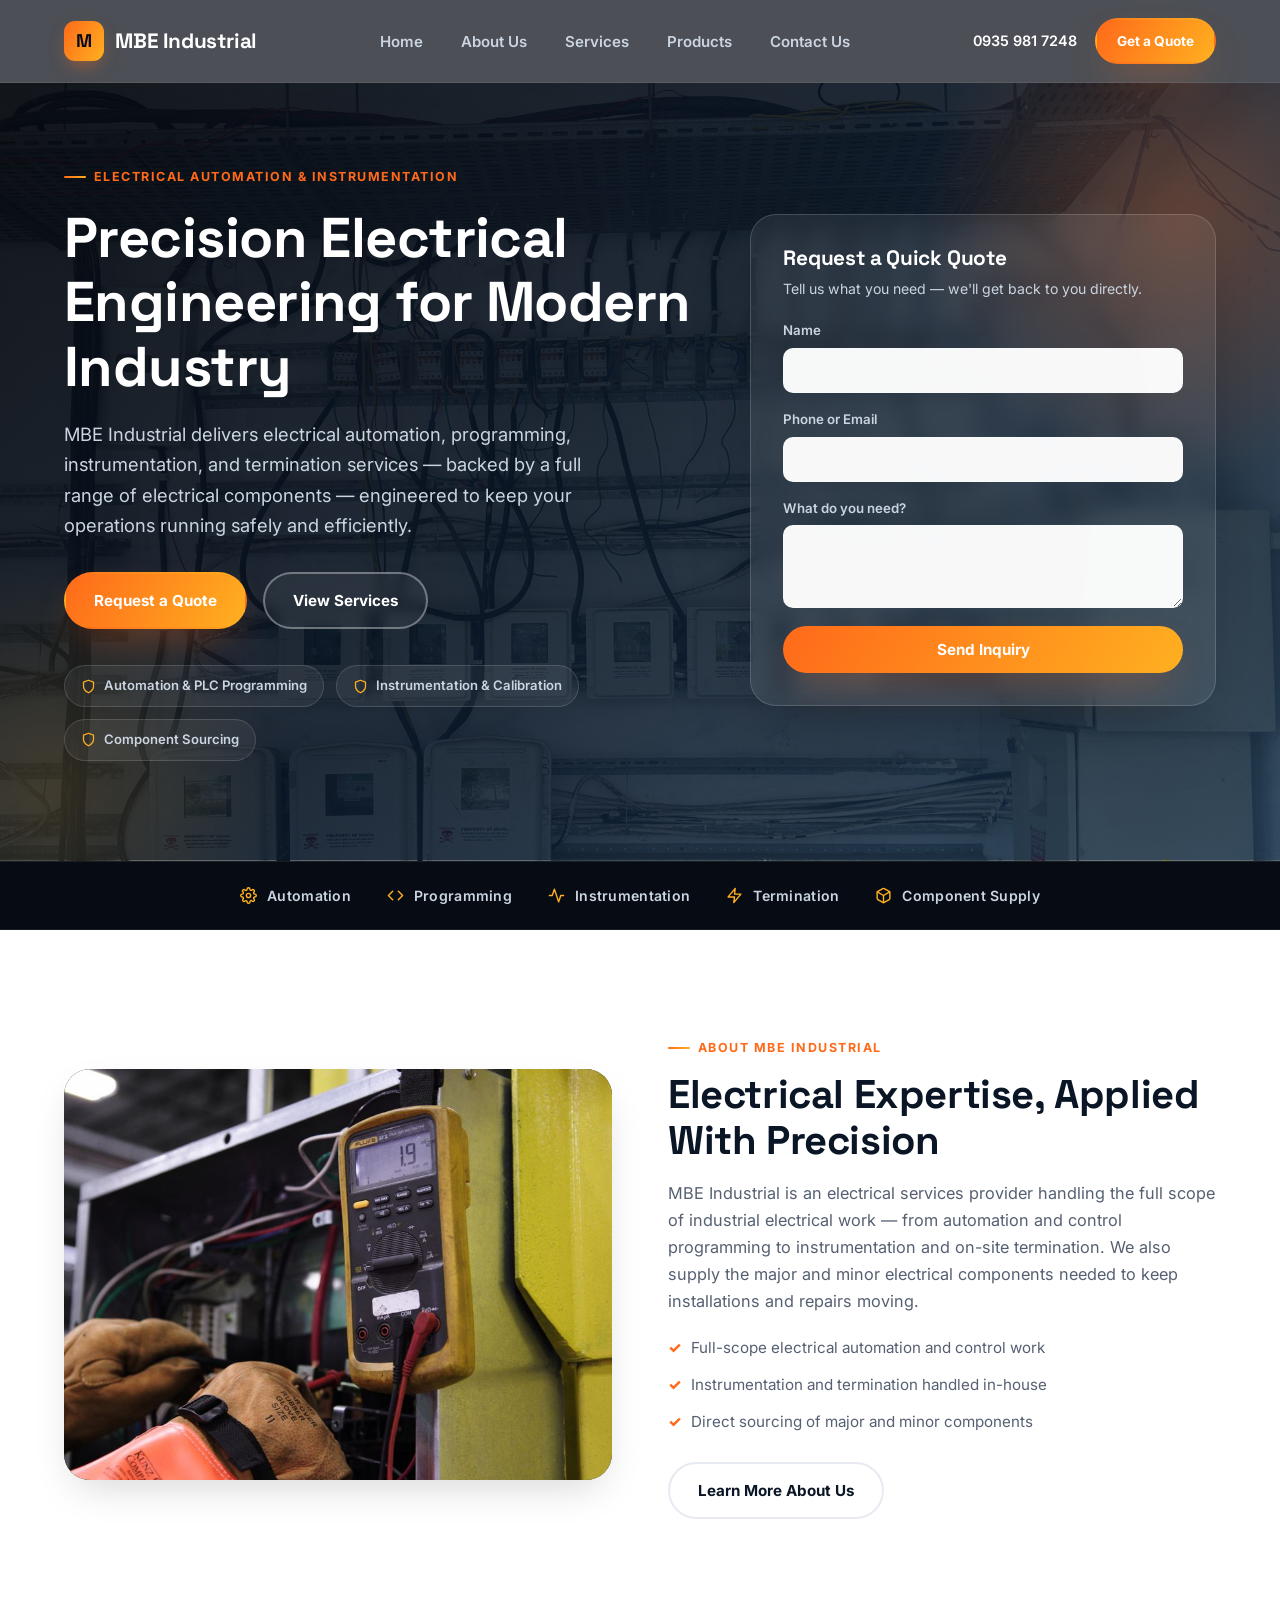
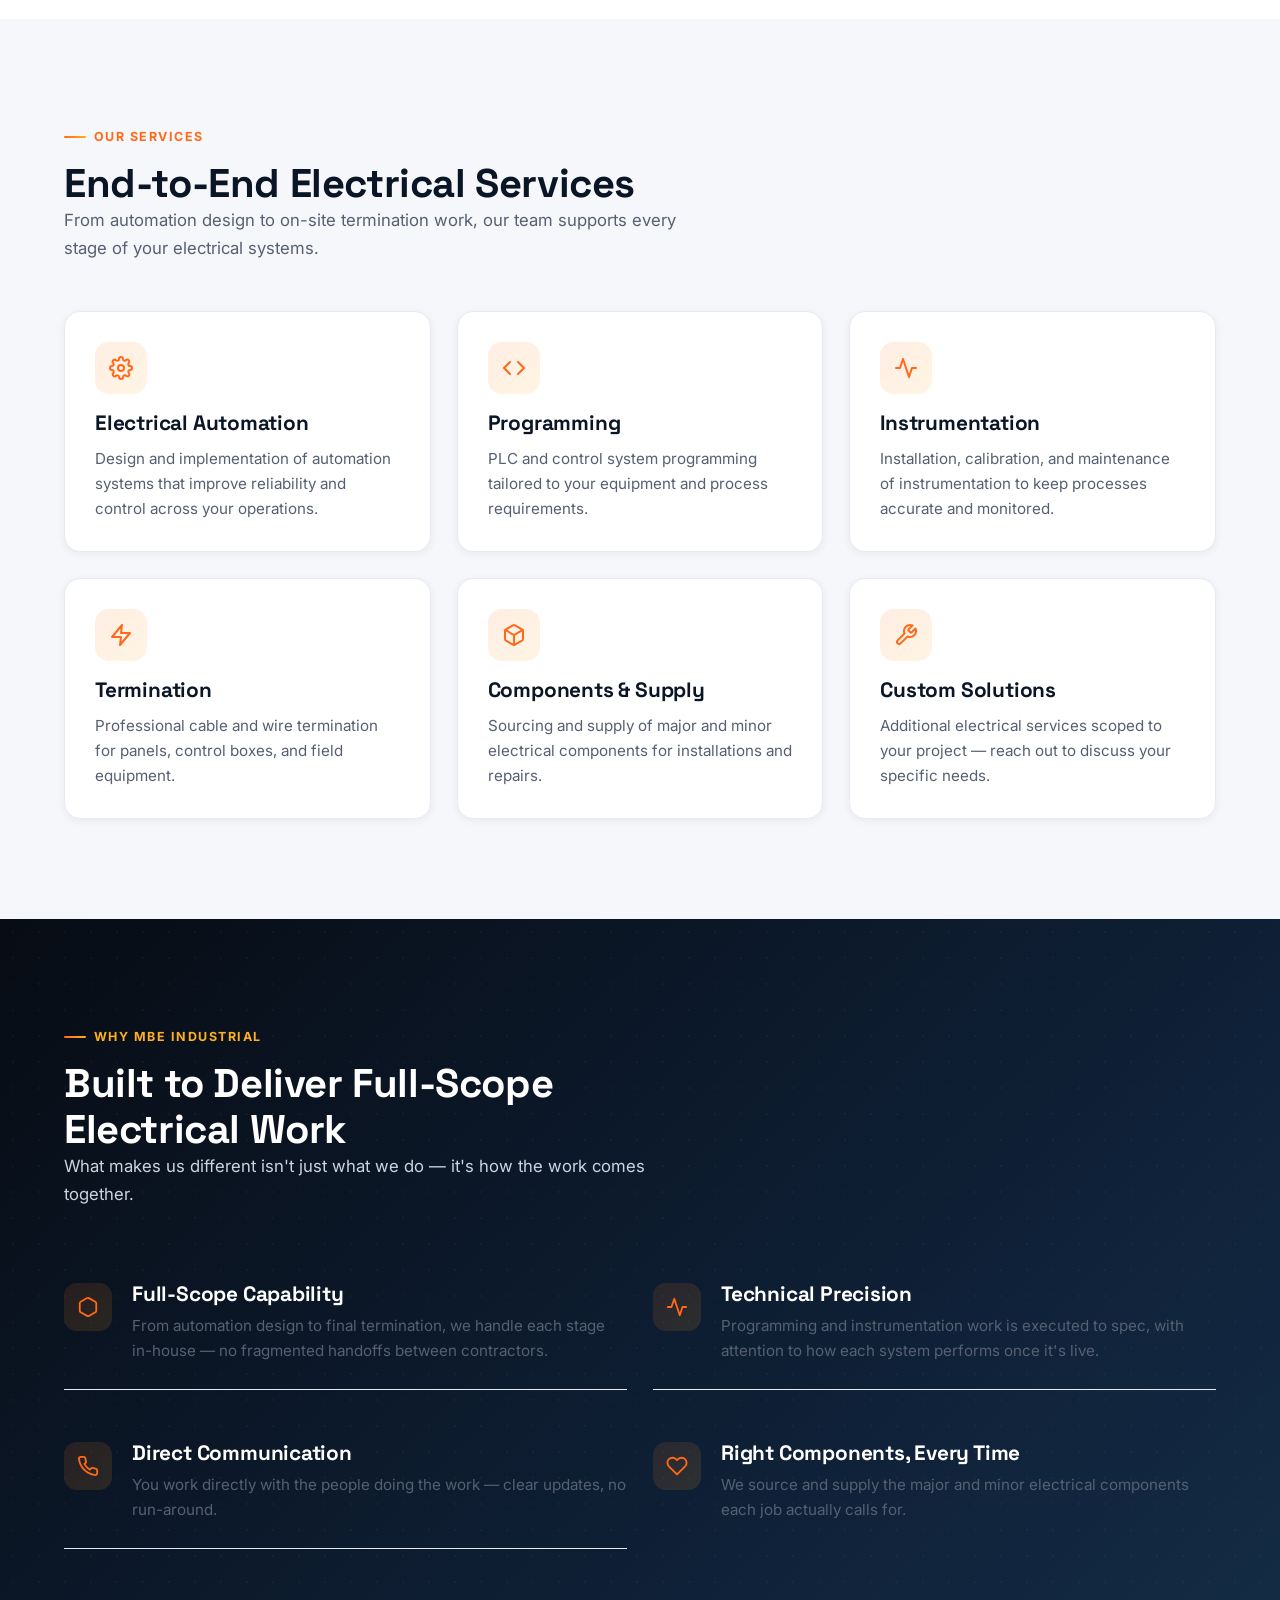
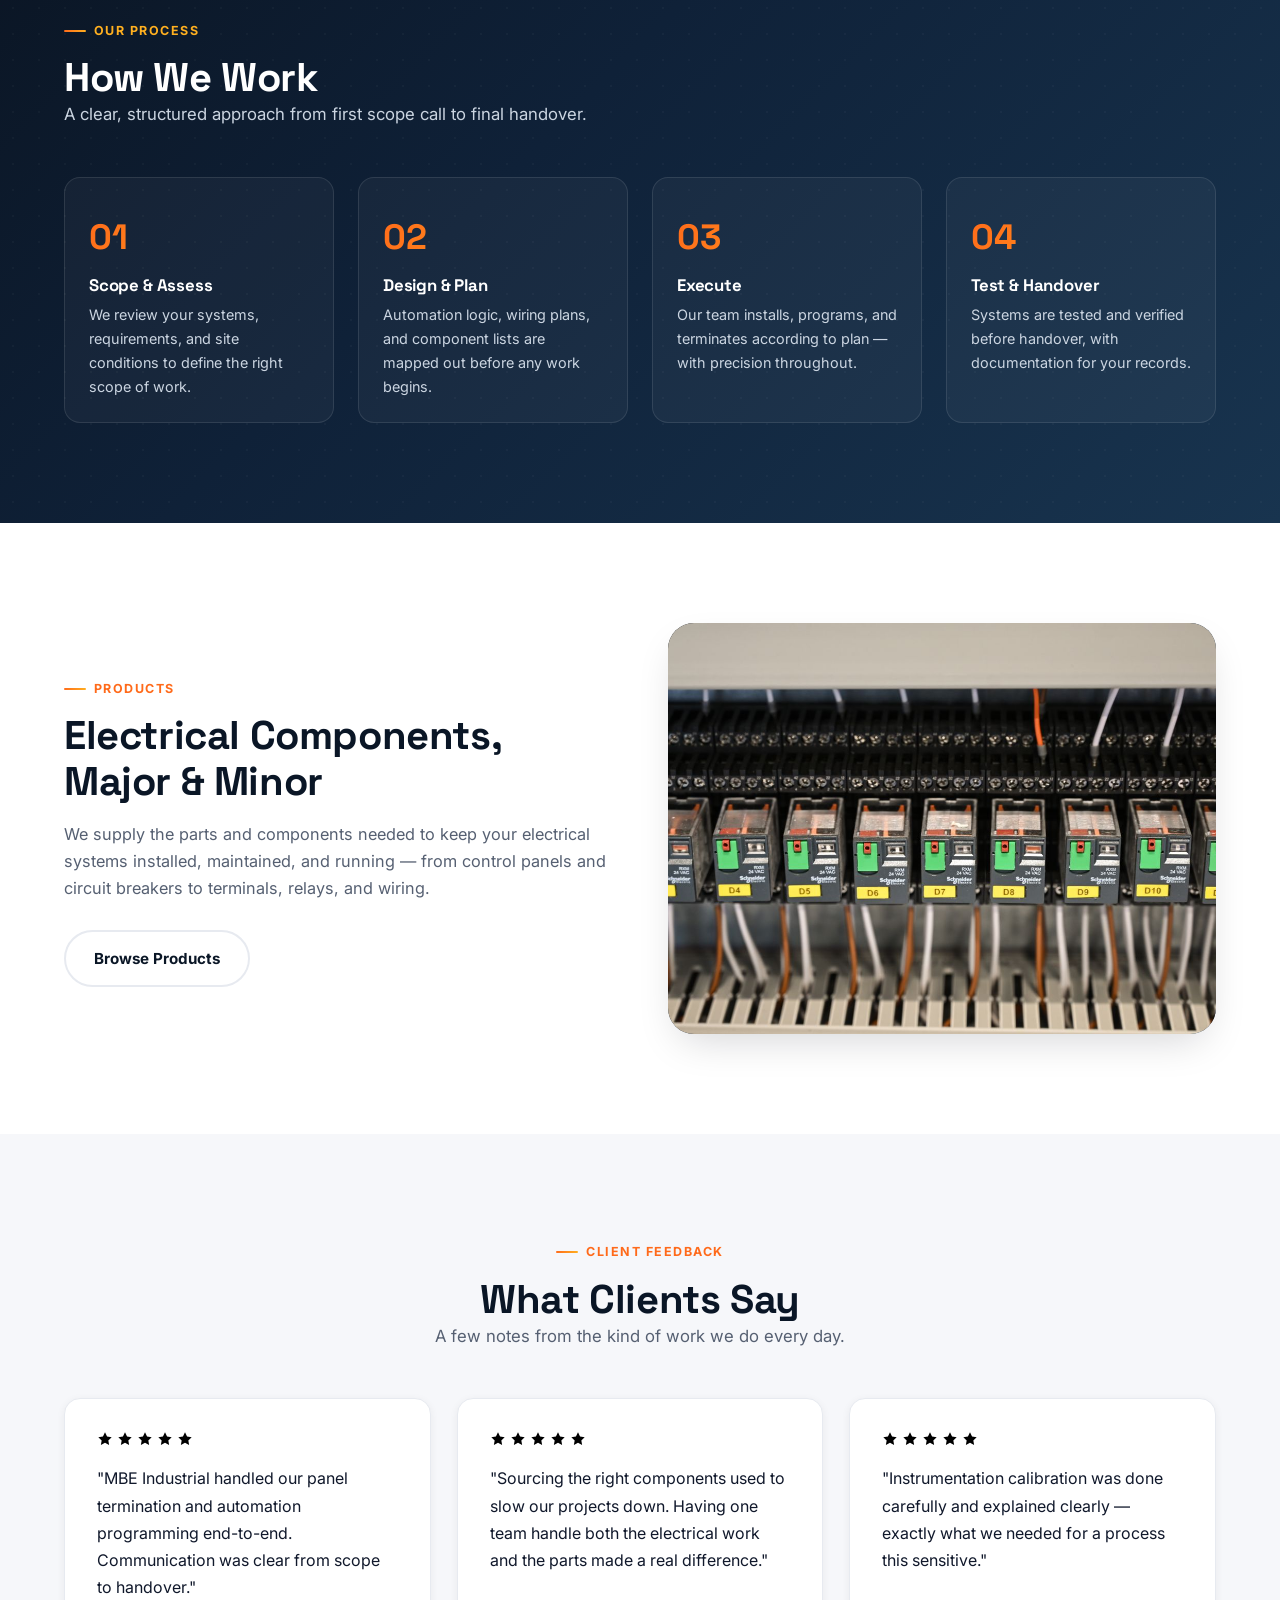
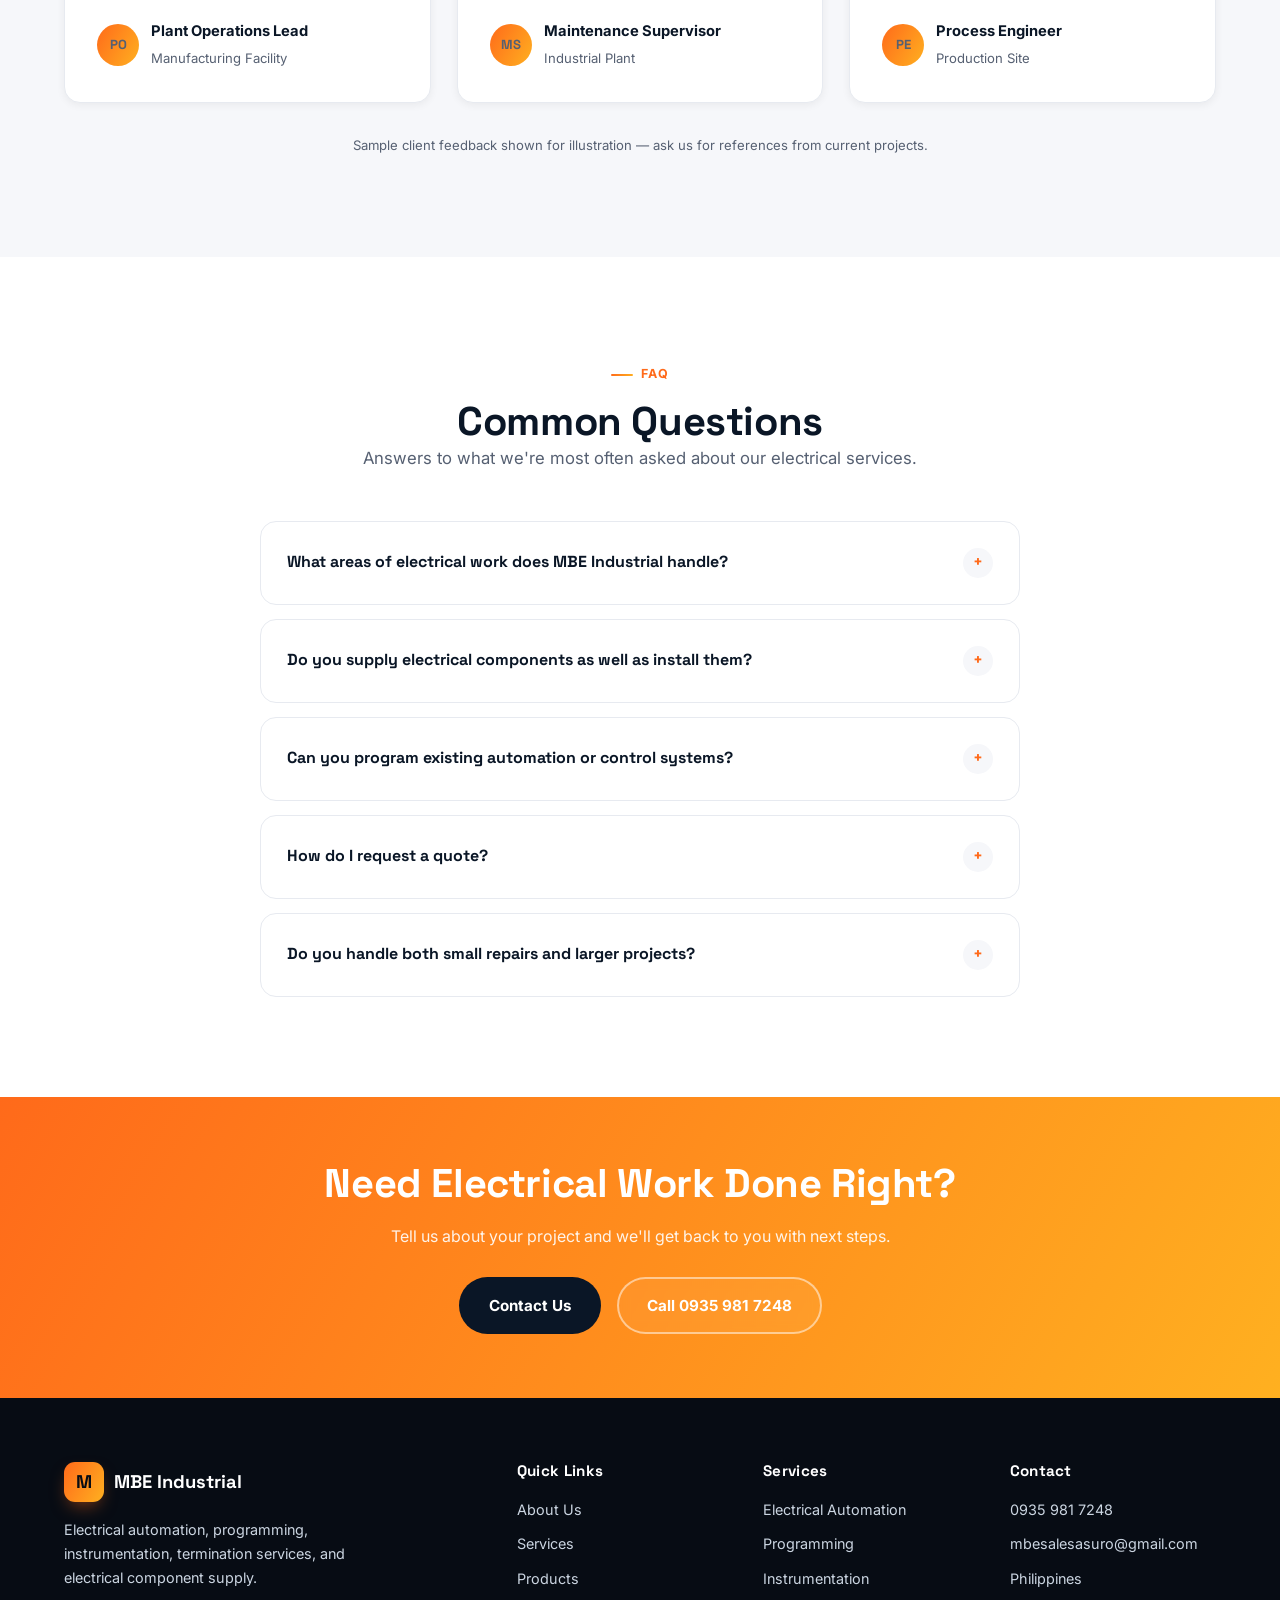
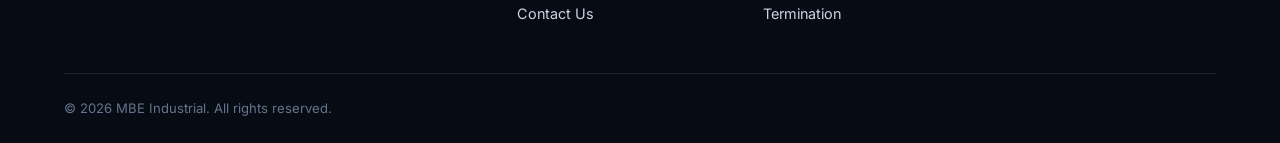
<file: index.html>
<!DOCTYPE html>
<html lang="en">
<head>
<meta charset="UTF-8" />
<meta name="viewport" content="width=device-width, initial-scale=1.0" />
<title>MBE Industrial | Electrical Automation, Instrumentation &amp; Components</title>
<meta name="description" content="MBE Industrial provides electrical automation, programming, instrumentation, and termination services, plus major and minor electrical components." />
<link rel="preconnect" href="https://fonts.googleapis.com">
<link rel="preconnect" href="https://fonts.gstatic.com" crossorigin>
<link href="https://fonts.googleapis.com/css2?family=Space+Grotesk:wght@500;600;700&family=Inter:wght@400;500;600;700;800&display=swap" rel="stylesheet">
<link rel="stylesheet" href="/css/style.css?v=5" />
</head>
<body>

<header class="site-header">
  <nav class="nav container">
    <a href="/" class="brand">
      <span class="brand__mark">M</span>
      MBE Industrial
    </a>
    <ul class="nav__links">
      <li><a href="/">Home</a></li>
      <li><a href="/about/">About Us</a></li>
      <li><a href="/services/">Services</a></li>
      <li><a href="/products/">Products</a></li>
      <li><a href="/contact/">Contact Us</a></li>
    </ul>
    <div class="nav__cta">
      <a href="tel:+639359817248" class="nav__phone">0935 981 7248</a>
      <a href="/contact/" class="btn btn--primary btn--sm">Get a Quote</a>
      <button class="nav__toggle" aria-label="Toggle menu">
        <span></span><span></span><span></span>
      </button>
    </div>
  </nav>
</header>

<section class="hero">
  <div class="container hero__grid">
    <div>
      <span class="eyebrow">Electrical Automation &amp; Instrumentation</span>
      <h1>Precision Electrical Engineering for Modern Industry</h1>
      <p class="lead">MBE Industrial delivers electrical automation, programming, instrumentation, and termination services &mdash; backed by a full range of electrical components &mdash; engineered to keep your operations running safely and efficiently.</p>
      <div class="btn-row">
        <a href="/contact/" class="btn btn--primary">Request a Quote</a>
        <a href="/services/" class="btn btn--outline">View Services</a>
      </div>
      <div class="hero__badges">
        <span class="hero__badge">
          <svg viewBox="0 0 24 24" fill="none" stroke="currentColor" stroke-width="2" stroke-linecap="round" stroke-linejoin="round"><path d="M12 22s8-4 8-10V5l-8-3-8 3v7c0 6 8 10 8 10z"></path></svg>
          Automation &amp; PLC Programming
        </span>
        <span class="hero__badge">
          <svg viewBox="0 0 24 24" fill="none" stroke="currentColor" stroke-width="2" stroke-linecap="round" stroke-linejoin="round"><path d="M12 22s8-4 8-10V5l-8-3-8 3v7c0 6 8 10 8 10z"></path></svg>
          Instrumentation &amp; Calibration
        </span>
        <span class="hero__badge">
          <svg viewBox="0 0 24 24" fill="none" stroke="currentColor" stroke-width="2" stroke-linecap="round" stroke-linejoin="round"><path d="M12 22s8-4 8-10V5l-8-3-8 3v7c0 6 8 10 8 10z"></path></svg>
          Component Sourcing
        </span>
      </div>
    </div>
    <div class="hero__panel">
      <h3>Request a Quick Quote</h3>
      <p class="panel-sub">Tell us what you need &mdash; we'll get back to you directly.</p>
      <form class="quote-form" id="quoteForm">
        <div class="form-field">
          <label for="qf-name">Name</label>
          <input type="text" id="qf-name" name="name" required />
        </div>
        <div class="form-field">
          <label for="qf-contact">Phone or Email</label>
          <input type="text" id="qf-contact" name="contact" required />
        </div>
        <div class="form-field">
          <label for="qf-message">What do you need?</label>
          <textarea id="qf-message" name="message" rows="3" required></textarea>
        </div>
        <button type="submit" class="btn btn--primary quote-form__submit">Send Inquiry</button>
      </form>
    </div>
  </div>
</section>

<div class="capability-strip">
  <div class="container capability-strip__track">
    <span class="capability-strip__item">
      <svg viewBox="0 0 24 24" fill="none" stroke="currentColor" stroke-width="2" stroke-linecap="round" stroke-linejoin="round"><circle cx="12" cy="12" r="3"></circle><path d="M19.4 15a1.65 1.65 0 0 0 .33 1.82l.06.06a2 2 0 1 1-2.83 2.83l-.06-.06a1.65 1.65 0 0 0-1.82-.33 1.65 1.65 0 0 0-1 1.51V21a2 2 0 0 1-4 0v-.09A1.65 1.65 0 0 0 9 19.4a1.65 1.65 0 0 0-1.82.33l-.06.06a2 2 0 1 1-2.83-2.83l.06-.06a1.65 1.65 0 0 0 .33-1.82 1.65 1.65 0 0 0-1.51-1H3a2 2 0 0 1 0-4h.09A1.65 1.65 0 0 0 4.6 9a1.65 1.65 0 0 0-.33-1.82l-.06-.06a2 2 0 1 1 2.83-2.83l.06.06a1.65 1.65 0 0 0 1.82.33H9a1.65 1.65 0 0 0 1-1.51V3a2 2 0 0 1 4 0v.09a1.65 1.65 0 0 0 1 1.51 1.65 1.65 0 0 0 1.82-.33l.06-.06a2 2 0 1 1 2.83 2.83l-.06.06a1.65 1.65 0 0 0-.33 1.82V9a1.65 1.65 0 0 0 1.51 1H21a2 2 0 0 1 0 4h-.09a1.65 1.65 0 0 0-1.51 1z"></path></svg>
      Automation
    </span>
    <span class="capability-strip__item">
      <svg viewBox="0 0 24 24" fill="none" stroke="currentColor" stroke-width="2" stroke-linecap="round" stroke-linejoin="round"><polyline points="16 18 22 12 16 6"></polyline><polyline points="8 6 2 12 8 18"></polyline></svg>
      Programming
    </span>
    <span class="capability-strip__item">
      <svg viewBox="0 0 24 24" fill="none" stroke="currentColor" stroke-width="2" stroke-linecap="round" stroke-linejoin="round"><polyline points="22 12 18 12 15 21 9 3 6 12 2 12"></polyline></svg>
      Instrumentation
    </span>
    <span class="capability-strip__item">
      <svg viewBox="0 0 24 24" fill="none" stroke="currentColor" stroke-width="2" stroke-linecap="round" stroke-linejoin="round"><polygon points="13 2 3 14 12 14 11 22 21 10 12 10 13 2"></polygon></svg>
      Termination
    </span>
    <span class="capability-strip__item">
      <svg viewBox="0 0 24 24" fill="none" stroke="currentColor" stroke-width="2" stroke-linecap="round" stroke-linejoin="round"><path d="M21 16V8a2 2 0 0 0-1-1.73l-7-4a2 2 0 0 0-2 0l-7 4A2 2 0 0 0 3 8v8a2 2 0 0 0 1 1.73l7 4a2 2 0 0 0 2 0l7-4A2 2 0 0 0 21 16z"></path><polyline points="3.27 6.96 12 12.01 20.73 6.96"></polyline><line x1="12" y1="22.08" x2="12" y2="12"></line></svg>
      Component Supply
    </span>
  </div>
</div>

<section class="section">
  <div class="container split reveal">
    <div class="split__media">
      <img src="/images/about-teaser.jpg" alt="Electrician testing an industrial control panel" loading="lazy" />
    </div>
    <div>
      <span class="eyebrow">About MBE Industrial</span>
      <h2>Electrical Expertise, Applied With Precision</h2>
      <p style="margin-top:16px; color:var(--text-muted); font-size:1.02rem;">MBE Industrial is an electrical services provider handling the full scope of industrial electrical work &mdash; from automation and control programming to instrumentation and on-site termination. We also supply the major and minor electrical components needed to keep installations and repairs moving.</p>
      <ul style="margin-top:20px; display:flex; flex-direction:column; gap:12px;">
        <li style="display:flex; gap:10px; align-items:baseline; color:var(--text-muted); font-size:0.95rem;"><span style="color:var(--orange); font-weight:800;">&#10003;</span> Full-scope electrical automation and control work</li>
        <li style="display:flex; gap:10px; align-items:baseline; color:var(--text-muted); font-size:0.95rem;"><span style="color:var(--orange); font-weight:800;">&#10003;</span> Instrumentation and termination handled in-house</li>
        <li style="display:flex; gap:10px; align-items:baseline; color:var(--text-muted); font-size:0.95rem;"><span style="color:var(--orange); font-weight:800;">&#10003;</span> Direct sourcing of major and minor components</li>
      </ul>
      <div class="btn-row" style="margin-top:28px;">
        <a href="/about/" class="btn btn--outline-dark">Learn More About Us</a>
      </div>
    </div>
  </div>
</section>

<section class="section section--muted">
  <div class="container">
    <div class="section-head reveal">
      <span class="eyebrow">Our Services</span>
      <h2>End-to-End Electrical Services</h2>
      <p>From automation design to on-site termination work, our team supports every stage of your electrical systems.</p>
    </div>
    <div class="grid grid--3">
      <div class="card reveal">
        <div class="card__icon">
          <svg viewBox="0 0 24 24" fill="none" stroke="currentColor" stroke-width="2" stroke-linecap="round" stroke-linejoin="round"><circle cx="12" cy="12" r="3"></circle><path d="M19.4 15a1.65 1.65 0 0 0 .33 1.82l.06.06a2 2 0 1 1-2.83 2.83l-.06-.06a1.65 1.65 0 0 0-1.82-.33 1.65 1.65 0 0 0-1 1.51V21a2 2 0 0 1-4 0v-.09A1.65 1.65 0 0 0 9 19.4a1.65 1.65 0 0 0-1.82.33l-.06.06a2 2 0 1 1-2.83-2.83l.06-.06a1.65 1.65 0 0 0 .33-1.82 1.65 1.65 0 0 0-1.51-1H3a2 2 0 0 1 0-4h.09A1.65 1.65 0 0 0 4.6 9a1.65 1.65 0 0 0-.33-1.82l-.06-.06a2 2 0 1 1 2.83-2.83l.06.06a1.65 1.65 0 0 0 1.82.33H9a1.65 1.65 0 0 0 1-1.51V3a2 2 0 0 1 4 0v.09a1.65 1.65 0 0 0 1 1.51 1.65 1.65 0 0 0 1.82-.33l.06-.06a2 2 0 1 1 2.83 2.83l-.06.06a1.65 1.65 0 0 0-.33 1.82V9a1.65 1.65 0 0 0 1.51 1H21a2 2 0 0 1 0 4h-.09a1.65 1.65 0 0 0-1.51 1z"></path></svg>
        </div>
        <h3>Electrical Automation</h3>
        <p>Design and implementation of automation systems that improve reliability and control across your operations.</p>
      </div>
      <div class="card reveal">
        <div class="card__icon">
          <svg viewBox="0 0 24 24" fill="none" stroke="currentColor" stroke-width="2" stroke-linecap="round" stroke-linejoin="round"><polyline points="16 18 22 12 16 6"></polyline><polyline points="8 6 2 12 8 18"></polyline></svg>
        </div>
        <h3>Programming</h3>
        <p>PLC and control system programming tailored to your equipment and process requirements.</p>
      </div>
      <div class="card reveal">
        <div class="card__icon">
          <svg viewBox="0 0 24 24" fill="none" stroke="currentColor" stroke-width="2" stroke-linecap="round" stroke-linejoin="round"><polyline points="22 12 18 12 15 21 9 3 6 12 2 12"></polyline></svg>
        </div>
        <h3>Instrumentation</h3>
        <p>Installation, calibration, and maintenance of instrumentation to keep processes accurate and monitored.</p>
      </div>
      <div class="card reveal">
        <div class="card__icon">
          <svg viewBox="0 0 24 24" fill="none" stroke="currentColor" stroke-width="2" stroke-linecap="round" stroke-linejoin="round"><polygon points="13 2 3 14 12 14 11 22 21 10 12 10 13 2"></polygon></svg>
        </div>
        <h3>Termination</h3>
        <p>Professional cable and wire termination for panels, control boxes, and field equipment.</p>
      </div>
      <div class="card reveal">
        <div class="card__icon">
          <svg viewBox="0 0 24 24" fill="none" stroke="currentColor" stroke-width="2" stroke-linecap="round" stroke-linejoin="round"><path d="M21 16V8a2 2 0 0 0-1-1.73l-7-4a2 2 0 0 0-2 0l-7 4A2 2 0 0 0 3 8v8a2 2 0 0 0 1 1.73l7 4a2 2 0 0 0 2 0l7-4A2 2 0 0 0 21 16z"></path><polyline points="3.27 6.96 12 12.01 20.73 6.96"></polyline><line x1="12" y1="22.08" x2="12" y2="12"></line></svg>
        </div>
        <h3>Components &amp; Supply</h3>
        <p>Sourcing and supply of major and minor electrical components for installations and repairs.</p>
      </div>
      <div class="card reveal">
        <div class="card__icon">
          <svg viewBox="0 0 24 24" fill="none" stroke="currentColor" stroke-width="2" stroke-linecap="round" stroke-linejoin="round"><path d="M14.7 6.3a1 1 0 0 0 0 1.4l1.6 1.6a1 1 0 0 0 1.4 0l3.77-3.77a6 6 0 0 1-7.94 7.94l-6.91 6.91a2.12 2.12 0 0 1-3-3l6.91-6.91a6 6 0 0 1 7.94-7.94l-3.76 3.76z"></path></svg>
        </div>
        <h3>Custom Solutions</h3>
        <p>Additional electrical services scoped to your project &mdash; reach out to discuss your specific needs.</p>
      </div>
    </div>
  </div>
</section>

<section class="section section--dark">
  <div class="container">
    <div class="section-head reveal">
      <span class="eyebrow">Why MBE Industrial</span>
      <h2>Built to Deliver Full-Scope Electrical Work</h2>
      <p>What makes us different isn't just what we do &mdash; it's how the work comes together.</p>
    </div>
    <div class="grid grid--2 reveal">
      <div class="feature-row">
        <div class="feature-row__icon">
          <svg viewBox="0 0 24 24" fill="none" stroke="currentColor" stroke-width="2" stroke-linecap="round" stroke-linejoin="round"><path d="M21 16V8a2 2 0 0 0-1-1.73l-7-4a2 2 0 0 0-2 0l-7 4A2 2 0 0 0 3 8v8a2 2 0 0 0 1 1.73l7 4a2 2 0 0 0 2 0l7-4A2 2 0 0 0 21 16z"></path></svg>
        </div>
        <div>
          <h3 style="color:var(--white);">Full-Scope Capability</h3>
          <p>From automation design to final termination, we handle each stage in-house &mdash; no fragmented handoffs between contractors.</p>
        </div>
      </div>
      <div class="feature-row">
        <div class="feature-row__icon">
          <svg viewBox="0 0 24 24" fill="none" stroke="currentColor" stroke-width="2" stroke-linecap="round" stroke-linejoin="round"><polyline points="22 12 18 12 15 21 9 3 6 12 2 12"></polyline></svg>
        </div>
        <div>
          <h3 style="color:var(--white);">Technical Precision</h3>
          <p>Programming and instrumentation work is executed to spec, with attention to how each system performs once it's live.</p>
        </div>
      </div>
      <div class="feature-row">
        <div class="feature-row__icon">
          <svg viewBox="0 0 24 24" fill="none" stroke="currentColor" stroke-width="2" stroke-linecap="round" stroke-linejoin="round"><path d="M22 16.92v3a2 2 0 0 1-2.18 2 19.79 19.79 0 0 1-8.63-3.07 19.5 19.5 0 0 1-6-6 19.79 19.79 0 0 1-3.07-8.67A2 2 0 0 1 4.11 2h3a2 2 0 0 1 2 1.72c.127.96.361 1.903.7 2.81a2 2 0 0 1-.45 2.11L8.09 9.91a16 16 0 0 0 6 6l1.27-1.27a2 2 0 0 1 2.11-.45c.907.339 1.85.573 2.81.7A2 2 0 0 1 22 16.92z"></path></svg>
        </div>
        <div>
          <h3 style="color:var(--white);">Direct Communication</h3>
          <p>You work directly with the people doing the work &mdash; clear updates, no run-around.</p>
        </div>
      </div>
      <div class="feature-row">
        <div class="feature-row__icon">
          <svg viewBox="0 0 24 24" fill="none" stroke="currentColor" stroke-width="2" stroke-linecap="round" stroke-linejoin="round"><path d="M20.84 4.61a5.5 5.5 0 0 0-7.78 0L12 5.67l-1.06-1.06a5.5 5.5 0 0 0-7.78 7.78l1.06 1.06L12 21.23l7.78-7.78 1.06-1.06a5.5 5.5 0 0 0 0-7.78z"></path></svg>
        </div>
        <div>
          <h3 style="color:var(--white);">Right Components, Every Time</h3>
          <p>We source and supply the major and minor electrical components each job actually calls for.</p>
        </div>
      </div>
    </div>

    <div class="section-head reveal" style="margin-top:64px;">
      <span class="eyebrow">Our Process</span>
      <h2>How We Work</h2>
      <p>A clear, structured approach from first scope call to final handover.</p>
    </div>
    <div class="steps reveal">
      <div class="step">
        <span class="step__index">01</span>
        <h3>Scope &amp; Assess</h3>
        <p>We review your systems, requirements, and site conditions to define the right scope of work.</p>
      </div>
      <div class="step">
        <span class="step__index">02</span>
        <h3>Design &amp; Plan</h3>
        <p>Automation logic, wiring plans, and component lists are mapped out before any work begins.</p>
      </div>
      <div class="step">
        <span class="step__index">03</span>
        <h3>Execute</h3>
        <p>Our team installs, programs, and terminates according to plan &mdash; with precision throughout.</p>
      </div>
      <div class="step">
        <span class="step__index">04</span>
        <h3>Test &amp; Handover</h3>
        <p>Systems are tested and verified before handover, with documentation for your records.</p>
      </div>
    </div>
  </div>
</section>

<section class="section">
  <div class="container split reveal">
    <div>
      <span class="eyebrow">Products</span>
      <h2>Electrical Components, Major &amp; Minor</h2>
      <p style="margin-top:16px; color:var(--text-muted); font-size:1.02rem;">We supply the parts and components needed to keep your electrical systems installed, maintained, and running &mdash; from control panels and circuit breakers to terminals, relays, and wiring.</p>
      <div class="btn-row" style="margin-top:28px;">
        <a href="/products/" class="btn btn--outline-dark">Browse Products</a>
      </div>
    </div>
    <div class="split__media">
      <img src="/images/components.jpg" alt="Rows of electrical relay components in an industrial panel" loading="lazy" />
    </div>
  </div>
</section>

<section class="section section--muted">
  <div class="container">
    <div class="section-head section-head--center reveal">
      <span class="eyebrow">Client Feedback</span>
      <h2>What Clients Say</h2>
      <p>A few notes from the kind of work we do every day.</p>
    </div>
    <!-- Sample testimonial copy — replace with real client quotes before launch -->
    <div class="grid grid--3 reveal">
      <div class="testimonial-card">
        <div class="testimonial-card__stars">
          <svg viewBox="0 0 24 24"><polygon points="12 2 15.09 8.26 22 9.27 17 14.14 18.18 21.02 12 17.77 5.82 21.02 7 14.14 2 9.27 8.91 8.26 12 2"></polygon></svg>
          <svg viewBox="0 0 24 24"><polygon points="12 2 15.09 8.26 22 9.27 17 14.14 18.18 21.02 12 17.77 5.82 21.02 7 14.14 2 9.27 8.91 8.26 12 2"></polygon></svg>
          <svg viewBox="0 0 24 24"><polygon points="12 2 15.09 8.26 22 9.27 17 14.14 18.18 21.02 12 17.77 5.82 21.02 7 14.14 2 9.27 8.91 8.26 12 2"></polygon></svg>
          <svg viewBox="0 0 24 24"><polygon points="12 2 15.09 8.26 22 9.27 17 14.14 18.18 21.02 12 17.77 5.82 21.02 7 14.14 2 9.27 8.91 8.26 12 2"></polygon></svg>
          <svg viewBox="0 0 24 24"><polygon points="12 2 15.09 8.26 22 9.27 17 14.14 18.18 21.02 12 17.77 5.82 21.02 7 14.14 2 9.27 8.91 8.26 12 2"></polygon></svg>
        </div>
        <p class="testimonial-card__quote">"MBE Industrial handled our panel termination and automation programming end-to-end. Communication was clear from scope to handover."</p>
        <div class="testimonial-card__author">
          <span class="testimonial-card__avatar">PO</span>
          <div>
            <strong>Plant Operations Lead</strong>
            <span>Manufacturing Facility</span>
          </div>
        </div>
      </div>
      <div class="testimonial-card">
        <div class="testimonial-card__stars">
          <svg viewBox="0 0 24 24"><polygon points="12 2 15.09 8.26 22 9.27 17 14.14 18.18 21.02 12 17.77 5.82 21.02 7 14.14 2 9.27 8.91 8.26 12 2"></polygon></svg>
          <svg viewBox="0 0 24 24"><polygon points="12 2 15.09 8.26 22 9.27 17 14.14 18.18 21.02 12 17.77 5.82 21.02 7 14.14 2 9.27 8.91 8.26 12 2"></polygon></svg>
          <svg viewBox="0 0 24 24"><polygon points="12 2 15.09 8.26 22 9.27 17 14.14 18.18 21.02 12 17.77 5.82 21.02 7 14.14 2 9.27 8.91 8.26 12 2"></polygon></svg>
          <svg viewBox="0 0 24 24"><polygon points="12 2 15.09 8.26 22 9.27 17 14.14 18.18 21.02 12 17.77 5.82 21.02 7 14.14 2 9.27 8.91 8.26 12 2"></polygon></svg>
          <svg viewBox="0 0 24 24"><polygon points="12 2 15.09 8.26 22 9.27 17 14.14 18.18 21.02 12 17.77 5.82 21.02 7 14.14 2 9.27 8.91 8.26 12 2"></polygon></svg>
        </div>
        <p class="testimonial-card__quote">"Sourcing the right components used to slow our projects down. Having one team handle both the electrical work and the parts made a real difference."</p>
        <div class="testimonial-card__author">
          <span class="testimonial-card__avatar">MS</span>
          <div>
            <strong>Maintenance Supervisor</strong>
            <span>Industrial Plant</span>
          </div>
        </div>
      </div>
      <div class="testimonial-card">
        <div class="testimonial-card__stars">
          <svg viewBox="0 0 24 24"><polygon points="12 2 15.09 8.26 22 9.27 17 14.14 18.18 21.02 12 17.77 5.82 21.02 7 14.14 2 9.27 8.91 8.26 12 2"></polygon></svg>
          <svg viewBox="0 0 24 24"><polygon points="12 2 15.09 8.26 22 9.27 17 14.14 18.18 21.02 12 17.77 5.82 21.02 7 14.14 2 9.27 8.91 8.26 12 2"></polygon></svg>
          <svg viewBox="0 0 24 24"><polygon points="12 2 15.09 8.26 22 9.27 17 14.14 18.18 21.02 12 17.77 5.82 21.02 7 14.14 2 9.27 8.91 8.26 12 2"></polygon></svg>
          <svg viewBox="0 0 24 24"><polygon points="12 2 15.09 8.26 22 9.27 17 14.14 18.18 21.02 12 17.77 5.82 21.02 7 14.14 2 9.27 8.91 8.26 12 2"></polygon></svg>
          <svg viewBox="0 0 24 24"><polygon points="12 2 15.09 8.26 22 9.27 17 14.14 18.18 21.02 12 17.77 5.82 21.02 7 14.14 2 9.27 8.91 8.26 12 2"></polygon></svg>
        </div>
        <p class="testimonial-card__quote">"Instrumentation calibration was done carefully and explained clearly &mdash; exactly what we needed for a process this sensitive."</p>
        <div class="testimonial-card__author">
          <span class="testimonial-card__avatar">PE</span>
          <div>
            <strong>Process Engineer</strong>
            <span>Production Site</span>
          </div>
        </div>
      </div>
    </div>
    <p class="testimonial-note">Sample client feedback shown for illustration &mdash; ask us for references from current projects.</p>
  </div>
</section>

<section class="section">
  <div class="container">
    <div class="section-head section-head--center reveal">
      <span class="eyebrow">FAQ</span>
      <h2>Common Questions</h2>
      <p>Answers to what we're most often asked about our electrical services.</p>
    </div>
    <div class="faq-list reveal" style="max-width:760px; margin:0 auto;">
      <details class="faq-item">
        <summary>What areas of electrical work does MBE Industrial handle?<span class="faq-item__icon">+</span></summary>
        <div class="faq-item__body">We handle electrical automation, programming, instrumentation, and termination &mdash; covering projects from initial design through installation and handover.</div>
      </details>
      <details class="faq-item">
        <summary>Do you supply electrical components as well as install them?<span class="faq-item__icon">+</span></summary>
        <div class="faq-item__body">Yes. Alongside our services, we source and supply major and minor electrical components for installations, upgrades, and repairs.</div>
      </details>
      <details class="faq-item">
        <summary>Can you program existing automation or control systems?<span class="faq-item__icon">+</span></summary>
        <div class="faq-item__body">Yes &mdash; we work on both new installations and existing automation or control systems that need reprogramming, upgrades, or troubleshooting.</div>
      </details>
      <details class="faq-item">
        <summary>How do I request a quote?<span class="faq-item__icon">+</span></summary>
        <div class="faq-item__body">Use the quote form on this page or our Contact page, or reach us directly by phone or email &mdash; details are in the footer below.</div>
      </details>
      <details class="faq-item">
        <summary>Do you handle both small repairs and larger projects?<span class="faq-item__icon">+</span></summary>
        <div class="faq-item__body">Yes. Reach out with your project details and we'll scope it accordingly, whether it's a small repair or a larger installation.</div>
      </details>
    </div>
  </div>
</section>

<section class="cta-band">
  <div class="container">
    <h2>Need Electrical Work Done Right?</h2>
    <p>Tell us about your project and we'll get back to you with next steps.</p>
    <div class="btn-row">
      <a href="/contact/" class="btn btn--dark">Contact Us</a>
      <a href="tel:+639359817248" class="btn btn--outline">Call 0935 981 7248</a>
    </div>
  </div>
</section>

<footer class="site-footer">
  <div class="container">
    <div class="footer-grid">
      <div>
        <div class="footer-brand">
          <span class="brand__mark">M</span>
          MBE Industrial
        </div>
        <p>Electrical automation, programming, instrumentation, termination services, and electrical component supply.</p>
      </div>
      <div>
        <h4>Quick Links</h4>
        <ul>
          <li><a href="/about/">About Us</a></li>
          <li><a href="/services/">Services</a></li>
          <li><a href="/products/">Products</a></li>
          <li><a href="/contact/">Contact Us</a></li>
        </ul>
      </div>
      <div>
        <h4>Services</h4>
        <ul>
          <li>Electrical Automation</li>
          <li>Programming</li>
          <li>Instrumentation</li>
          <li>Termination</li>
        </ul>
      </div>
      <div>
        <h4>Contact</h4>
        <ul>
          <li><a href="tel:+639359817248">0935 981 7248</a></li>
          <li><a href="mailto:mbesalesasuro@gmail.com">mbesalesasuro@gmail.com</a></li>
          <li><span>Philippines</span></li>
        </ul>
      </div>
    </div>
    <div class="footer-bottom">
      <span>&copy; <span id="year"></span> MBE Industrial. All rights reserved.</span>
    </div>
  </div>
</footer>

<script src="/js/script.js?v=5"></script>
</body>
</html>
</file>
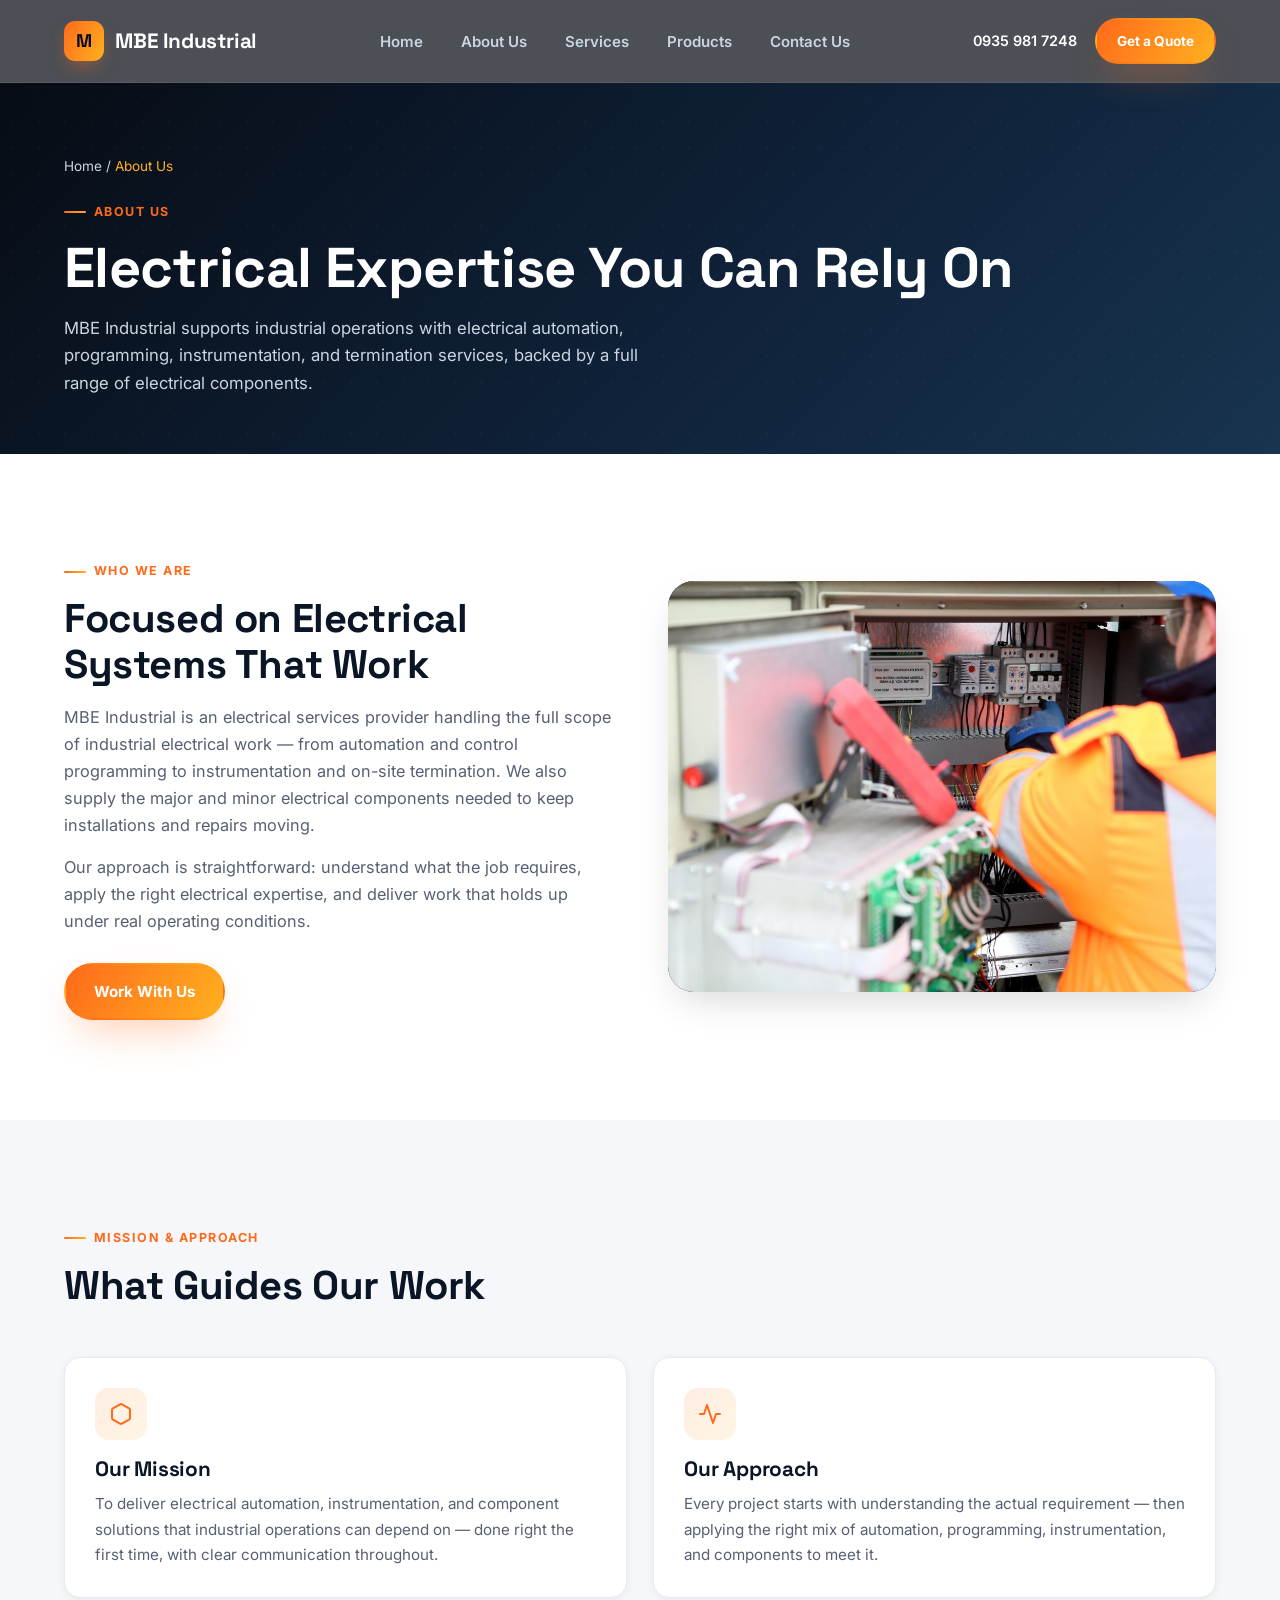
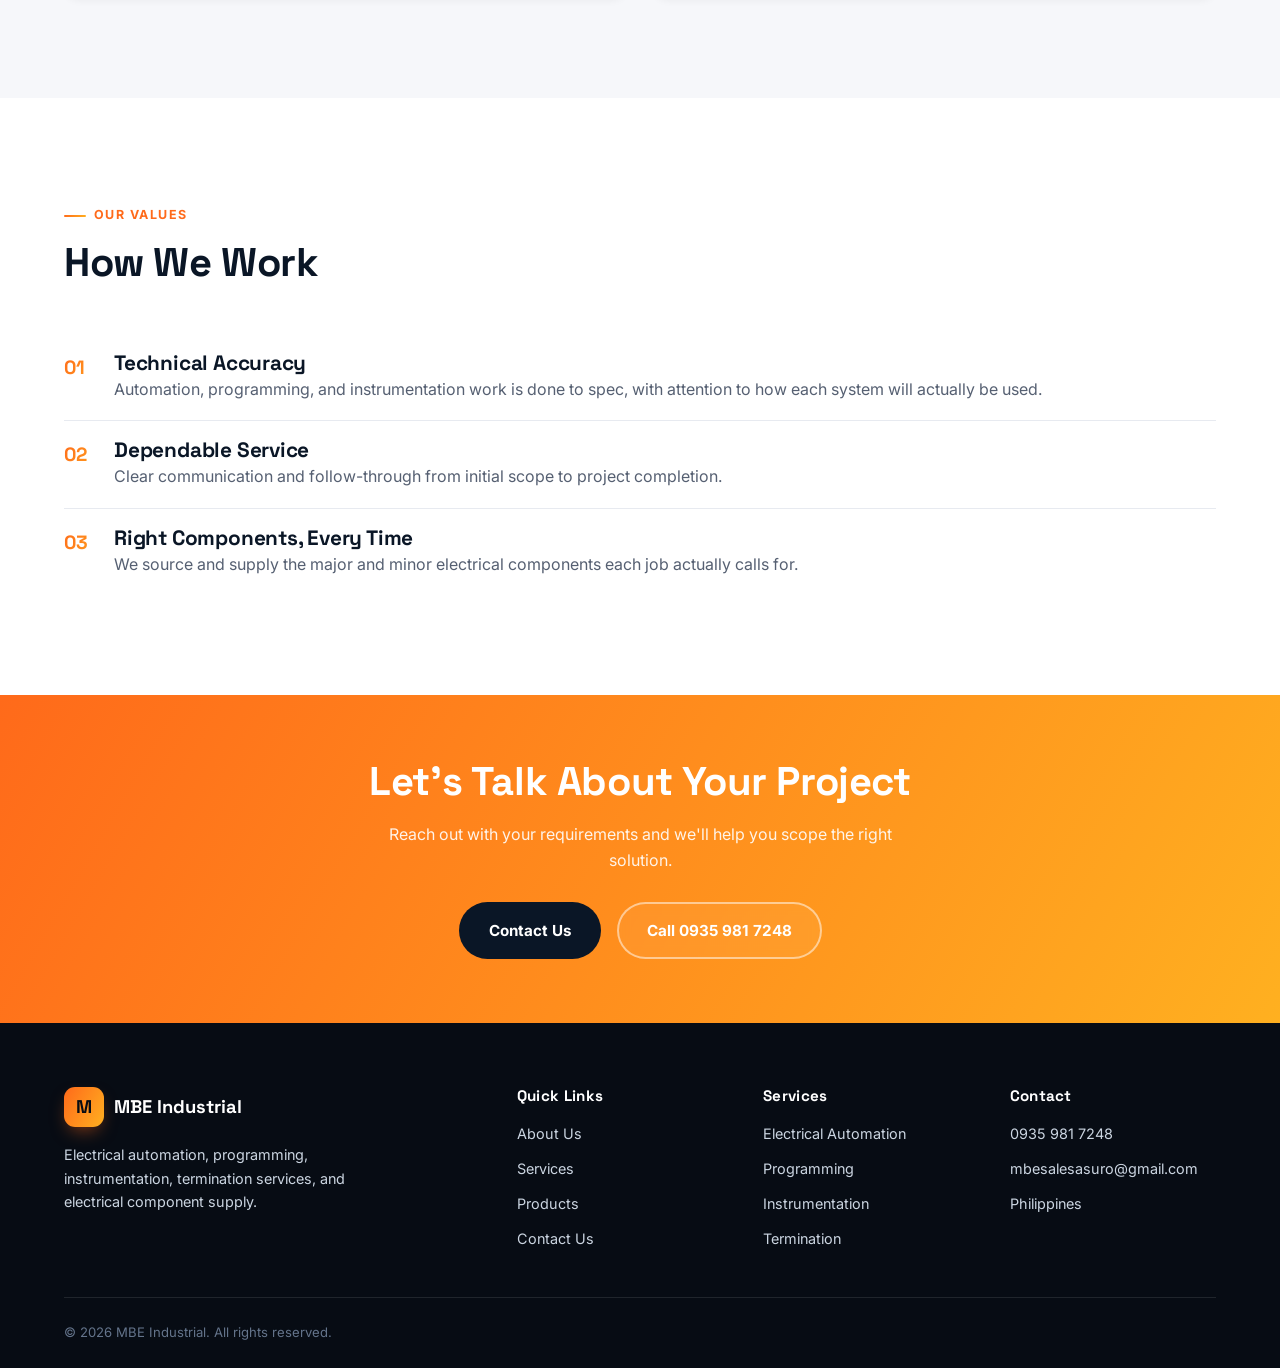
<file: about/index.html>
<!DOCTYPE html>
<html lang="en">
<head>
<meta charset="UTF-8" />
<meta name="viewport" content="width=device-width, initial-scale=1.0" />
<title>About Us | MBE Industrial</title>
<meta name="description" content="Learn about MBE Industrial, an electrical services provider specializing in automation, programming, instrumentation, and termination." />
<link rel="preconnect" href="https://fonts.googleapis.com">
<link rel="preconnect" href="https://fonts.gstatic.com" crossorigin>
<link href="https://fonts.googleapis.com/css2?family=Space+Grotesk:wght@500;600;700&family=Inter:wght@400;500;600;700;800&display=swap" rel="stylesheet">
<link rel="stylesheet" href="/css/style.css?v=5" />
</head>
<body>

<header class="site-header">
  <nav class="nav container">
    <a href="/" class="brand">
      <span class="brand__mark">M</span>
      MBE Industrial
    </a>
    <ul class="nav__links">
      <li><a href="/">Home</a></li>
      <li><a href="/about/">About Us</a></li>
      <li><a href="/services/">Services</a></li>
      <li><a href="/products/">Products</a></li>
      <li><a href="/contact/">Contact Us</a></li>
    </ul>
    <div class="nav__cta">
      <a href="tel:+639359817248" class="nav__phone">0935 981 7248</a>
      <a href="/contact/" class="btn btn--primary btn--sm">Get a Quote</a>
      <button class="nav__toggle" aria-label="Toggle menu">
        <span></span><span></span><span></span>
      </button>
    </div>
  </nav>
</header>

<section class="page-header">
  <div class="container">
    <div class="breadcrumb">Home / <span>About Us</span></div>
    <span class="eyebrow">About Us</span>
    <h1>Electrical Expertise You Can Rely On</h1>
    <p>MBE Industrial supports industrial operations with electrical automation, programming, instrumentation, and termination services, backed by a full range of electrical components.</p>
  </div>
</section>

<section class="section">
  <div class="container split reveal">
    <div>
      <span class="eyebrow">Who We Are</span>
      <h2>Focused on Electrical Systems That Work</h2>
      <p style="margin-top:16px; color:var(--text-muted); font-size:1.02rem;">MBE Industrial is an electrical services provider handling the full scope of industrial electrical work &mdash; from automation and control programming to instrumentation and on-site termination. We also supply the major and minor electrical components needed to keep installations and repairs moving.</p>
      <p style="margin-top:16px; color:var(--text-muted); font-size:1.02rem;">Our approach is straightforward: understand what the job requires, apply the right electrical expertise, and deliver work that holds up under real operating conditions.</p>
      <div class="btn-row" style="margin-top:28px;">
        <a href="/contact/" class="btn btn--primary">Work With Us</a>
      </div>
    </div>
    <div class="split__media">
      <img src="/images/about-engineer.jpg" alt="Engineer inspecting an industrial electrical control panel" loading="lazy" />
    </div>
  </div>
</section>

<section class="section section--muted">
  <div class="container">
    <div class="section-head reveal">
      <span class="eyebrow">Mission &amp; Approach</span>
      <h2>What Guides Our Work</h2>
    </div>
    <div class="grid grid--2 reveal">
      <div class="card">
        <div class="card__icon">
          <svg viewBox="0 0 24 24" fill="none" stroke="currentColor" stroke-width="2" stroke-linecap="round" stroke-linejoin="round"><path d="M21 16V8a2 2 0 0 0-1-1.73l-7-4a2 2 0 0 0-2 0l-7 4A2 2 0 0 0 3 8v8a2 2 0 0 0 1 1.73l7 4a2 2 0 0 0 2 0l7-4A2 2 0 0 0 21 16z"></path></svg>
        </div>
        <h3>Our Mission</h3>
        <p>To deliver electrical automation, instrumentation, and component solutions that industrial operations can depend on &mdash; done right the first time, with clear communication throughout.</p>
      </div>
      <div class="card">
        <div class="card__icon">
          <svg viewBox="0 0 24 24" fill="none" stroke="currentColor" stroke-width="2" stroke-linecap="round" stroke-linejoin="round"><polyline points="22 12 18 12 15 21 9 3 6 12 2 12"></polyline></svg>
        </div>
        <h3>Our Approach</h3>
        <p>Every project starts with understanding the actual requirement &mdash; then applying the right mix of automation, programming, instrumentation, and components to meet it.</p>
      </div>
    </div>
  </div>
</section>

<section class="section">
  <div class="container">
    <div class="section-head reveal">
      <span class="eyebrow">Our Values</span>
      <h2>How We Work</h2>
    </div>
    <ul class="values-list reveal">
      <li>
        <span class="num">01</span>
        <div>
          <h3>Technical Accuracy</h3>
          <p style="color:var(--text-muted);">Automation, programming, and instrumentation work is done to spec, with attention to how each system will actually be used.</p>
        </div>
      </li>
      <li>
        <span class="num">02</span>
        <div>
          <h3>Dependable Service</h3>
          <p style="color:var(--text-muted);">Clear communication and follow-through from initial scope to project completion.</p>
        </div>
      </li>
      <li>
        <span class="num">03</span>
        <div>
          <h3>Right Components, Every Time</h3>
          <p style="color:var(--text-muted);">We source and supply the major and minor electrical components each job actually calls for.</p>
        </div>
      </li>
    </ul>
  </div>
</section>

<section class="cta-band">
  <div class="container">
    <h2>Let's Talk About Your Project</h2>
    <p>Reach out with your requirements and we'll help you scope the right solution.</p>
    <div class="btn-row">
      <a href="/contact/" class="btn btn--dark">Contact Us</a>
      <a href="tel:+639359817248" class="btn btn--outline">Call 0935 981 7248</a>
    </div>
  </div>
</section>

<footer class="site-footer">
  <div class="container">
    <div class="footer-grid">
      <div>
        <div class="footer-brand">
          <span class="brand__mark">M</span>
          MBE Industrial
        </div>
        <p>Electrical automation, programming, instrumentation, termination services, and electrical component supply.</p>
      </div>
      <div>
        <h4>Quick Links</h4>
        <ul>
          <li><a href="/about/">About Us</a></li>
          <li><a href="/services/">Services</a></li>
          <li><a href="/products/">Products</a></li>
          <li><a href="/contact/">Contact Us</a></li>
        </ul>
      </div>
      <div>
        <h4>Services</h4>
        <ul>
          <li>Electrical Automation</li>
          <li>Programming</li>
          <li>Instrumentation</li>
          <li>Termination</li>
        </ul>
      </div>
      <div>
        <h4>Contact</h4>
        <ul>
          <li><a href="tel:+639359817248">0935 981 7248</a></li>
          <li><a href="mailto:mbesalesasuro@gmail.com">mbesalesasuro@gmail.com</a></li>
          <li><span>Philippines</span></li>
        </ul>
      </div>
    </div>
    <div class="footer-bottom">
      <span>&copy; <span id="year"></span> MBE Industrial. All rights reserved.</span>
    </div>
  </div>
</footer>

<script src="/js/script.js?v=5"></script>
</body>
</html>
</file>
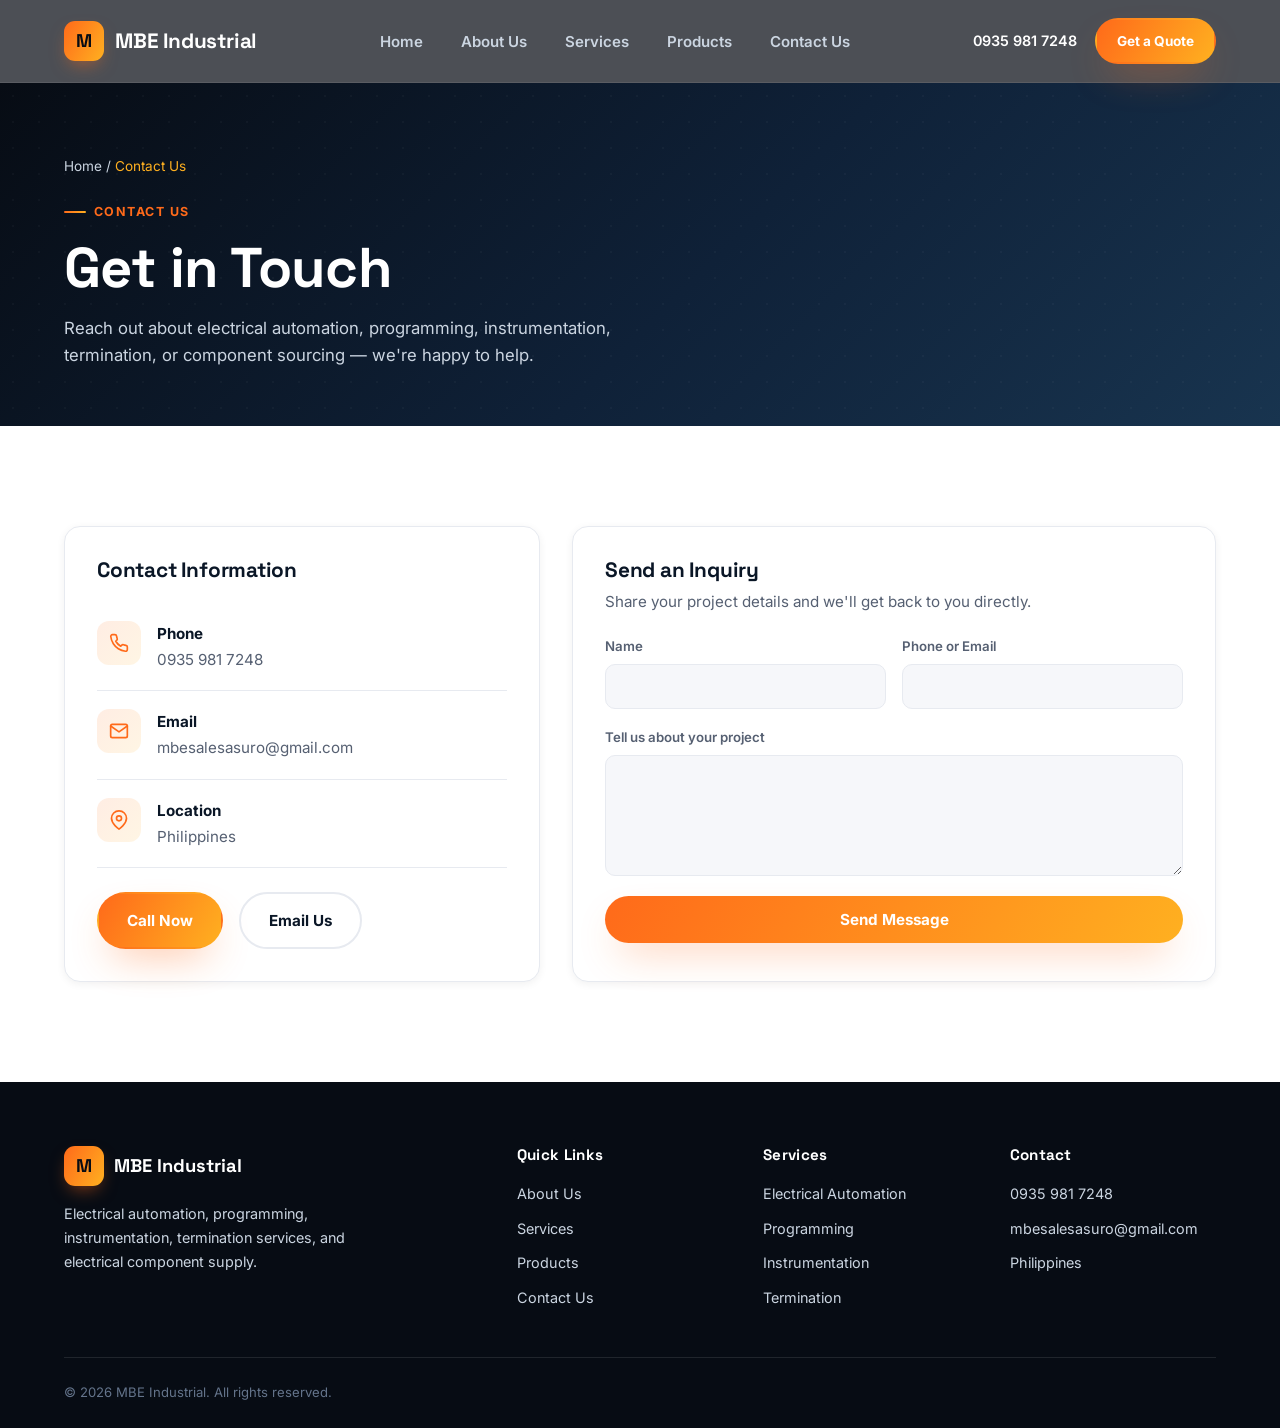
<file: contact/index.html>
<!DOCTYPE html>
<html lang="en">
<head>
<meta charset="UTF-8" />
<meta name="viewport" content="width=device-width, initial-scale=1.0" />
<title>Contact Us | MBE Industrial</title>
<meta name="description" content="Get in touch with MBE Industrial for electrical automation, programming, instrumentation, termination services, and component supply." />
<link rel="preconnect" href="https://fonts.googleapis.com">
<link rel="preconnect" href="https://fonts.gstatic.com" crossorigin>
<link href="https://fonts.googleapis.com/css2?family=Space+Grotesk:wght@500;600;700&family=Inter:wght@400;500;600;700;800&display=swap" rel="stylesheet">
<link rel="stylesheet" href="/css/style.css?v=5" />
</head>
<body>

<header class="site-header">
  <nav class="nav container">
    <a href="/" class="brand">
      <span class="brand__mark">M</span>
      MBE Industrial
    </a>
    <ul class="nav__links">
      <li><a href="/">Home</a></li>
      <li><a href="/about/">About Us</a></li>
      <li><a href="/services/">Services</a></li>
      <li><a href="/products/">Products</a></li>
      <li><a href="/contact/">Contact Us</a></li>
    </ul>
    <div class="nav__cta">
      <a href="tel:+639359817248" class="nav__phone">0935 981 7248</a>
      <a href="/contact/" class="btn btn--primary btn--sm">Get a Quote</a>
      <button class="nav__toggle" aria-label="Toggle menu">
        <span></span><span></span><span></span>
      </button>
    </div>
  </nav>
</header>

<section class="page-header">
  <div class="container">
    <div class="breadcrumb">Home / <span>Contact Us</span></div>
    <span class="eyebrow">Contact Us</span>
    <h1>Get in Touch</h1>
    <p>Reach out about electrical automation, programming, instrumentation, termination, or component sourcing &mdash; we're happy to help.</p>
  </div>
</section>

<section class="section">
  <div class="container contact-grid">
    <div class="contact-card reveal">
      <h3 style="margin-bottom:20px;">Contact Information</h3>
      <div class="contact-item">
        <div class="contact-item__icon">
          <svg viewBox="0 0 24 24" fill="none" stroke="currentColor" stroke-width="2" stroke-linecap="round" stroke-linejoin="round"><path d="M22 16.92v3a2 2 0 0 1-2.18 2 19.79 19.79 0 0 1-8.63-3.07 19.5 19.5 0 0 1-6-6 19.79 19.79 0 0 1-3.07-8.67A2 2 0 0 1 4.11 2h3a2 2 0 0 1 2 1.72c.127.96.361 1.903.7 2.81a2 2 0 0 1-.45 2.11L8.09 9.91a16 16 0 0 0 6 6l1.27-1.27a2 2 0 0 1 2.11-.45c.907.339 1.85.573 2.81.7A2 2 0 0 1 22 16.92z"></path></svg>
        </div>
        <div>
          <strong>Phone</strong>
          <a href="tel:+639359817248">0935 981 7248</a>
        </div>
      </div>
      <div class="contact-item">
        <div class="contact-item__icon">
          <svg viewBox="0 0 24 24" fill="none" stroke="currentColor" stroke-width="2" stroke-linecap="round" stroke-linejoin="round"><path d="M4 4h16c1.1 0 2 .9 2 2v12c0 1.1-.9 2-2 2H4c-1.1 0-2-.9-2-2V6c0-1.1.9-2 2-2z"></path><polyline points="22,6 12,13 2,6"></polyline></svg>
        </div>
        <div>
          <strong>Email</strong>
          <a href="mailto:mbesalesasuro@gmail.com">mbesalesasuro@gmail.com</a>
        </div>
      </div>
      <div class="contact-item">
        <div class="contact-item__icon">
          <svg viewBox="0 0 24 24" fill="none" stroke="currentColor" stroke-width="2" stroke-linecap="round" stroke-linejoin="round"><path d="M21 10c0 7-9 13-9 13s-9-6-9-13a9 9 0 0 1 18 0z"></path><circle cx="12" cy="10" r="3"></circle></svg>
        </div>
        <div>
          <strong>Location</strong>
          <span>Philippines</span>
        </div>
      </div>
      <div class="btn-row" style="margin-top:24px;">
        <a href="tel:+639359817248" class="btn btn--primary">Call Now</a>
        <a href="mailto:mbesalesasuro@gmail.com" class="btn btn--outline-dark">Email Us</a>
      </div>
    </div>

    <div class="contact-form-card reveal">
      <h3 style="margin-bottom:6px;">Send an Inquiry</h3>
      <p style="color:var(--text-muted); margin-bottom:22px; font-size:0.95rem;">Share your project details and we'll get back to you directly.</p>
      <form class="quote-form" id="contactForm">
        <div class="form-row">
          <div class="form-field">
            <label for="cf-name">Name</label>
            <input type="text" id="cf-name" name="name" required />
          </div>
          <div class="form-field">
            <label for="cf-contact">Phone or Email</label>
            <input type="text" id="cf-contact" name="contact" required />
          </div>
        </div>
        <div class="form-field">
          <label for="cf-message">Tell us about your project</label>
          <textarea id="cf-message" name="message" rows="5" required></textarea>
        </div>
        <button type="submit" class="btn btn--primary quote-form__submit">Send Message</button>
      </form>
    </div>
  </div>
</section>

<footer class="site-footer">
  <div class="container">
    <div class="footer-grid">
      <div>
        <div class="footer-brand">
          <span class="brand__mark">M</span>
          MBE Industrial
        </div>
        <p>Electrical automation, programming, instrumentation, termination services, and electrical component supply.</p>
      </div>
      <div>
        <h4>Quick Links</h4>
        <ul>
          <li><a href="/about/">About Us</a></li>
          <li><a href="/services/">Services</a></li>
          <li><a href="/products/">Products</a></li>
          <li><a href="/contact/">Contact Us</a></li>
        </ul>
      </div>
      <div>
        <h4>Services</h4>
        <ul>
          <li>Electrical Automation</li>
          <li>Programming</li>
          <li>Instrumentation</li>
          <li>Termination</li>
        </ul>
      </div>
      <div>
        <h4>Contact</h4>
        <ul>
          <li><a href="tel:+639359817248">0935 981 7248</a></li>
          <li><a href="mailto:mbesalesasuro@gmail.com">mbesalesasuro@gmail.com</a></li>
          <li><span>Philippines</span></li>
        </ul>
      </div>
    </div>
    <div class="footer-bottom">
      <span>&copy; <span id="year"></span> MBE Industrial. All rights reserved.</span>
    </div>
  </div>
</footer>

<script src="/js/script.js?v=5"></script>
</body>
</html>
</file>
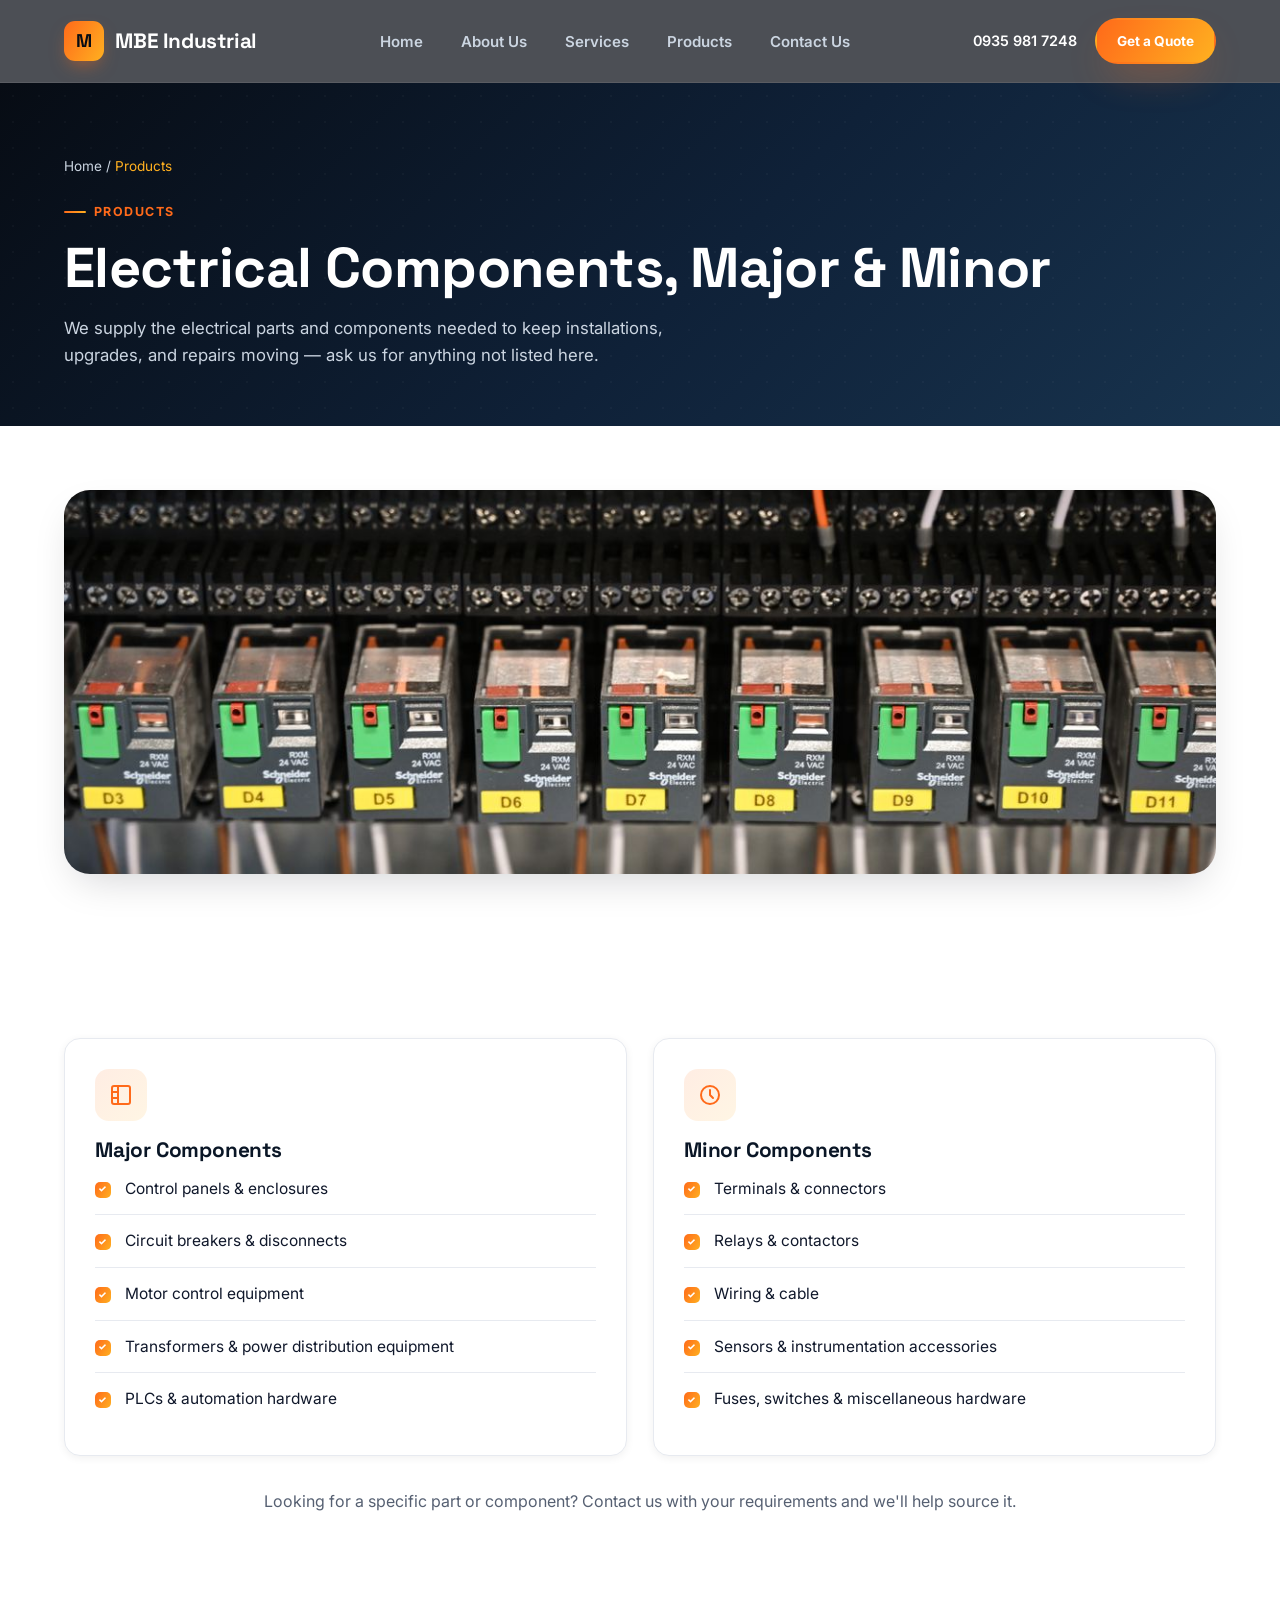
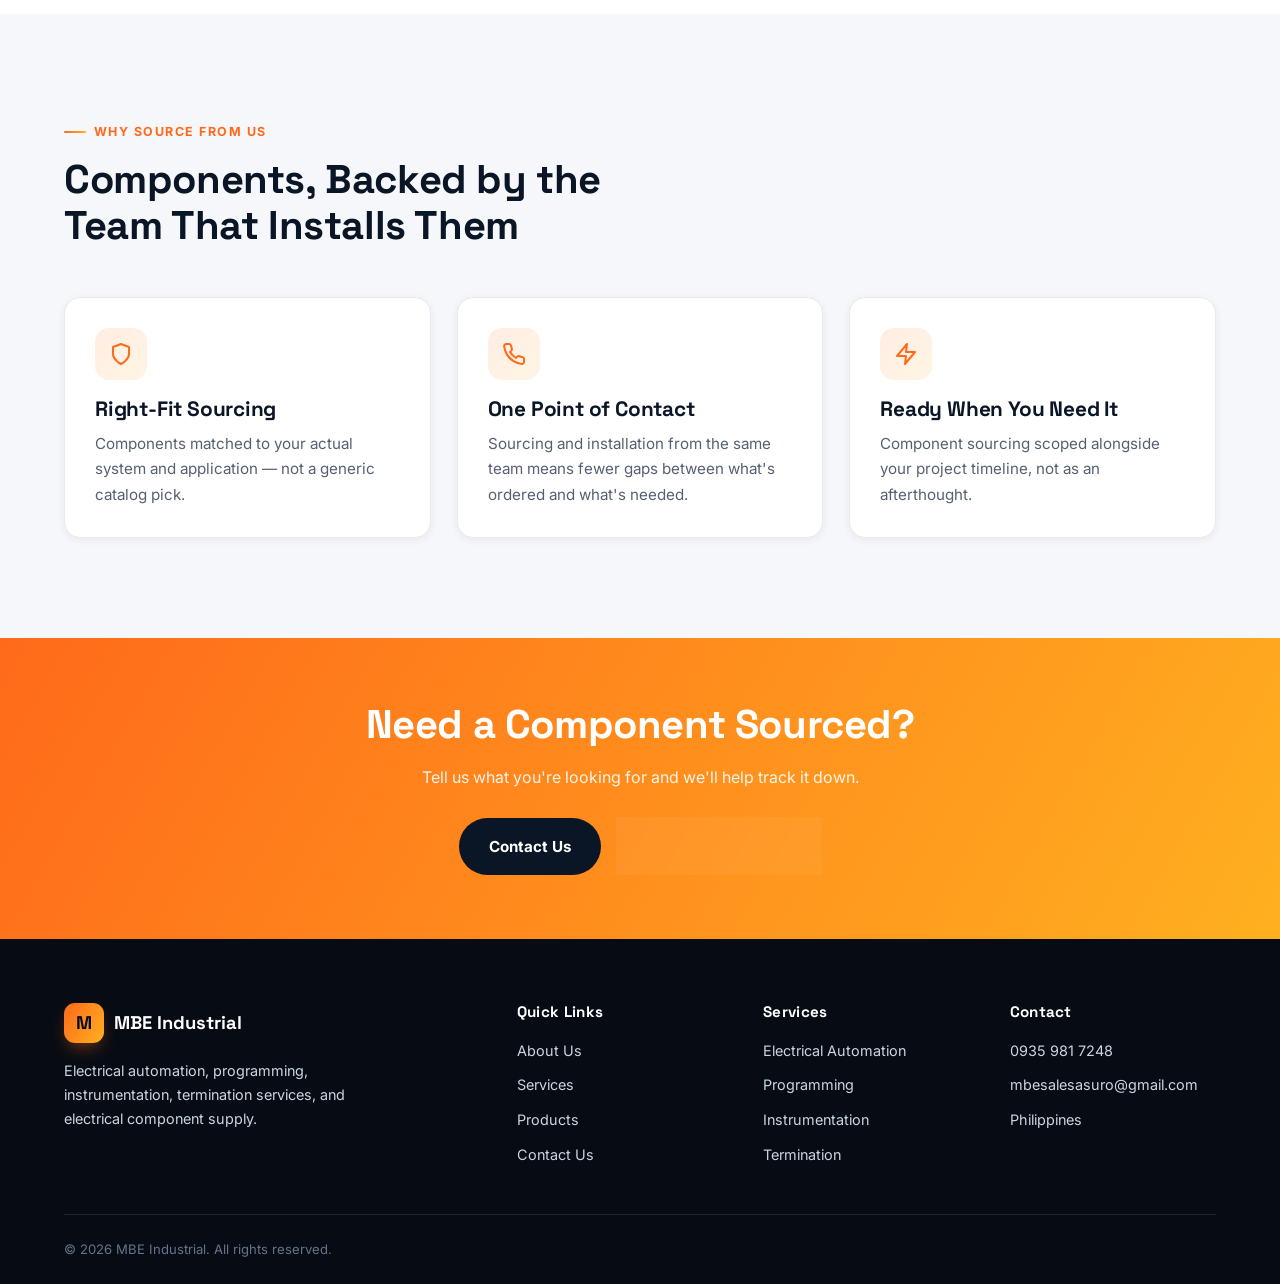
<file: products/index.html>
<!DOCTYPE html>
<html lang="en">
<head>
<meta charset="UTF-8" />
<meta name="viewport" content="width=device-width, initial-scale=1.0" />
<title>Products | MBE Industrial</title>
<meta name="description" content="MBE Industrial supplies major and minor electrical components for industrial installations, upgrades, and repairs." />
<link rel="preconnect" href="https://fonts.googleapis.com">
<link rel="preconnect" href="https://fonts.gstatic.com" crossorigin>
<link href="https://fonts.googleapis.com/css2?family=Space+Grotesk:wght@500;600;700&family=Inter:wght@400;500;600;700;800&display=swap" rel="stylesheet">
<link rel="stylesheet" href="/css/style.css?v=5" />
</head>
<body>

<header class="site-header">
  <nav class="nav container">
    <a href="/" class="brand">
      <span class="brand__mark">M</span>
      MBE Industrial
    </a>
    <ul class="nav__links">
      <li><a href="/">Home</a></li>
      <li><a href="/about/">About Us</a></li>
      <li><a href="/services/">Services</a></li>
      <li><a href="/products/">Products</a></li>
      <li><a href="/contact/">Contact Us</a></li>
    </ul>
    <div class="nav__cta">
      <a href="tel:+639359817248" class="nav__phone">0935 981 7248</a>
      <a href="/contact/" class="btn btn--primary btn--sm">Get a Quote</a>
      <button class="nav__toggle" aria-label="Toggle menu">
        <span></span><span></span><span></span>
      </button>
    </div>
  </nav>
</header>

<section class="page-header">
  <div class="container">
    <div class="breadcrumb">Home / <span>Products</span></div>
    <span class="eyebrow">Products</span>
    <h1>Electrical Components, Major &amp; Minor</h1>
    <p>We supply the electrical parts and components needed to keep installations, upgrades, and repairs moving &mdash; ask us for anything not listed here.</p>
  </div>
</section>

<section class="section--tight">
  <div class="container reveal">
    <div class="media-banner">
      <img src="/images/components.jpg" alt="Rows of electrical relay components in an industrial panel" loading="lazy" />
    </div>
  </div>
</section>

<section class="section">
  <div class="container">
    <div class="grid grid--2">
      <div class="card reveal">
        <div class="card__icon">
          <svg viewBox="0 0 24 24" fill="none" stroke="currentColor" stroke-width="2" stroke-linecap="round" stroke-linejoin="round"><rect x="3" y="3" width="18" height="18" rx="2"></rect><line x1="9" y1="3" x2="9" y2="21"></line><line x1="3" y1="9" x2="9" y2="9"></line><line x1="3" y1="15" x2="9" y2="15"></line></svg>
        </div>
        <h3>Major Components</h3>
        <ul class="product-list">
          <li>Control panels &amp; enclosures</li>
          <li>Circuit breakers &amp; disconnects</li>
          <li>Motor control equipment</li>
          <li>Transformers &amp; power distribution equipment</li>
          <li>PLCs &amp; automation hardware</li>
        </ul>
      </div>
      <div class="card reveal">
        <div class="card__icon">
          <svg viewBox="0 0 24 24" fill="none" stroke="currentColor" stroke-width="2" stroke-linecap="round" stroke-linejoin="round"><circle cx="12" cy="12" r="9"></circle><path d="M12 7v5l3 3"></path></svg>
        </div>
        <h3>Minor Components</h3>
        <ul class="product-list">
          <li>Terminals &amp; connectors</li>
          <li>Relays &amp; contactors</li>
          <li>Wiring &amp; cable</li>
          <li>Sensors &amp; instrumentation accessories</li>
          <li>Fuses, switches &amp; miscellaneous hardware</li>
        </ul>
      </div>
    </div>
    <p style="margin-top:32px; color:var(--text-muted); text-align:center;">Looking for a specific part or component? Contact us with your requirements and we'll help source it.</p>
  </div>
</section>

<section class="section section--muted">
  <div class="container">
    <div class="section-head reveal">
      <span class="eyebrow">Why Source From Us</span>
      <h2>Components, Backed by the Team That Installs Them</h2>
    </div>
    <div class="grid grid--3 reveal">
      <div class="card">
        <div class="card__icon">
          <svg viewBox="0 0 24 24" fill="none" stroke="currentColor" stroke-width="2" stroke-linecap="round" stroke-linejoin="round"><path d="M12 22s8-4 8-10V5l-8-3-8 3v7c0 6 8 10 8 10z"></path></svg>
        </div>
        <h3>Right-Fit Sourcing</h3>
        <p>Components matched to your actual system and application &mdash; not a generic catalog pick.</p>
      </div>
      <div class="card">
        <div class="card__icon">
          <svg viewBox="0 0 24 24" fill="none" stroke="currentColor" stroke-width="2" stroke-linecap="round" stroke-linejoin="round"><path d="M22 16.92v3a2 2 0 0 1-2.18 2 19.79 19.79 0 0 1-8.63-3.07 19.5 19.5 0 0 1-6-6 19.79 19.79 0 0 1-3.07-8.67A2 2 0 0 1 4.11 2h3a2 2 0 0 1 2 1.72c.127.96.361 1.903.7 2.81a2 2 0 0 1-.45 2.11L8.09 9.91a16 16 0 0 0 6 6l1.27-1.27a2 2 0 0 1 2.11-.45c.907.339 1.85.573 2.81.7A2 2 0 0 1 22 16.92z"></path></svg>
        </div>
        <h3>One Point of Contact</h3>
        <p>Sourcing and installation from the same team means fewer gaps between what's ordered and what's needed.</p>
      </div>
      <div class="card">
        <div class="card__icon">
          <svg viewBox="0 0 24 24" fill="none" stroke="currentColor" stroke-width="2" stroke-linecap="round" stroke-linejoin="round"><polygon points="13 2 3 14 12 14 11 22 21 10 12 10 13 2"></polygon></svg>
        </div>
        <h3>Ready When You Need It</h3>
        <p>Component sourcing scoped alongside your project timeline, not as an afterthought.</p>
      </div>
    </div>
  </div>
</section>

<section class="cta-band">
  <div class="container">
    <h2>Need a Component Sourced?</h2>
    <p>Tell us what you're looking for and we'll help track it down.</p>
    <div class="btn-row">
      <a href="/contact/" class="btn btn--dark">Contact Us</a>
      <a href="tel:+639359817248" class="btn btn--outline">Call 0935 981 7248</a>
    </div>
  </div>
</section>

<footer class="site-footer">
  <div class="container">
    <div class="footer-grid">
      <div>
        <div class="footer-brand">
          <span class="brand__mark">M</span>
          MBE Industrial
        </div>
        <p>Electrical automation, programming, instrumentation, termination services, and electrical component supply.</p>
      </div>
      <div>
        <h4>Quick Links</h4>
        <ul>
          <li><a href="/about/">About Us</a></li>
          <li><a href="/services/">Services</a></li>
          <li><a href="/products/">Products</a></li>
          <li><a href="/contact/">Contact Us</a></li>
        </ul>
      </div>
      <div>
        <h4>Services</h4>
        <ul>
          <li>Electrical Automation</li>
          <li>Programming</li>
          <li>Instrumentation</li>
          <li>Termination</li>
        </ul>
      </div>
      <div>
        <h4>Contact</h4>
        <ul>
          <li><a href="tel:+639359817248">0935 981 7248</a></li>
          <li><a href="mailto:mbesalesasuro@gmail.com">mbesalesasuro@gmail.com</a></li>
          <li><span>Philippines</span></li>
        </ul>
      </div>
    </div>
    <div class="footer-bottom">
      <span>&copy; <span id="year"></span> MBE Industrial. All rights reserved.</span>
    </div>
  </div>
</footer>

<script src="/js/script.js?v=5"></script>
</body>
</html>
</file>
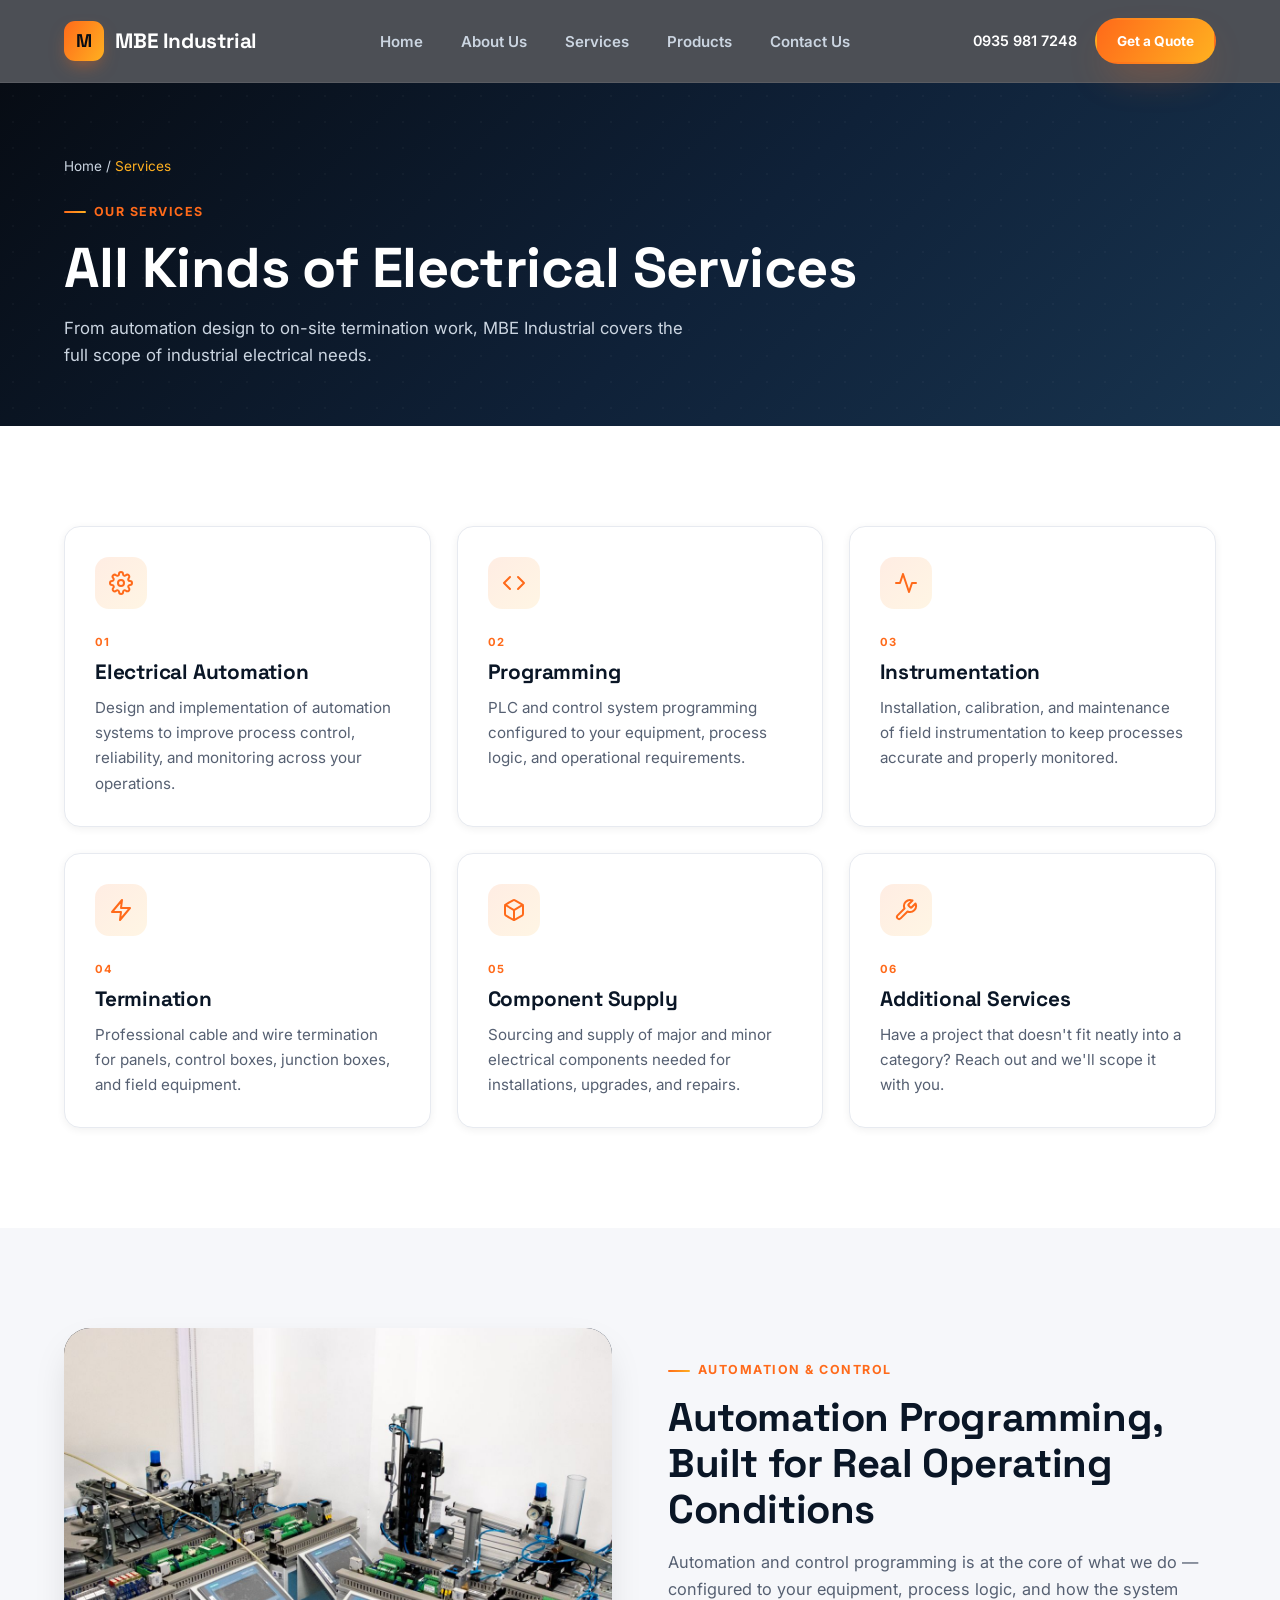
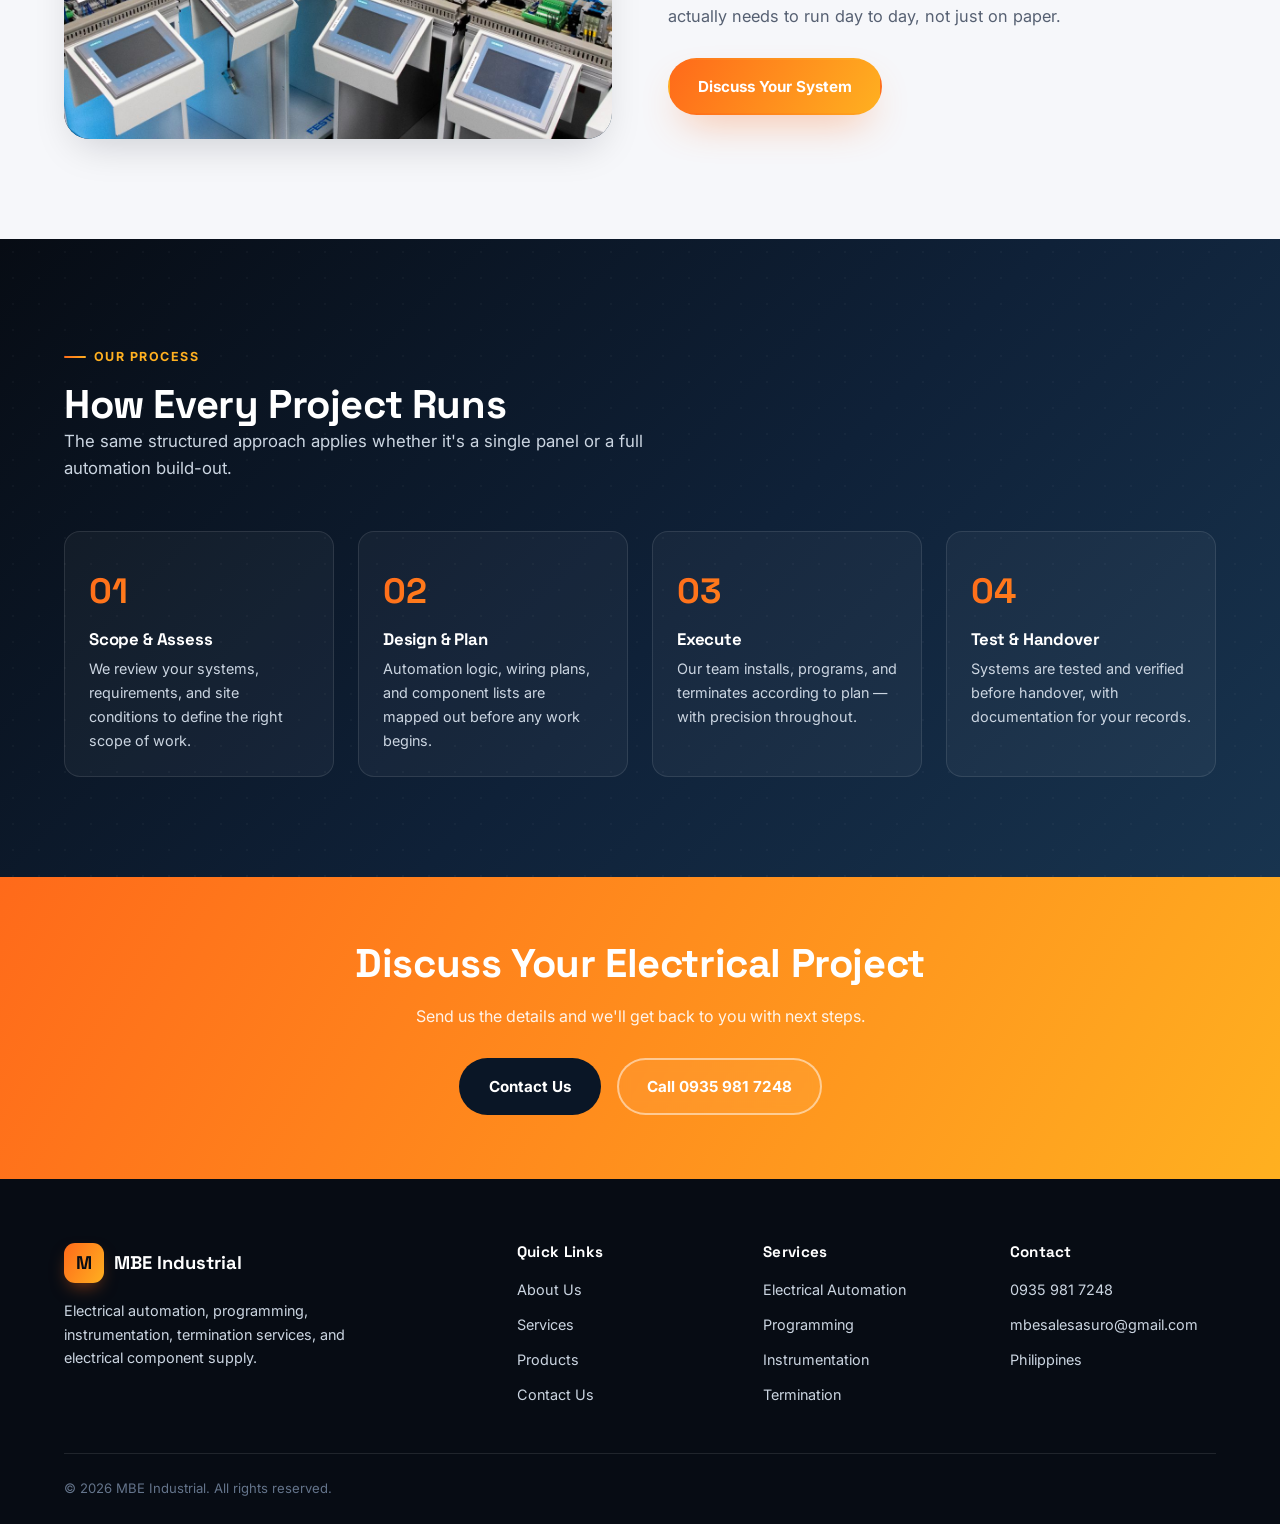
<file: services/index.html>
<!DOCTYPE html>
<html lang="en">
<head>
<meta charset="UTF-8" />
<meta name="viewport" content="width=device-width, initial-scale=1.0" />
<title>Services | MBE Industrial</title>
<meta name="description" content="Electrical automation, programming, instrumentation, and termination services from MBE Industrial." />
<link rel="preconnect" href="https://fonts.googleapis.com">
<link rel="preconnect" href="https://fonts.gstatic.com" crossorigin>
<link href="https://fonts.googleapis.com/css2?family=Space+Grotesk:wght@500;600;700&family=Inter:wght@400;500;600;700;800&display=swap" rel="stylesheet">
<link rel="stylesheet" href="/css/style.css?v=5" />
</head>
<body>

<header class="site-header">
  <nav class="nav container">
    <a href="/" class="brand">
      <span class="brand__mark">M</span>
      MBE Industrial
    </a>
    <ul class="nav__links">
      <li><a href="/">Home</a></li>
      <li><a href="/about/">About Us</a></li>
      <li><a href="/services/">Services</a></li>
      <li><a href="/products/">Products</a></li>
      <li><a href="/contact/">Contact Us</a></li>
    </ul>
    <div class="nav__cta">
      <a href="tel:+639359817248" class="nav__phone">0935 981 7248</a>
      <a href="/contact/" class="btn btn--primary btn--sm">Get a Quote</a>
      <button class="nav__toggle" aria-label="Toggle menu">
        <span></span><span></span><span></span>
      </button>
    </div>
  </nav>
</header>

<section class="page-header">
  <div class="container">
    <div class="breadcrumb">Home / <span>Services</span></div>
    <span class="eyebrow">Our Services</span>
    <h1>All Kinds of Electrical Services</h1>
    <p>From automation design to on-site termination work, MBE Industrial covers the full scope of industrial electrical needs.</p>
  </div>
</section>

<section class="section">
  <div class="container">
    <div class="grid grid--3">
      <div class="card reveal">
        <div class="card__icon">
          <svg viewBox="0 0 24 24" fill="none" stroke="currentColor" stroke-width="2" stroke-linecap="round" stroke-linejoin="round"><circle cx="12" cy="12" r="3"></circle><path d="M19.4 15a1.65 1.65 0 0 0 .33 1.82l.06.06a2 2 0 1 1-2.83 2.83l-.06-.06a1.65 1.65 0 0 0-1.82-.33 1.65 1.65 0 0 0-1 1.51V21a2 2 0 0 1-4 0v-.09A1.65 1.65 0 0 0 9 19.4a1.65 1.65 0 0 0-1.82.33l-.06.06a2 2 0 1 1-2.83-2.83l.06-.06a1.65 1.65 0 0 0 .33-1.82 1.65 1.65 0 0 0-1.51-1H3a2 2 0 0 1 0-4h.09A1.65 1.65 0 0 0 4.6 9a1.65 1.65 0 0 0-.33-1.82l-.06-.06a2 2 0 1 1 2.83-2.83l.06.06a1.65 1.65 0 0 0 1.82.33H9a1.65 1.65 0 0 0 1-1.51V3a2 2 0 0 1 4 0v.09a1.65 1.65 0 0 0 1 1.51 1.65 1.65 0 0 0 1.82-.33l.06-.06a2 2 0 1 1 2.83 2.83l-.06.06a1.65 1.65 0 0 0-.33 1.82V9a1.65 1.65 0 0 0 1.51 1H21a2 2 0 0 1 0 4h-.09a1.65 1.65 0 0 0-1.51 1z"></path></svg>
        </div>
        <span class="card__tag">01</span>
        <h3>Electrical Automation</h3>
        <p>Design and implementation of automation systems to improve process control, reliability, and monitoring across your operations.</p>
      </div>
      <div class="card reveal">
        <div class="card__icon">
          <svg viewBox="0 0 24 24" fill="none" stroke="currentColor" stroke-width="2" stroke-linecap="round" stroke-linejoin="round"><polyline points="16 18 22 12 16 6"></polyline><polyline points="8 6 2 12 8 18"></polyline></svg>
        </div>
        <span class="card__tag">02</span>
        <h3>Programming</h3>
        <p>PLC and control system programming configured to your equipment, process logic, and operational requirements.</p>
      </div>
      <div class="card reveal">
        <div class="card__icon">
          <svg viewBox="0 0 24 24" fill="none" stroke="currentColor" stroke-width="2" stroke-linecap="round" stroke-linejoin="round"><polyline points="22 12 18 12 15 21 9 3 6 12 2 12"></polyline></svg>
        </div>
        <span class="card__tag">03</span>
        <h3>Instrumentation</h3>
        <p>Installation, calibration, and maintenance of field instrumentation to keep processes accurate and properly monitored.</p>
      </div>
      <div class="card reveal">
        <div class="card__icon">
          <svg viewBox="0 0 24 24" fill="none" stroke="currentColor" stroke-width="2" stroke-linecap="round" stroke-linejoin="round"><polygon points="13 2 3 14 12 14 11 22 21 10 12 10 13 2"></polygon></svg>
        </div>
        <span class="card__tag">04</span>
        <h3>Termination</h3>
        <p>Professional cable and wire termination for panels, control boxes, junction boxes, and field equipment.</p>
      </div>
      <div class="card reveal">
        <div class="card__icon">
          <svg viewBox="0 0 24 24" fill="none" stroke="currentColor" stroke-width="2" stroke-linecap="round" stroke-linejoin="round"><path d="M21 16V8a2 2 0 0 0-1-1.73l-7-4a2 2 0 0 0-2 0l-7 4A2 2 0 0 0 3 8v8a2 2 0 0 0 1 1.73l7 4a2 2 0 0 0 2 0l7-4A2 2 0 0 0 21 16z"></path><polyline points="3.27 6.96 12 12.01 20.73 6.96"></polyline><line x1="12" y1="22.08" x2="12" y2="12"></line></svg>
        </div>
        <span class="card__tag">05</span>
        <h3>Component Supply</h3>
        <p>Sourcing and supply of major and minor electrical components needed for installations, upgrades, and repairs.</p>
      </div>
      <div class="card reveal">
        <div class="card__icon">
          <svg viewBox="0 0 24 24" fill="none" stroke="currentColor" stroke-width="2" stroke-linecap="round" stroke-linejoin="round"><path d="M14.7 6.3a1 1 0 0 0 0 1.4l1.6 1.6a1 1 0 0 0 1.4 0l3.77-3.77a6 6 0 0 1-7.94 7.94l-6.91 6.91a2.12 2.12 0 0 1-3-3l6.91-6.91a6 6 0 0 1 7.94-7.94l-3.76 3.76z"></path></svg>
        </div>
        <span class="card__tag">06</span>
        <h3>Additional Services</h3>
        <p>Have a project that doesn't fit neatly into a category? Reach out and we'll scope it with you.</p>
      </div>
    </div>
  </div>
</section>

<section class="section section--muted">
  <div class="container split reveal">
    <div class="split__media">
      <img src="/images/automation.jpg" alt="Industrial automation and PLC control workstations" loading="lazy" />
    </div>
    <div>
      <span class="eyebrow">Automation &amp; Control</span>
      <h2>Automation Programming, Built for Real Operating Conditions</h2>
      <p style="margin-top:16px; color:var(--text-muted); font-size:1.02rem;">Automation and control programming is at the core of what we do &mdash; configured to your equipment, process logic, and how the system actually needs to run day to day, not just on paper.</p>
      <div class="btn-row" style="margin-top:28px;">
        <a href="/contact/" class="btn btn--primary">Discuss Your System</a>
      </div>
    </div>
  </div>
</section>

<section class="section section--dark">
  <div class="container">
    <div class="section-head reveal">
      <span class="eyebrow">Our Process</span>
      <h2>How Every Project Runs</h2>
      <p>The same structured approach applies whether it's a single panel or a full automation build-out.</p>
    </div>
    <div class="steps reveal">
      <div class="step">
        <span class="step__index">01</span>
        <h3>Scope &amp; Assess</h3>
        <p>We review your systems, requirements, and site conditions to define the right scope of work.</p>
      </div>
      <div class="step">
        <span class="step__index">02</span>
        <h3>Design &amp; Plan</h3>
        <p>Automation logic, wiring plans, and component lists are mapped out before any work begins.</p>
      </div>
      <div class="step">
        <span class="step__index">03</span>
        <h3>Execute</h3>
        <p>Our team installs, programs, and terminates according to plan &mdash; with precision throughout.</p>
      </div>
      <div class="step">
        <span class="step__index">04</span>
        <h3>Test &amp; Handover</h3>
        <p>Systems are tested and verified before handover, with documentation for your records.</p>
      </div>
    </div>
  </div>
</section>

<section class="cta-band">
  <div class="container">
    <h2>Discuss Your Electrical Project</h2>
    <p>Send us the details and we'll get back to you with next steps.</p>
    <div class="btn-row">
      <a href="/contact/" class="btn btn--dark">Contact Us</a>
      <a href="tel:+639359817248" class="btn btn--outline">Call 0935 981 7248</a>
    </div>
  </div>
</section>

<footer class="site-footer">
  <div class="container">
    <div class="footer-grid">
      <div>
        <div class="footer-brand">
          <span class="brand__mark">M</span>
          MBE Industrial
        </div>
        <p>Electrical automation, programming, instrumentation, termination services, and electrical component supply.</p>
      </div>
      <div>
        <h4>Quick Links</h4>
        <ul>
          <li><a href="/about/">About Us</a></li>
          <li><a href="/services/">Services</a></li>
          <li><a href="/products/">Products</a></li>
          <li><a href="/contact/">Contact Us</a></li>
        </ul>
      </div>
      <div>
        <h4>Services</h4>
        <ul>
          <li>Electrical Automation</li>
          <li>Programming</li>
          <li>Instrumentation</li>
          <li>Termination</li>
        </ul>
      </div>
      <div>
        <h4>Contact</h4>
        <ul>
          <li><a href="tel:+639359817248">0935 981 7248</a></li>
          <li><a href="mailto:mbesalesasuro@gmail.com">mbesalesasuro@gmail.com</a></li>
          <li><span>Philippines</span></li>
        </ul>
      </div>
    </div>
    <div class="footer-bottom">
      <span>&copy; <span id="year"></span> MBE Industrial. All rights reserved.</span>
    </div>
  </div>
</footer>

<script src="/js/script.js?v=5"></script>
</body>
</html>
</file>
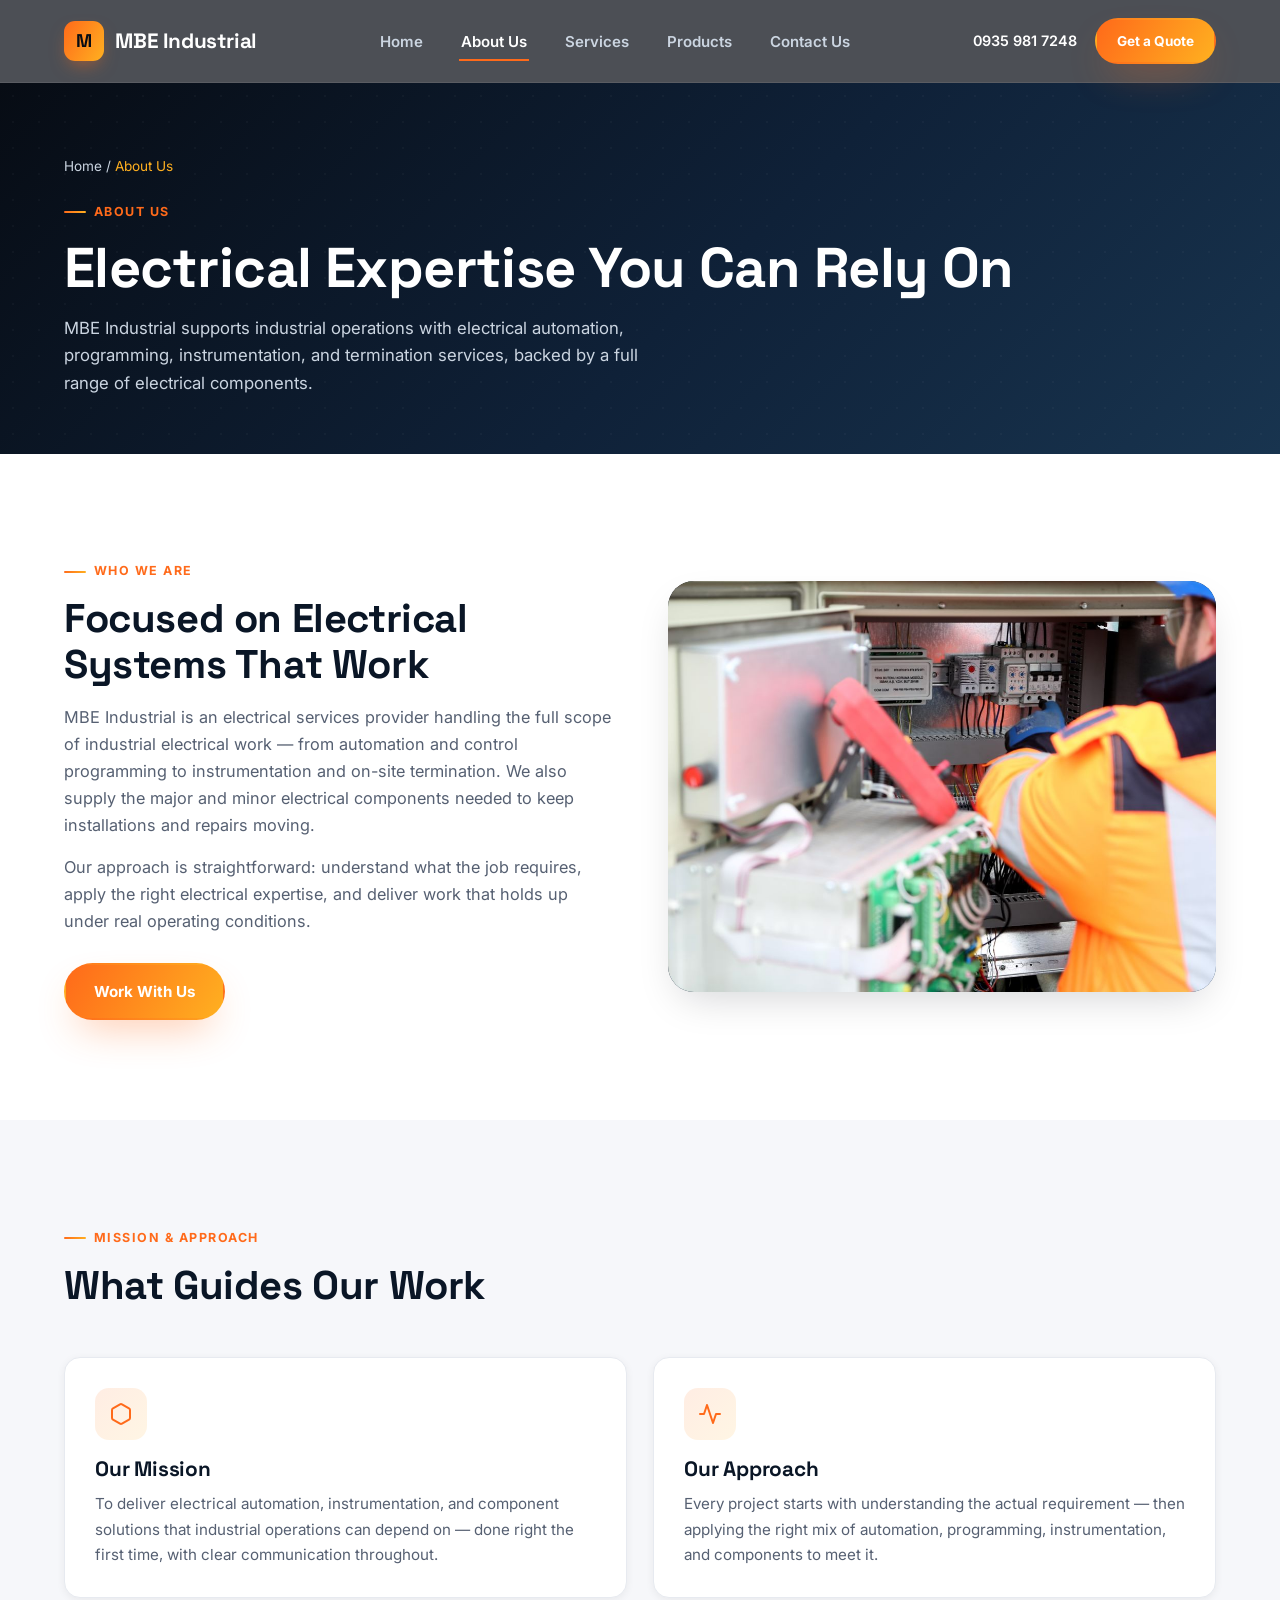
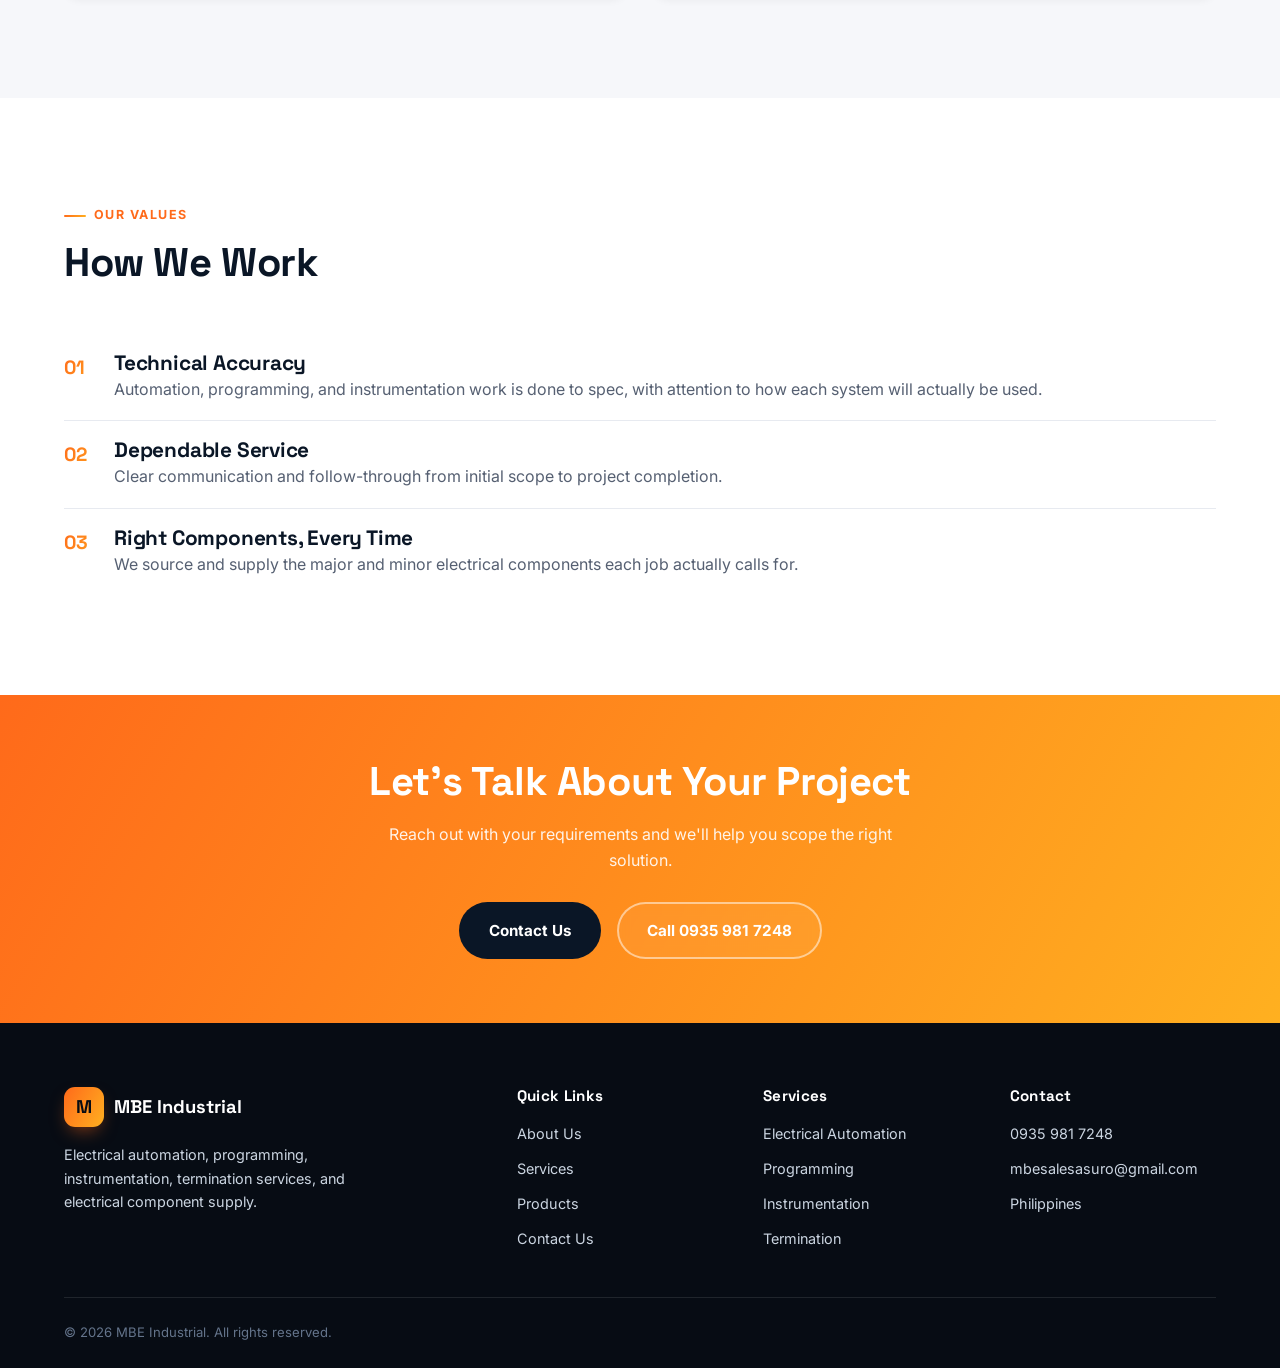
<file: about.html>
<!DOCTYPE html>
<html lang="en">
<head>
<meta charset="UTF-8" />
<meta name="viewport" content="width=device-width, initial-scale=1.0" />
<title>About Us | MBE Industrial</title>
<meta name="description" content="Learn about MBE Industrial, an electrical services provider specializing in automation, programming, instrumentation, and termination." />
<link rel="preconnect" href="https://fonts.googleapis.com">
<link rel="preconnect" href="https://fonts.gstatic.com" crossorigin>
<link href="https://fonts.googleapis.com/css2?family=Space+Grotesk:wght@500;600;700&family=Inter:wght@400;500;600;700;800&display=swap" rel="stylesheet">
<link rel="stylesheet" href="css/style.css?v=5" />
</head>
<body>

<header class="site-header">
  <nav class="nav container">
    <a href="index.html" class="brand">
      <span class="brand__mark">M</span>
      MBE Industrial
    </a>
    <ul class="nav__links">
      <li><a href="index.html">Home</a></li>
      <li><a href="about.html">About Us</a></li>
      <li><a href="services.html">Services</a></li>
      <li><a href="products.html">Products</a></li>
      <li><a href="contact.html">Contact Us</a></li>
    </ul>
    <div class="nav__cta">
      <a href="tel:+639359817248" class="nav__phone">0935 981 7248</a>
      <a href="contact.html" class="btn btn--primary btn--sm">Get a Quote</a>
      <button class="nav__toggle" aria-label="Toggle menu">
        <span></span><span></span><span></span>
      </button>
    </div>
  </nav>
</header>

<section class="page-header">
  <div class="container">
    <div class="breadcrumb">Home / <span>About Us</span></div>
    <span class="eyebrow">About Us</span>
    <h1>Electrical Expertise You Can Rely On</h1>
    <p>MBE Industrial supports industrial operations with electrical automation, programming, instrumentation, and termination services, backed by a full range of electrical components.</p>
  </div>
</section>

<section class="section">
  <div class="container split reveal">
    <div>
      <span class="eyebrow">Who We Are</span>
      <h2>Focused on Electrical Systems That Work</h2>
      <p style="margin-top:16px; color:var(--text-muted); font-size:1.02rem;">MBE Industrial is an electrical services provider handling the full scope of industrial electrical work &mdash; from automation and control programming to instrumentation and on-site termination. We also supply the major and minor electrical components needed to keep installations and repairs moving.</p>
      <p style="margin-top:16px; color:var(--text-muted); font-size:1.02rem;">Our approach is straightforward: understand what the job requires, apply the right electrical expertise, and deliver work that holds up under real operating conditions.</p>
      <div class="btn-row" style="margin-top:28px;">
        <a href="contact.html" class="btn btn--primary">Work With Us</a>
      </div>
    </div>
    <div class="split__media">
      <img src="images/about-engineer.jpg" alt="Engineer inspecting an industrial electrical control panel" loading="lazy" />
    </div>
  </div>
</section>

<section class="section section--muted">
  <div class="container">
    <div class="section-head reveal">
      <span class="eyebrow">Mission &amp; Approach</span>
      <h2>What Guides Our Work</h2>
    </div>
    <div class="grid grid--2 reveal">
      <div class="card">
        <div class="card__icon">
          <svg viewBox="0 0 24 24" fill="none" stroke="currentColor" stroke-width="2" stroke-linecap="round" stroke-linejoin="round"><path d="M21 16V8a2 2 0 0 0-1-1.73l-7-4a2 2 0 0 0-2 0l-7 4A2 2 0 0 0 3 8v8a2 2 0 0 0 1 1.73l7 4a2 2 0 0 0 2 0l7-4A2 2 0 0 0 21 16z"></path></svg>
        </div>
        <h3>Our Mission</h3>
        <p>To deliver electrical automation, instrumentation, and component solutions that industrial operations can depend on &mdash; done right the first time, with clear communication throughout.</p>
      </div>
      <div class="card">
        <div class="card__icon">
          <svg viewBox="0 0 24 24" fill="none" stroke="currentColor" stroke-width="2" stroke-linecap="round" stroke-linejoin="round"><polyline points="22 12 18 12 15 21 9 3 6 12 2 12"></polyline></svg>
        </div>
        <h3>Our Approach</h3>
        <p>Every project starts with understanding the actual requirement &mdash; then applying the right mix of automation, programming, instrumentation, and components to meet it.</p>
      </div>
    </div>
  </div>
</section>

<section class="section">
  <div class="container">
    <div class="section-head reveal">
      <span class="eyebrow">Our Values</span>
      <h2>How We Work</h2>
    </div>
    <ul class="values-list reveal">
      <li>
        <span class="num">01</span>
        <div>
          <h3>Technical Accuracy</h3>
          <p style="color:var(--text-muted);">Automation, programming, and instrumentation work is done to spec, with attention to how each system will actually be used.</p>
        </div>
      </li>
      <li>
        <span class="num">02</span>
        <div>
          <h3>Dependable Service</h3>
          <p style="color:var(--text-muted);">Clear communication and follow-through from initial scope to project completion.</p>
        </div>
      </li>
      <li>
        <span class="num">03</span>
        <div>
          <h3>Right Components, Every Time</h3>
          <p style="color:var(--text-muted);">We source and supply the major and minor electrical components each job actually calls for.</p>
        </div>
      </li>
    </ul>
  </div>
</section>

<section class="cta-band">
  <div class="container">
    <h2>Let's Talk About Your Project</h2>
    <p>Reach out with your requirements and we'll help you scope the right solution.</p>
    <div class="btn-row">
      <a href="contact.html" class="btn btn--dark">Contact Us</a>
      <a href="tel:+639359817248" class="btn btn--outline">Call 0935 981 7248</a>
    </div>
  </div>
</section>

<footer class="site-footer">
  <div class="container">
    <div class="footer-grid">
      <div>
        <div class="footer-brand">
          <span class="brand__mark">M</span>
          MBE Industrial
        </div>
        <p>Electrical automation, programming, instrumentation, termination services, and electrical component supply.</p>
      </div>
      <div>
        <h4>Quick Links</h4>
        <ul>
          <li><a href="about.html">About Us</a></li>
          <li><a href="services.html">Services</a></li>
          <li><a href="products.html">Products</a></li>
          <li><a href="contact.html">Contact Us</a></li>
        </ul>
      </div>
      <div>
        <h4>Services</h4>
        <ul>
          <li>Electrical Automation</li>
          <li>Programming</li>
          <li>Instrumentation</li>
          <li>Termination</li>
        </ul>
      </div>
      <div>
        <h4>Contact</h4>
        <ul>
          <li><a href="tel:+639359817248">0935 981 7248</a></li>
          <li><a href="mailto:mbesalesasuro@gmail.com">mbesalesasuro@gmail.com</a></li>
          <li><span>Philippines</span></li>
        </ul>
      </div>
    </div>
    <div class="footer-bottom">
      <span>&copy; <span id="year"></span> MBE Industrial. All rights reserved.</span>
    </div>
  </div>
</footer>

<script src="js/script.js?v=5"></script>
</body>
</html>
</file>
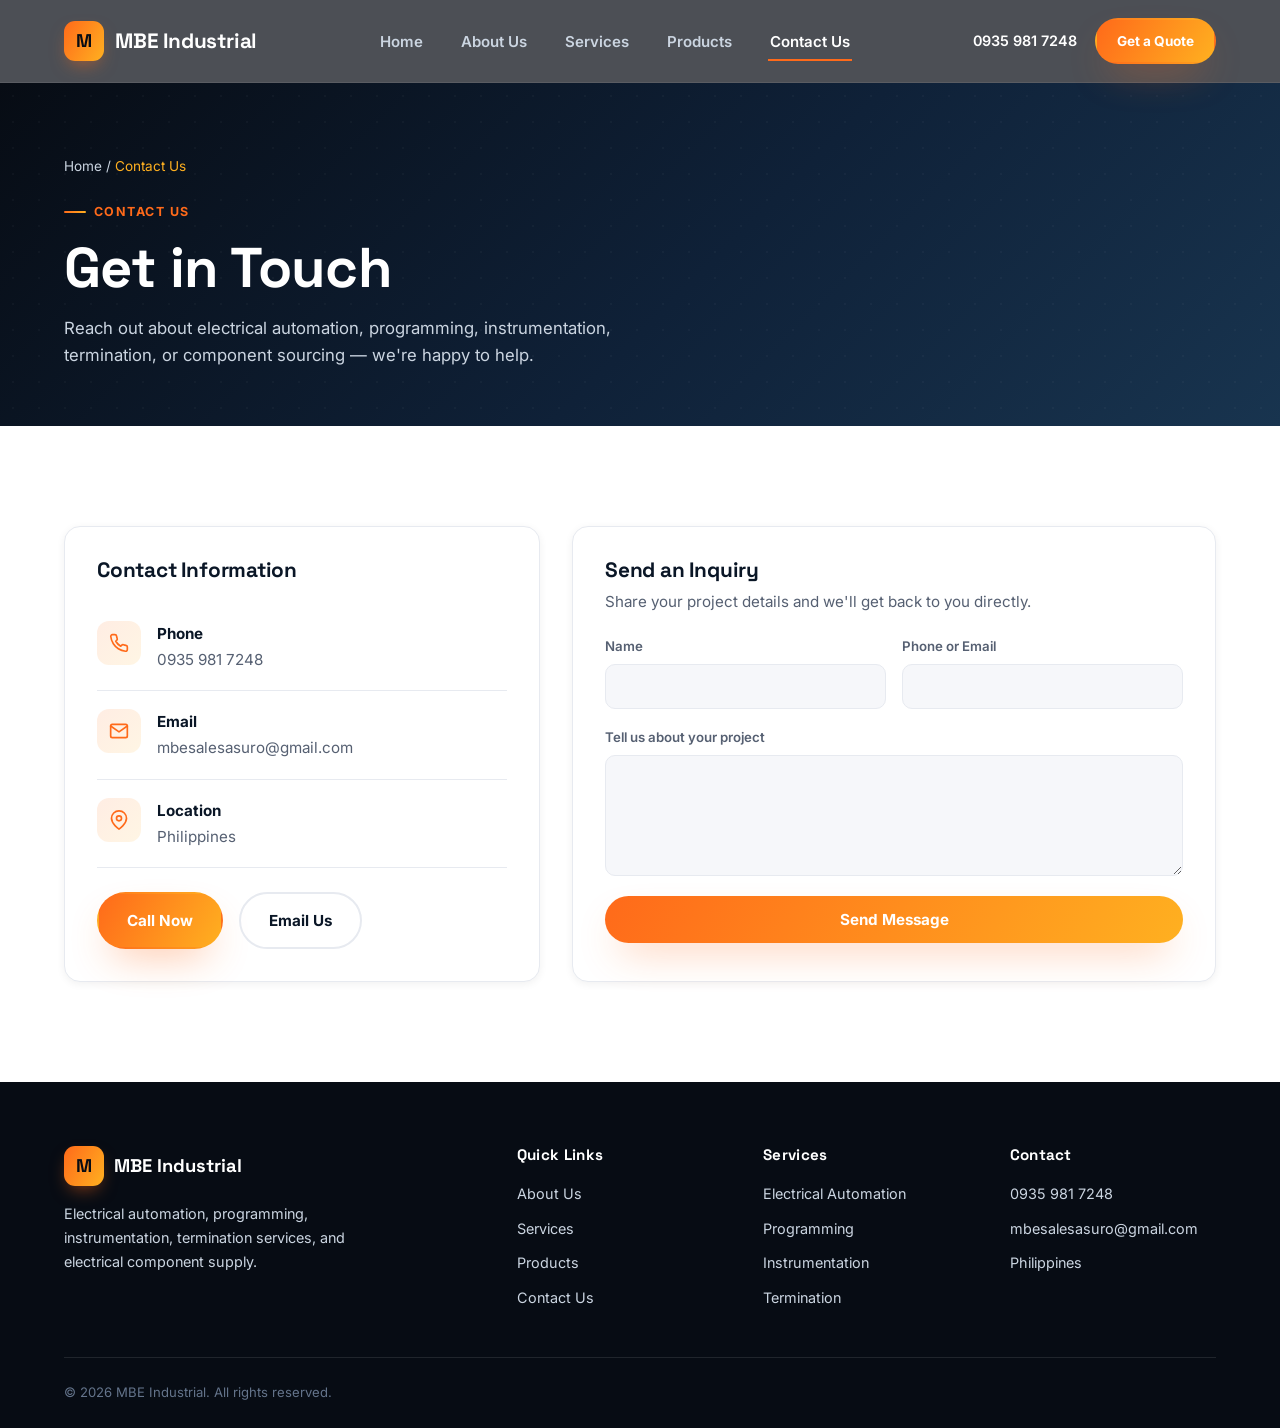
<file: contact.html>
<!DOCTYPE html>
<html lang="en">
<head>
<meta charset="UTF-8" />
<meta name="viewport" content="width=device-width, initial-scale=1.0" />
<title>Contact Us | MBE Industrial</title>
<meta name="description" content="Get in touch with MBE Industrial for electrical automation, programming, instrumentation, termination services, and component supply." />
<link rel="preconnect" href="https://fonts.googleapis.com">
<link rel="preconnect" href="https://fonts.gstatic.com" crossorigin>
<link href="https://fonts.googleapis.com/css2?family=Space+Grotesk:wght@500;600;700&family=Inter:wght@400;500;600;700;800&display=swap" rel="stylesheet">
<link rel="stylesheet" href="css/style.css?v=5" />
</head>
<body>

<header class="site-header">
  <nav class="nav container">
    <a href="index.html" class="brand">
      <span class="brand__mark">M</span>
      MBE Industrial
    </a>
    <ul class="nav__links">
      <li><a href="index.html">Home</a></li>
      <li><a href="about.html">About Us</a></li>
      <li><a href="services.html">Services</a></li>
      <li><a href="products.html">Products</a></li>
      <li><a href="contact.html">Contact Us</a></li>
    </ul>
    <div class="nav__cta">
      <a href="tel:+639359817248" class="nav__phone">0935 981 7248</a>
      <a href="contact.html" class="btn btn--primary btn--sm">Get a Quote</a>
      <button class="nav__toggle" aria-label="Toggle menu">
        <span></span><span></span><span></span>
      </button>
    </div>
  </nav>
</header>

<section class="page-header">
  <div class="container">
    <div class="breadcrumb">Home / <span>Contact Us</span></div>
    <span class="eyebrow">Contact Us</span>
    <h1>Get in Touch</h1>
    <p>Reach out about electrical automation, programming, instrumentation, termination, or component sourcing &mdash; we're happy to help.</p>
  </div>
</section>

<section class="section">
  <div class="container contact-grid">
    <div class="contact-card reveal">
      <h3 style="margin-bottom:20px;">Contact Information</h3>
      <div class="contact-item">
        <div class="contact-item__icon">
          <svg viewBox="0 0 24 24" fill="none" stroke="currentColor" stroke-width="2" stroke-linecap="round" stroke-linejoin="round"><path d="M22 16.92v3a2 2 0 0 1-2.18 2 19.79 19.79 0 0 1-8.63-3.07 19.5 19.5 0 0 1-6-6 19.79 19.79 0 0 1-3.07-8.67A2 2 0 0 1 4.11 2h3a2 2 0 0 1 2 1.72c.127.96.361 1.903.7 2.81a2 2 0 0 1-.45 2.11L8.09 9.91a16 16 0 0 0 6 6l1.27-1.27a2 2 0 0 1 2.11-.45c.907.339 1.85.573 2.81.7A2 2 0 0 1 22 16.92z"></path></svg>
        </div>
        <div>
          <strong>Phone</strong>
          <a href="tel:+639359817248">0935 981 7248</a>
        </div>
      </div>
      <div class="contact-item">
        <div class="contact-item__icon">
          <svg viewBox="0 0 24 24" fill="none" stroke="currentColor" stroke-width="2" stroke-linecap="round" stroke-linejoin="round"><path d="M4 4h16c1.1 0 2 .9 2 2v12c0 1.1-.9 2-2 2H4c-1.1 0-2-.9-2-2V6c0-1.1.9-2 2-2z"></path><polyline points="22,6 12,13 2,6"></polyline></svg>
        </div>
        <div>
          <strong>Email</strong>
          <a href="mailto:mbesalesasuro@gmail.com">mbesalesasuro@gmail.com</a>
        </div>
      </div>
      <div class="contact-item">
        <div class="contact-item__icon">
          <svg viewBox="0 0 24 24" fill="none" stroke="currentColor" stroke-width="2" stroke-linecap="round" stroke-linejoin="round"><path d="M21 10c0 7-9 13-9 13s-9-6-9-13a9 9 0 0 1 18 0z"></path><circle cx="12" cy="10" r="3"></circle></svg>
        </div>
        <div>
          <strong>Location</strong>
          <span>Philippines</span>
        </div>
      </div>
      <div class="btn-row" style="margin-top:24px;">
        <a href="tel:+639359817248" class="btn btn--primary">Call Now</a>
        <a href="mailto:mbesalesasuro@gmail.com" class="btn btn--outline-dark">Email Us</a>
      </div>
    </div>

    <div class="contact-form-card reveal">
      <h3 style="margin-bottom:6px;">Send an Inquiry</h3>
      <p style="color:var(--text-muted); margin-bottom:22px; font-size:0.95rem;">Share your project details and we'll get back to you directly.</p>
      <form class="quote-form" id="contactForm">
        <div class="form-row">
          <div class="form-field">
            <label for="cf-name">Name</label>
            <input type="text" id="cf-name" name="name" required />
          </div>
          <div class="form-field">
            <label for="cf-contact">Phone or Email</label>
            <input type="text" id="cf-contact" name="contact" required />
          </div>
        </div>
        <div class="form-field">
          <label for="cf-message">Tell us about your project</label>
          <textarea id="cf-message" name="message" rows="5" required></textarea>
        </div>
        <button type="submit" class="btn btn--primary quote-form__submit">Send Message</button>
      </form>
    </div>
  </div>
</section>

<footer class="site-footer">
  <div class="container">
    <div class="footer-grid">
      <div>
        <div class="footer-brand">
          <span class="brand__mark">M</span>
          MBE Industrial
        </div>
        <p>Electrical automation, programming, instrumentation, termination services, and electrical component supply.</p>
      </div>
      <div>
        <h4>Quick Links</h4>
        <ul>
          <li><a href="about.html">About Us</a></li>
          <li><a href="services.html">Services</a></li>
          <li><a href="products.html">Products</a></li>
          <li><a href="contact.html">Contact Us</a></li>
        </ul>
      </div>
      <div>
        <h4>Services</h4>
        <ul>
          <li>Electrical Automation</li>
          <li>Programming</li>
          <li>Instrumentation</li>
          <li>Termination</li>
        </ul>
      </div>
      <div>
        <h4>Contact</h4>
        <ul>
          <li><a href="tel:+639359817248">0935 981 7248</a></li>
          <li><a href="mailto:mbesalesasuro@gmail.com">mbesalesasuro@gmail.com</a></li>
          <li><span>Philippines</span></li>
        </ul>
      </div>
    </div>
    <div class="footer-bottom">
      <span>&copy; <span id="year"></span> MBE Industrial. All rights reserved.</span>
    </div>
  </div>
</footer>

<script src="js/script.js?v=5"></script>
</body>
</html>
</file>
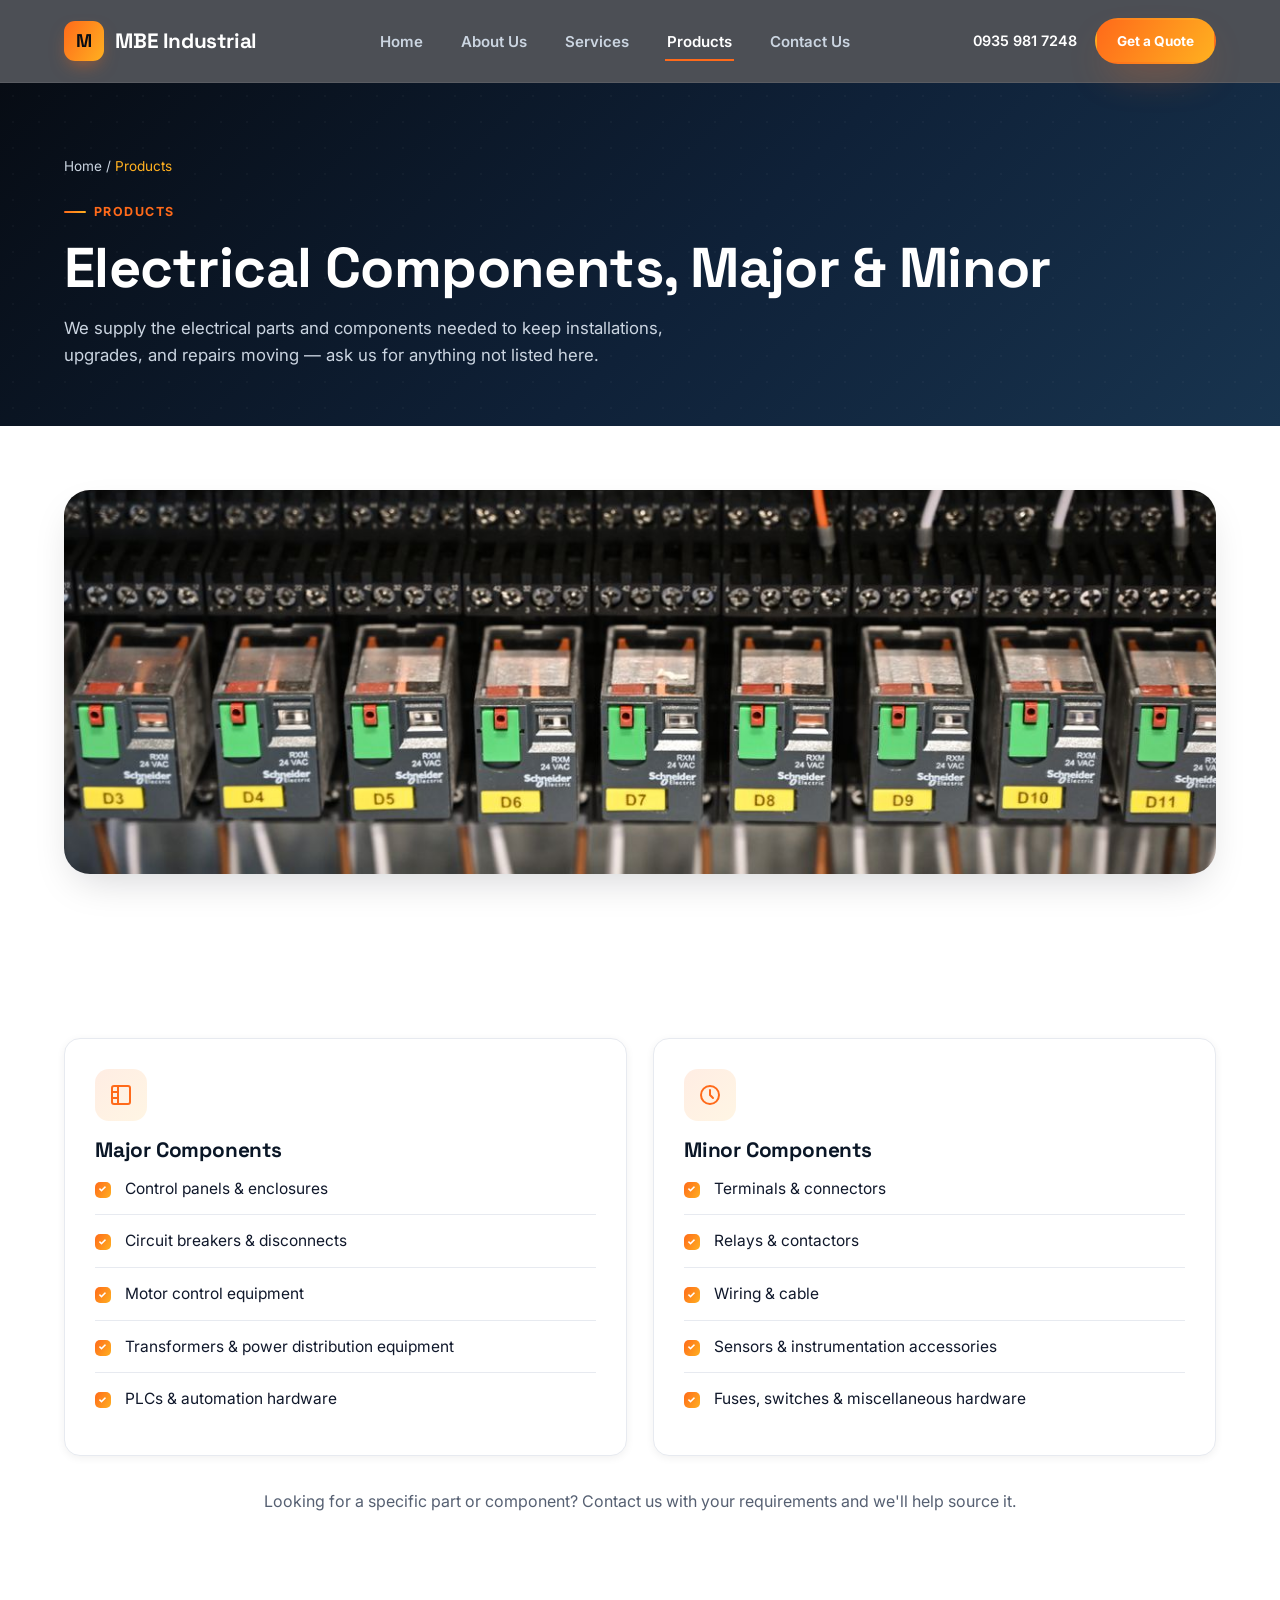
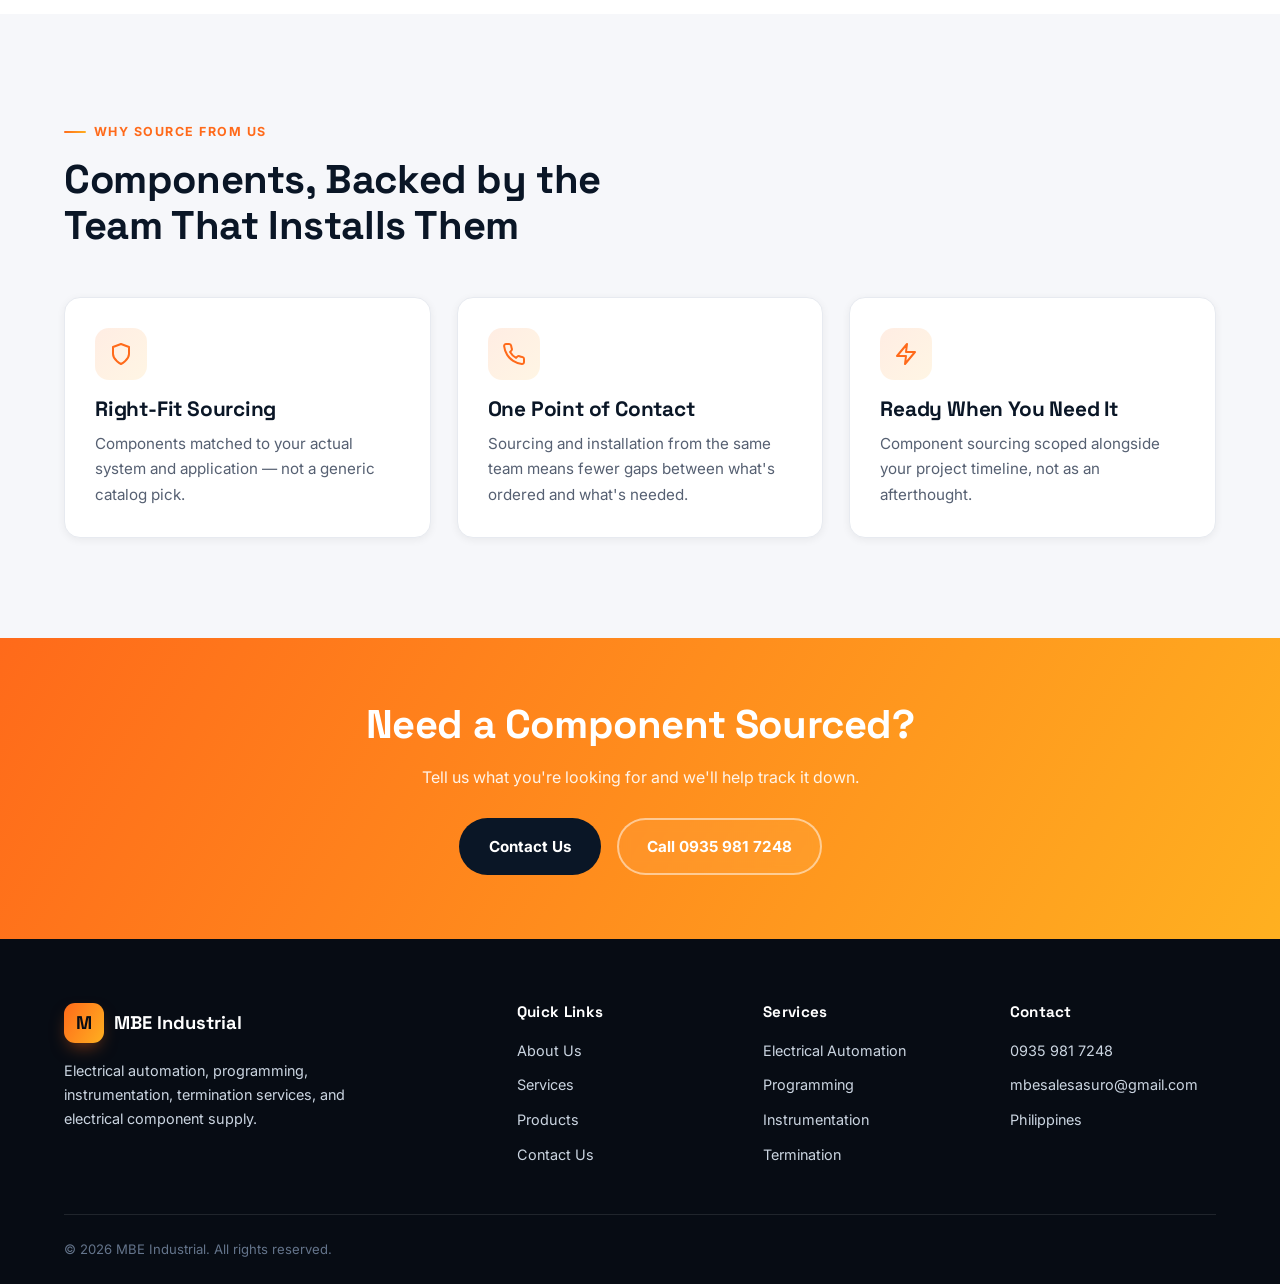
<file: products.html>
<!DOCTYPE html>
<html lang="en">
<head>
<meta charset="UTF-8" />
<meta name="viewport" content="width=device-width, initial-scale=1.0" />
<title>Products | MBE Industrial</title>
<meta name="description" content="MBE Industrial supplies major and minor electrical components for industrial installations, upgrades, and repairs." />
<link rel="preconnect" href="https://fonts.googleapis.com">
<link rel="preconnect" href="https://fonts.gstatic.com" crossorigin>
<link href="https://fonts.googleapis.com/css2?family=Space+Grotesk:wght@500;600;700&family=Inter:wght@400;500;600;700;800&display=swap" rel="stylesheet">
<link rel="stylesheet" href="css/style.css?v=5" />
</head>
<body>

<header class="site-header">
  <nav class="nav container">
    <a href="index.html" class="brand">
      <span class="brand__mark">M</span>
      MBE Industrial
    </a>
    <ul class="nav__links">
      <li><a href="index.html">Home</a></li>
      <li><a href="about.html">About Us</a></li>
      <li><a href="services.html">Services</a></li>
      <li><a href="products.html">Products</a></li>
      <li><a href="contact.html">Contact Us</a></li>
    </ul>
    <div class="nav__cta">
      <a href="tel:+639359817248" class="nav__phone">0935 981 7248</a>
      <a href="contact.html" class="btn btn--primary btn--sm">Get a Quote</a>
      <button class="nav__toggle" aria-label="Toggle menu">
        <span></span><span></span><span></span>
      </button>
    </div>
  </nav>
</header>

<section class="page-header">
  <div class="container">
    <div class="breadcrumb">Home / <span>Products</span></div>
    <span class="eyebrow">Products</span>
    <h1>Electrical Components, Major &amp; Minor</h1>
    <p>We supply the electrical parts and components needed to keep installations, upgrades, and repairs moving &mdash; ask us for anything not listed here.</p>
  </div>
</section>

<section class="section--tight">
  <div class="container reveal">
    <div class="media-banner">
      <img src="images/components.jpg" alt="Rows of electrical relay components in an industrial panel" loading="lazy" />
    </div>
  </div>
</section>

<section class="section">
  <div class="container">
    <div class="grid grid--2">
      <div class="card reveal">
        <div class="card__icon">
          <svg viewBox="0 0 24 24" fill="none" stroke="currentColor" stroke-width="2" stroke-linecap="round" stroke-linejoin="round"><rect x="3" y="3" width="18" height="18" rx="2"></rect><line x1="9" y1="3" x2="9" y2="21"></line><line x1="3" y1="9" x2="9" y2="9"></line><line x1="3" y1="15" x2="9" y2="15"></line></svg>
        </div>
        <h3>Major Components</h3>
        <ul class="product-list">
          <li>Control panels &amp; enclosures</li>
          <li>Circuit breakers &amp; disconnects</li>
          <li>Motor control equipment</li>
          <li>Transformers &amp; power distribution equipment</li>
          <li>PLCs &amp; automation hardware</li>
        </ul>
      </div>
      <div class="card reveal">
        <div class="card__icon">
          <svg viewBox="0 0 24 24" fill="none" stroke="currentColor" stroke-width="2" stroke-linecap="round" stroke-linejoin="round"><circle cx="12" cy="12" r="9"></circle><path d="M12 7v5l3 3"></path></svg>
        </div>
        <h3>Minor Components</h3>
        <ul class="product-list">
          <li>Terminals &amp; connectors</li>
          <li>Relays &amp; contactors</li>
          <li>Wiring &amp; cable</li>
          <li>Sensors &amp; instrumentation accessories</li>
          <li>Fuses, switches &amp; miscellaneous hardware</li>
        </ul>
      </div>
    </div>
    <p style="margin-top:32px; color:var(--text-muted); text-align:center;">Looking for a specific part or component? Contact us with your requirements and we'll help source it.</p>
  </div>
</section>

<section class="section section--muted">
  <div class="container">
    <div class="section-head reveal">
      <span class="eyebrow">Why Source From Us</span>
      <h2>Components, Backed by the Team That Installs Them</h2>
    </div>
    <div class="grid grid--3 reveal">
      <div class="card">
        <div class="card__icon">
          <svg viewBox="0 0 24 24" fill="none" stroke="currentColor" stroke-width="2" stroke-linecap="round" stroke-linejoin="round"><path d="M12 22s8-4 8-10V5l-8-3-8 3v7c0 6 8 10 8 10z"></path></svg>
        </div>
        <h3>Right-Fit Sourcing</h3>
        <p>Components matched to your actual system and application &mdash; not a generic catalog pick.</p>
      </div>
      <div class="card">
        <div class="card__icon">
          <svg viewBox="0 0 24 24" fill="none" stroke="currentColor" stroke-width="2" stroke-linecap="round" stroke-linejoin="round"><path d="M22 16.92v3a2 2 0 0 1-2.18 2 19.79 19.79 0 0 1-8.63-3.07 19.5 19.5 0 0 1-6-6 19.79 19.79 0 0 1-3.07-8.67A2 2 0 0 1 4.11 2h3a2 2 0 0 1 2 1.72c.127.96.361 1.903.7 2.81a2 2 0 0 1-.45 2.11L8.09 9.91a16 16 0 0 0 6 6l1.27-1.27a2 2 0 0 1 2.11-.45c.907.339 1.85.573 2.81.7A2 2 0 0 1 22 16.92z"></path></svg>
        </div>
        <h3>One Point of Contact</h3>
        <p>Sourcing and installation from the same team means fewer gaps between what's ordered and what's needed.</p>
      </div>
      <div class="card">
        <div class="card__icon">
          <svg viewBox="0 0 24 24" fill="none" stroke="currentColor" stroke-width="2" stroke-linecap="round" stroke-linejoin="round"><polygon points="13 2 3 14 12 14 11 22 21 10 12 10 13 2"></polygon></svg>
        </div>
        <h3>Ready When You Need It</h3>
        <p>Component sourcing scoped alongside your project timeline, not as an afterthought.</p>
      </div>
    </div>
  </div>
</section>

<section class="cta-band">
  <div class="container">
    <h2>Need a Component Sourced?</h2>
    <p>Tell us what you're looking for and we'll help track it down.</p>
    <div class="btn-row">
      <a href="contact.html" class="btn btn--dark">Contact Us</a>
      <a href="tel:+639359817248" class="btn btn--outline">Call 0935 981 7248</a>
    </div>
  </div>
</section>

<footer class="site-footer">
  <div class="container">
    <div class="footer-grid">
      <div>
        <div class="footer-brand">
          <span class="brand__mark">M</span>
          MBE Industrial
        </div>
        <p>Electrical automation, programming, instrumentation, termination services, and electrical component supply.</p>
      </div>
      <div>
        <h4>Quick Links</h4>
        <ul>
          <li><a href="about.html">About Us</a></li>
          <li><a href="services.html">Services</a></li>
          <li><a href="products.html">Products</a></li>
          <li><a href="contact.html">Contact Us</a></li>
        </ul>
      </div>
      <div>
        <h4>Services</h4>
        <ul>
          <li>Electrical Automation</li>
          <li>Programming</li>
          <li>Instrumentation</li>
          <li>Termination</li>
        </ul>
      </div>
      <div>
        <h4>Contact</h4>
        <ul>
          <li><a href="tel:+639359817248">0935 981 7248</a></li>
          <li><a href="mailto:mbesalesasuro@gmail.com">mbesalesasuro@gmail.com</a></li>
          <li><span>Philippines</span></li>
        </ul>
      </div>
    </div>
    <div class="footer-bottom">
      <span>&copy; <span id="year"></span> MBE Industrial. All rights reserved.</span>
    </div>
  </div>
</footer>

<script src="js/script.js?v=5"></script>
</body>
</html>
</file>
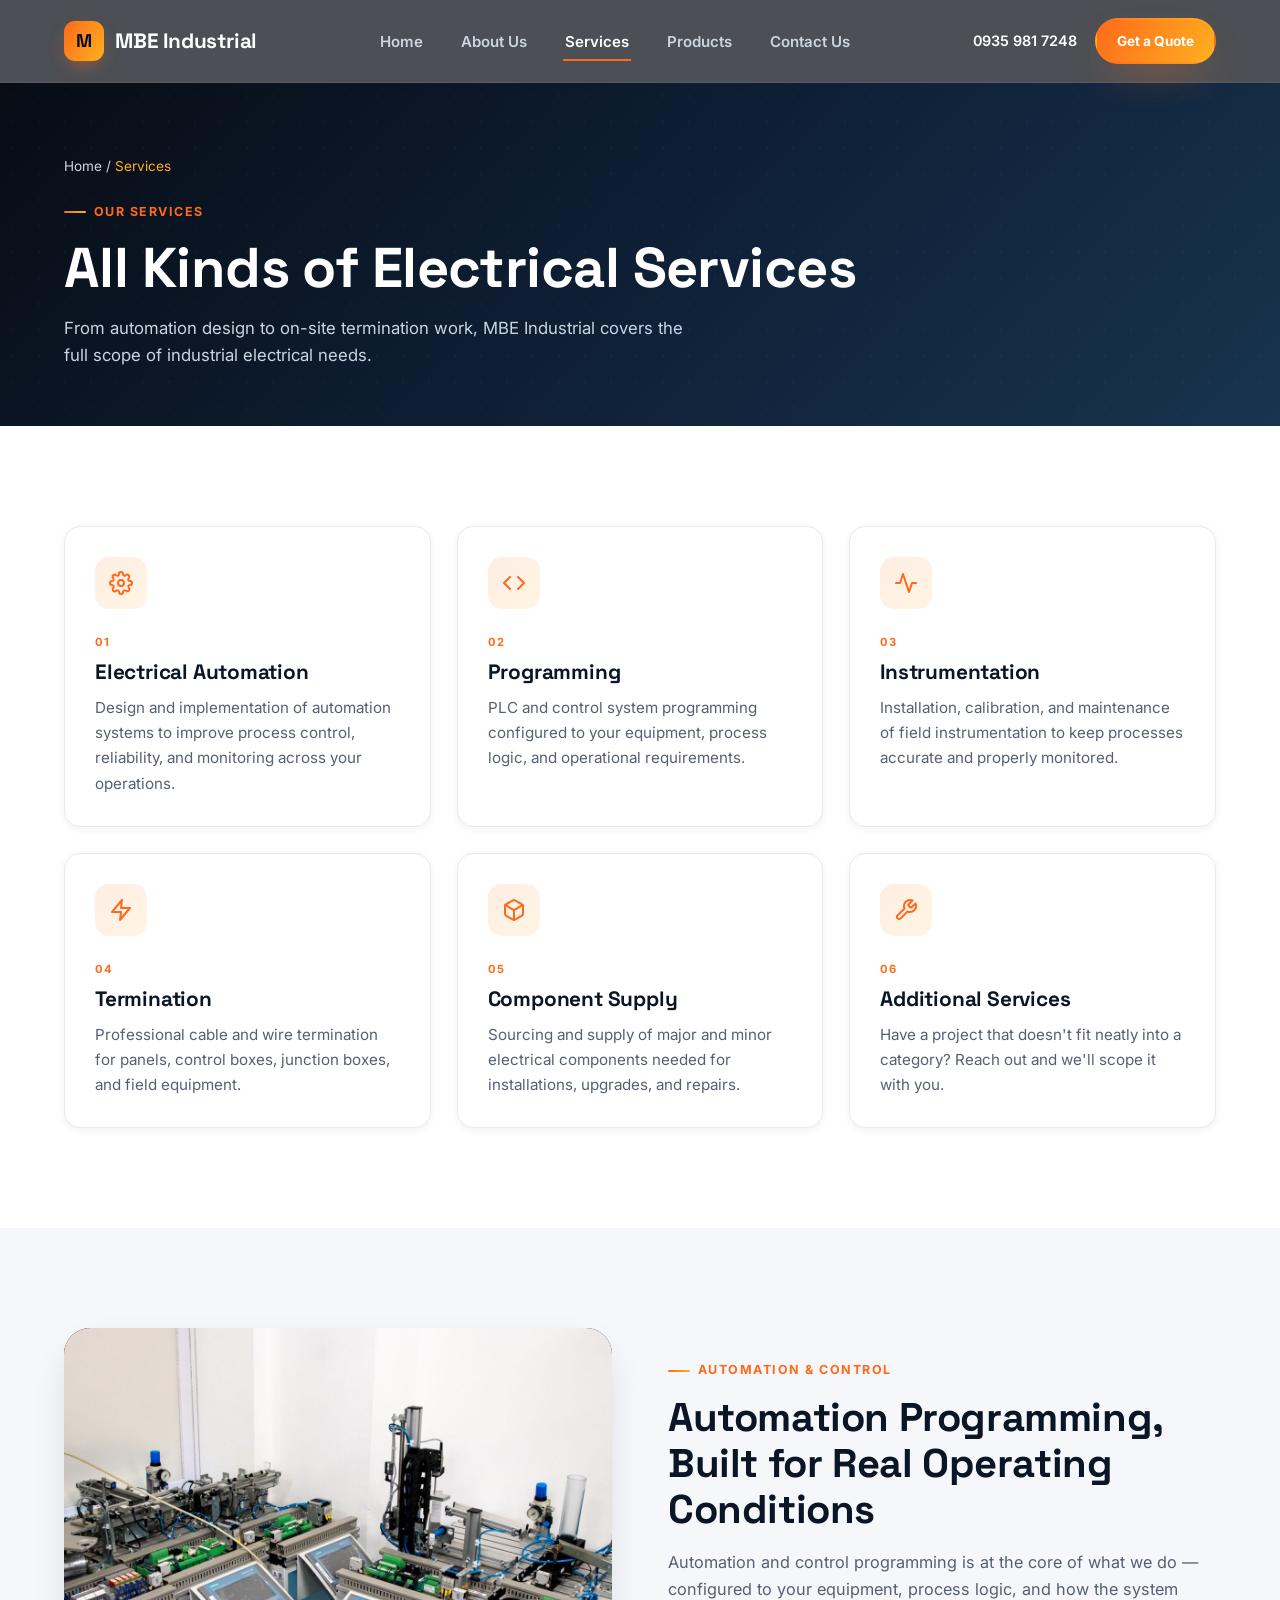
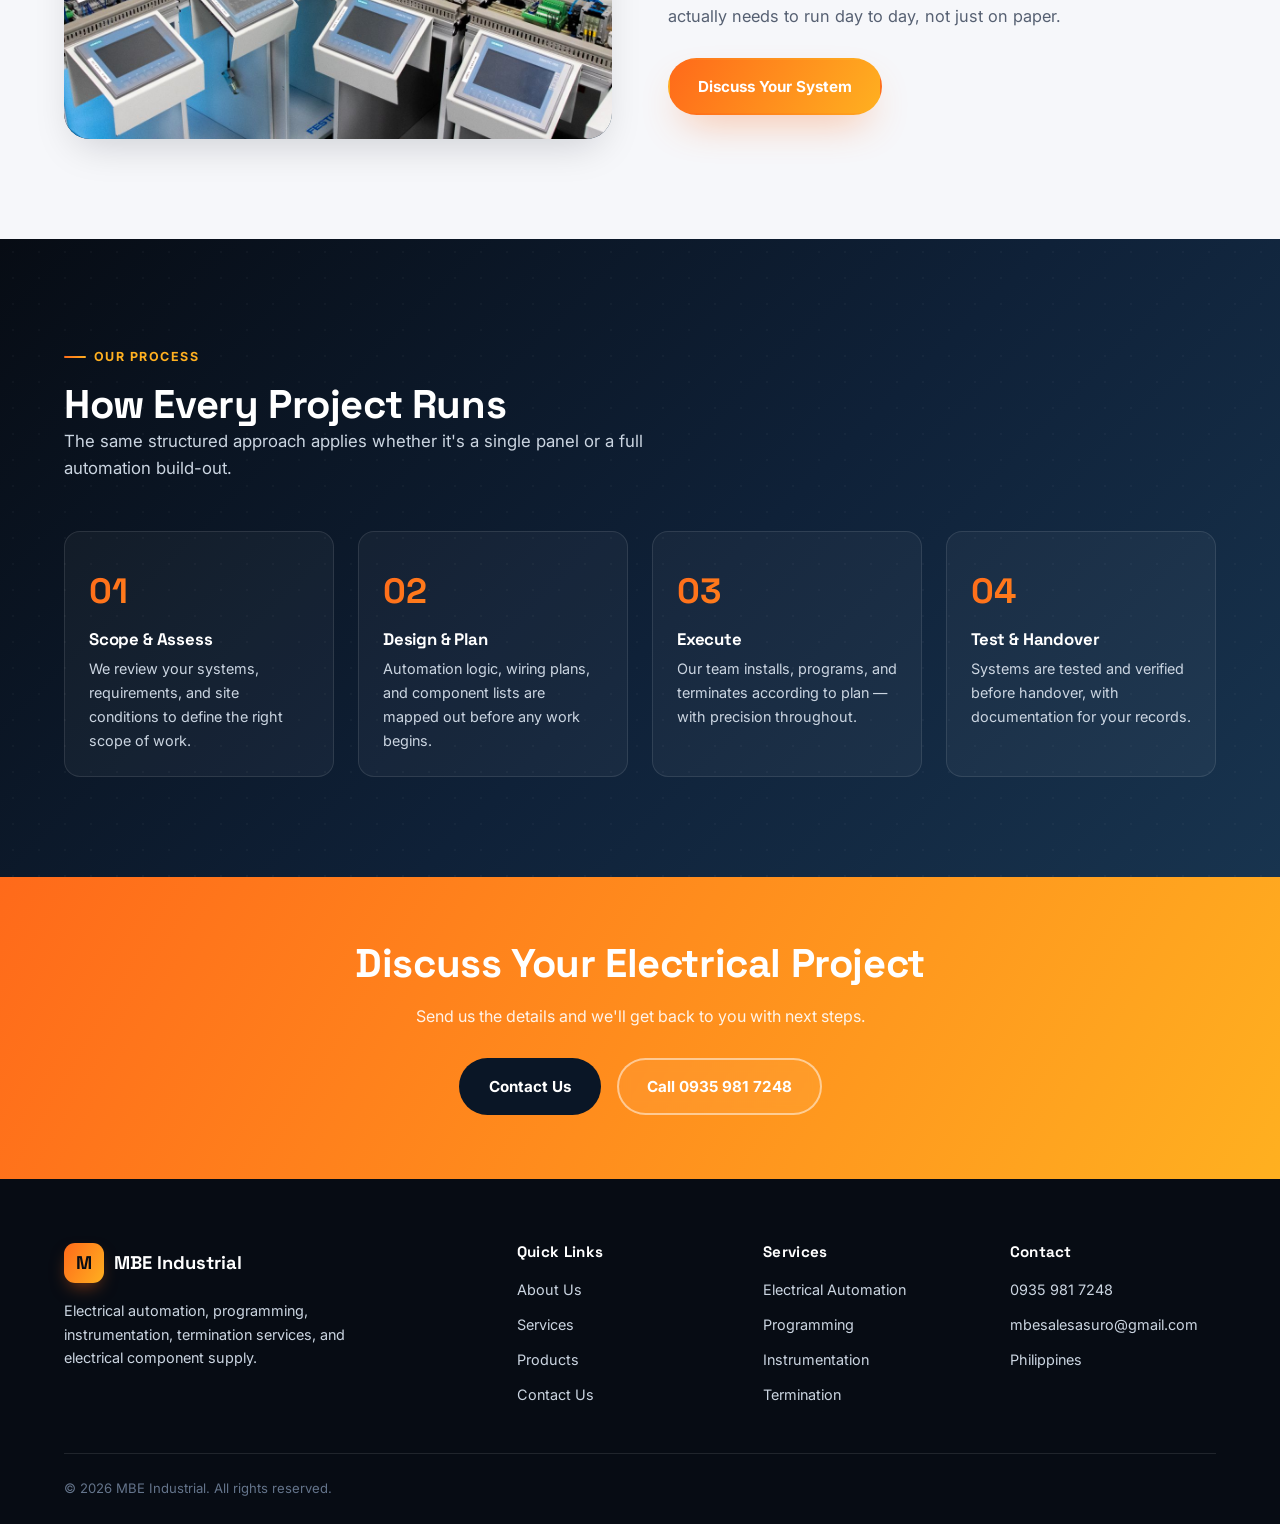
<file: services.html>
<!DOCTYPE html>
<html lang="en">
<head>
<meta charset="UTF-8" />
<meta name="viewport" content="width=device-width, initial-scale=1.0" />
<title>Services | MBE Industrial</title>
<meta name="description" content="Electrical automation, programming, instrumentation, and termination services from MBE Industrial." />
<link rel="preconnect" href="https://fonts.googleapis.com">
<link rel="preconnect" href="https://fonts.gstatic.com" crossorigin>
<link href="https://fonts.googleapis.com/css2?family=Space+Grotesk:wght@500;600;700&family=Inter:wght@400;500;600;700;800&display=swap" rel="stylesheet">
<link rel="stylesheet" href="css/style.css?v=5" />
</head>
<body>

<header class="site-header">
  <nav class="nav container">
    <a href="index.html" class="brand">
      <span class="brand__mark">M</span>
      MBE Industrial
    </a>
    <ul class="nav__links">
      <li><a href="index.html">Home</a></li>
      <li><a href="about.html">About Us</a></li>
      <li><a href="services.html">Services</a></li>
      <li><a href="products.html">Products</a></li>
      <li><a href="contact.html">Contact Us</a></li>
    </ul>
    <div class="nav__cta">
      <a href="tel:+639359817248" class="nav__phone">0935 981 7248</a>
      <a href="contact.html" class="btn btn--primary btn--sm">Get a Quote</a>
      <button class="nav__toggle" aria-label="Toggle menu">
        <span></span><span></span><span></span>
      </button>
    </div>
  </nav>
</header>

<section class="page-header">
  <div class="container">
    <div class="breadcrumb">Home / <span>Services</span></div>
    <span class="eyebrow">Our Services</span>
    <h1>All Kinds of Electrical Services</h1>
    <p>From automation design to on-site termination work, MBE Industrial covers the full scope of industrial electrical needs.</p>
  </div>
</section>

<section class="section">
  <div class="container">
    <div class="grid grid--3">
      <div class="card reveal">
        <div class="card__icon">
          <svg viewBox="0 0 24 24" fill="none" stroke="currentColor" stroke-width="2" stroke-linecap="round" stroke-linejoin="round"><circle cx="12" cy="12" r="3"></circle><path d="M19.4 15a1.65 1.65 0 0 0 .33 1.82l.06.06a2 2 0 1 1-2.83 2.83l-.06-.06a1.65 1.65 0 0 0-1.82-.33 1.65 1.65 0 0 0-1 1.51V21a2 2 0 0 1-4 0v-.09A1.65 1.65 0 0 0 9 19.4a1.65 1.65 0 0 0-1.82.33l-.06.06a2 2 0 1 1-2.83-2.83l.06-.06a1.65 1.65 0 0 0 .33-1.82 1.65 1.65 0 0 0-1.51-1H3a2 2 0 0 1 0-4h.09A1.65 1.65 0 0 0 4.6 9a1.65 1.65 0 0 0-.33-1.82l-.06-.06a2 2 0 1 1 2.83-2.83l.06.06a1.65 1.65 0 0 0 1.82.33H9a1.65 1.65 0 0 0 1-1.51V3a2 2 0 0 1 4 0v.09a1.65 1.65 0 0 0 1 1.51 1.65 1.65 0 0 0 1.82-.33l.06-.06a2 2 0 1 1 2.83 2.83l-.06.06a1.65 1.65 0 0 0-.33 1.82V9a1.65 1.65 0 0 0 1.51 1H21a2 2 0 0 1 0 4h-.09a1.65 1.65 0 0 0-1.51 1z"></path></svg>
        </div>
        <span class="card__tag">01</span>
        <h3>Electrical Automation</h3>
        <p>Design and implementation of automation systems to improve process control, reliability, and monitoring across your operations.</p>
      </div>
      <div class="card reveal">
        <div class="card__icon">
          <svg viewBox="0 0 24 24" fill="none" stroke="currentColor" stroke-width="2" stroke-linecap="round" stroke-linejoin="round"><polyline points="16 18 22 12 16 6"></polyline><polyline points="8 6 2 12 8 18"></polyline></svg>
        </div>
        <span class="card__tag">02</span>
        <h3>Programming</h3>
        <p>PLC and control system programming configured to your equipment, process logic, and operational requirements.</p>
      </div>
      <div class="card reveal">
        <div class="card__icon">
          <svg viewBox="0 0 24 24" fill="none" stroke="currentColor" stroke-width="2" stroke-linecap="round" stroke-linejoin="round"><polyline points="22 12 18 12 15 21 9 3 6 12 2 12"></polyline></svg>
        </div>
        <span class="card__tag">03</span>
        <h3>Instrumentation</h3>
        <p>Installation, calibration, and maintenance of field instrumentation to keep processes accurate and properly monitored.</p>
      </div>
      <div class="card reveal">
        <div class="card__icon">
          <svg viewBox="0 0 24 24" fill="none" stroke="currentColor" stroke-width="2" stroke-linecap="round" stroke-linejoin="round"><polygon points="13 2 3 14 12 14 11 22 21 10 12 10 13 2"></polygon></svg>
        </div>
        <span class="card__tag">04</span>
        <h3>Termination</h3>
        <p>Professional cable and wire termination for panels, control boxes, junction boxes, and field equipment.</p>
      </div>
      <div class="card reveal">
        <div class="card__icon">
          <svg viewBox="0 0 24 24" fill="none" stroke="currentColor" stroke-width="2" stroke-linecap="round" stroke-linejoin="round"><path d="M21 16V8a2 2 0 0 0-1-1.73l-7-4a2 2 0 0 0-2 0l-7 4A2 2 0 0 0 3 8v8a2 2 0 0 0 1 1.73l7 4a2 2 0 0 0 2 0l7-4A2 2 0 0 0 21 16z"></path><polyline points="3.27 6.96 12 12.01 20.73 6.96"></polyline><line x1="12" y1="22.08" x2="12" y2="12"></line></svg>
        </div>
        <span class="card__tag">05</span>
        <h3>Component Supply</h3>
        <p>Sourcing and supply of major and minor electrical components needed for installations, upgrades, and repairs.</p>
      </div>
      <div class="card reveal">
        <div class="card__icon">
          <svg viewBox="0 0 24 24" fill="none" stroke="currentColor" stroke-width="2" stroke-linecap="round" stroke-linejoin="round"><path d="M14.7 6.3a1 1 0 0 0 0 1.4l1.6 1.6a1 1 0 0 0 1.4 0l3.77-3.77a6 6 0 0 1-7.94 7.94l-6.91 6.91a2.12 2.12 0 0 1-3-3l6.91-6.91a6 6 0 0 1 7.94-7.94l-3.76 3.76z"></path></svg>
        </div>
        <span class="card__tag">06</span>
        <h3>Additional Services</h3>
        <p>Have a project that doesn't fit neatly into a category? Reach out and we'll scope it with you.</p>
      </div>
    </div>
  </div>
</section>

<section class="section section--muted">
  <div class="container split reveal">
    <div class="split__media">
      <img src="images/automation.jpg" alt="Industrial automation and PLC control workstations" loading="lazy" />
    </div>
    <div>
      <span class="eyebrow">Automation &amp; Control</span>
      <h2>Automation Programming, Built for Real Operating Conditions</h2>
      <p style="margin-top:16px; color:var(--text-muted); font-size:1.02rem;">Automation and control programming is at the core of what we do &mdash; configured to your equipment, process logic, and how the system actually needs to run day to day, not just on paper.</p>
      <div class="btn-row" style="margin-top:28px;">
        <a href="contact.html" class="btn btn--primary">Discuss Your System</a>
      </div>
    </div>
  </div>
</section>

<section class="section section--dark">
  <div class="container">
    <div class="section-head reveal">
      <span class="eyebrow">Our Process</span>
      <h2>How Every Project Runs</h2>
      <p>The same structured approach applies whether it's a single panel or a full automation build-out.</p>
    </div>
    <div class="steps reveal">
      <div class="step">
        <span class="step__index">01</span>
        <h3>Scope &amp; Assess</h3>
        <p>We review your systems, requirements, and site conditions to define the right scope of work.</p>
      </div>
      <div class="step">
        <span class="step__index">02</span>
        <h3>Design &amp; Plan</h3>
        <p>Automation logic, wiring plans, and component lists are mapped out before any work begins.</p>
      </div>
      <div class="step">
        <span class="step__index">03</span>
        <h3>Execute</h3>
        <p>Our team installs, programs, and terminates according to plan &mdash; with precision throughout.</p>
      </div>
      <div class="step">
        <span class="step__index">04</span>
        <h3>Test &amp; Handover</h3>
        <p>Systems are tested and verified before handover, with documentation for your records.</p>
      </div>
    </div>
  </div>
</section>

<section class="cta-band">
  <div class="container">
    <h2>Discuss Your Electrical Project</h2>
    <p>Send us the details and we'll get back to you with next steps.</p>
    <div class="btn-row">
      <a href="contact.html" class="btn btn--dark">Contact Us</a>
      <a href="tel:+639359817248" class="btn btn--outline">Call 0935 981 7248</a>
    </div>
  </div>
</section>

<footer class="site-footer">
  <div class="container">
    <div class="footer-grid">
      <div>
        <div class="footer-brand">
          <span class="brand__mark">M</span>
          MBE Industrial
        </div>
        <p>Electrical automation, programming, instrumentation, termination services, and electrical component supply.</p>
      </div>
      <div>
        <h4>Quick Links</h4>
        <ul>
          <li><a href="about.html">About Us</a></li>
          <li><a href="services.html">Services</a></li>
          <li><a href="products.html">Products</a></li>
          <li><a href="contact.html">Contact Us</a></li>
        </ul>
      </div>
      <div>
        <h4>Services</h4>
        <ul>
          <li>Electrical Automation</li>
          <li>Programming</li>
          <li>Instrumentation</li>
          <li>Termination</li>
        </ul>
      </div>
      <div>
        <h4>Contact</h4>
        <ul>
          <li><a href="tel:+639359817248">0935 981 7248</a></li>
          <li><a href="mailto:mbesalesasuro@gmail.com">mbesalesasuro@gmail.com</a></li>
          <li><span>Philippines</span></li>
        </ul>
      </div>
    </div>
    <div class="footer-bottom">
      <span>&copy; <span id="year"></span> MBE Industrial. All rights reserved.</span>
    </div>
  </div>
</footer>

<script src="js/script.js?v=5"></script>
</body>
</html>
</file>
<file: css/style.css>
/* ===================================================
   MBE Industrial — Stylesheet
   Fonts: Space Grotesk (display), Inter (body)
   =================================================== */

:root {
  --ink: #070c14;
  --navy: #0a1626;
  --navy-2: #0f2138;
  --navy-3: #18344f;
  --steel: #64748b;
  --steel-light: #cbd5e1;
  --line: #e7eaf0;
  --line-soft: #eef1f5;

  --orange: #ff6a1a;
  --orange-dark: #e0530e;
  --amber: #ffb020;

  --white: #ffffff;
  --off-white: #f6f7fa;
  --text: #10182b;
  --text-muted: #566072;

  --radius-sm: 10px;
  --radius: 16px;
  --radius-lg: 26px;
  --radius-pill: 999px;

  --max-width: 1200px;

  --shadow-sm: 0 2px 8px rgba(7, 12, 20, 0.06);
  --shadow: 0 16px 40px -12px rgba(7, 12, 20, 0.18);
  --shadow-lg: 0 30px 70px -20px rgba(7, 12, 20, 0.35);
  --shadow-glow: 0 18px 40px -14px rgba(255, 106, 26, 0.45);

  --grad-accent: linear-gradient(120deg, var(--orange) 0%, var(--amber) 100%);
  --grad-navy: linear-gradient(135deg, var(--ink) 0%, var(--navy-2) 55%, var(--navy-3) 100%);
}

* {
  box-sizing: border-box;
  margin: 0;
  padding: 0;
}

html {
  scroll-behavior: smooth;
}

body {
  font-family: "Inter", "Segoe UI", Roboto, Helvetica, Arial, sans-serif;
  color: var(--text);
  background: var(--white);
  line-height: 1.65;
  -webkit-font-smoothing: antialiased;
}

img {
  max-width: 100%;
  display: block;
}

a {
  color: inherit;
  text-decoration: none;
}

ul {
  list-style: none;
}

button {
  font-family: inherit;
}

.container {
  max-width: var(--max-width);
  margin: 0 auto;
  padding: 0 24px;
}

h1, h2, h3, h4 {
  font-family: "Space Grotesk", "Inter", sans-serif;
  font-weight: 700;
  line-height: 1.15;
  color: var(--navy);
  letter-spacing: -0.01em;
}

h1 { font-size: clamp(2.25rem, 4.4vw, 3.5rem); }
h2 { font-size: clamp(1.75rem, 3.2vw, 2.5rem); }
h3 { font-size: 1.3rem; }

.text-gradient {
  background: var(--grad-accent);
  -webkit-background-clip: text;
  background-clip: text;
  color: transparent;
}

.eyebrow {
  display: inline-flex;
  align-items: center;
  gap: 8px;
  color: var(--orange);
  font-weight: 700;
  letter-spacing: 0.12em;
  text-transform: uppercase;
  font-size: 0.78rem;
  margin-bottom: 14px;
}

.eyebrow::before {
  content: "";
  width: 22px;
  height: 2px;
  background: var(--grad-accent);
  border-radius: 2px;
}

.section {
  padding: 100px 0;
}

.section--tight {
  padding: 64px 0;
}

.section--muted {
  background: var(--off-white);
}

.section--dark {
  background: var(--grad-navy);
  color: var(--steel-light);
  position: relative;
  overflow: hidden;
}

.section--dark::before {
  content: "";
  position: absolute;
  inset: 0;
  background-image: radial-gradient(rgba(255, 255, 255, 0.06) 1px, transparent 1px);
  background-size: 26px 26px;
  opacity: 0.5;
  pointer-events: none;
}

.section--dark .container {
  position: relative;
  z-index: 1;
}

.section--dark h2 {
  color: var(--white);
}

.section--dark .eyebrow {
  color: var(--amber);
}

.section-head {
  max-width: 640px;
  margin-bottom: 48px;
}

.section-head p {
  color: var(--text-muted);
  font-size: 1.05rem;
}

.section--dark .section-head p {
  color: var(--steel-light);
}

.section-head--center {
  max-width: 680px;
  margin-left: auto;
  margin-right: auto;
  text-align: center;
}

.section-head--split {
  display: flex;
  align-items: flex-end;
  justify-content: space-between;
  gap: 24px;
  max-width: none;
}

/* Buttons */
.btn {
  display: inline-flex;
  align-items: center;
  gap: 10px;
  padding: 14px 28px;
  border-radius: var(--radius-pill);
  font-weight: 700;
  font-size: 0.95rem;
  border: 2px solid transparent;
  cursor: pointer;
  transition: transform 0.2s ease, box-shadow 0.2s ease, background 0.2s ease, color 0.2s ease, border-color 0.2s ease;
  white-space: nowrap;
}

.btn:hover {
  transform: translateY(-2px);
}

.btn--primary {
  background: var(--grad-accent);
  color: var(--white);
  box-shadow: var(--shadow-glow);
}

.btn--primary:hover {
  box-shadow: 0 22px 46px -14px rgba(255, 106, 26, 0.6);
}

.btn--dark {
  background: var(--navy);
  color: var(--white);
}

.btn--dark:hover {
  background: var(--ink);
}

.btn--outline {
  background: rgba(255, 255, 255, 0.05);
  border-color: rgba(255, 255, 255, 0.35);
  color: var(--white);
  backdrop-filter: blur(6px);
}

.btn--outline:hover {
  background: var(--white);
  color: var(--navy);
  border-color: var(--white);
}

.btn--outline-dark {
  background: transparent;
  border-color: var(--line);
  color: var(--navy);
}

.btn--outline-dark:hover {
  background: var(--navy);
  border-color: var(--navy);
  color: var(--white);
}

.btn--sm {
  padding: 10px 20px;
  font-size: 0.85rem;
}

.btn-row {
  display: flex;
  gap: 16px;
  flex-wrap: wrap;
}

/* Header */
.site-header {
  position: sticky;
  top: 0;
  z-index: 100;
  background: rgba(7, 12, 20, 0.72);
  backdrop-filter: blur(14px);
  border-bottom: 1px solid rgba(255, 255, 255, 0.08);
  transition: background 0.25s ease, box-shadow 0.25s ease;
}

.site-header.is-scrolled {
  background: rgba(7, 12, 20, 0.94);
  box-shadow: 0 8px 24px rgba(0, 0, 0, 0.25);
}

.nav {
  display: flex;
  align-items: center;
  justify-content: space-between;
  padding: 18px 24px;
}

.brand {
  display: flex;
  align-items: center;
  gap: 11px;
  color: var(--white);
  font-family: "Space Grotesk", sans-serif;
  font-weight: 700;
  font-size: 1.3rem;
  letter-spacing: -0.01em;
}

.brand__mark {
  width: 40px;
  height: 40px;
  border-radius: 11px;
  background: var(--grad-accent);
  display: flex;
  align-items: center;
  justify-content: center;
  color: var(--ink);
  font-weight: 800;
  font-size: 1.15rem;
  box-shadow: 0 8px 18px -6px rgba(255, 106, 26, 0.55);
}

.nav__links {
  display: flex;
  gap: 34px;
  align-items: center;
}

.nav__links a {
  color: var(--steel-light);
  font-weight: 600;
  font-size: 0.94rem;
  padding: 8px 2px;
  border-bottom: 2px solid transparent;
  transition: color 0.15s ease, border-color 0.15s ease;
}

.nav__links a:hover,
.nav__links a.is-active {
  color: var(--white);
  border-color: var(--orange);
}

.nav__cta {
  display: flex;
  align-items: center;
  gap: 18px;
}

.nav__phone {
  display: flex;
  align-items: center;
  gap: 8px;
  color: var(--white);
  font-weight: 600;
  font-size: 0.9rem;
}

.nav__toggle {
  display: none;
  flex-direction: column;
  gap: 5px;
  background: none;
  border: none;
  cursor: pointer;
  padding: 6px;
}

.nav__toggle span {
  width: 24px;
  height: 2px;
  background: var(--white);
}

/* Hero */
.hero {
  background:
    linear-gradient(135deg, rgba(6,10,17,0.94) 0%, rgba(10,22,38,0.9) 45%, rgba(24,52,79,0.82) 100%),
    url("../images/hero-electrical.jpg");
  background-size: cover;
  background-position: center;
  color: var(--white);
  padding: 76px 0 100px;
  position: relative;
  overflow: hidden;
}

.hero::after {
  content: "";
  position: absolute;
  right: -160px;
  top: -120px;
  width: 520px;
  height: 520px;
  border-radius: 50%;
  background: radial-gradient(circle, rgba(255,106,26,0.28) 0%, rgba(255,106,26,0) 70%);
  pointer-events: none;
}

.hero::before {
  content: "";
  position: absolute;
  left: -180px;
  bottom: -160px;
  width: 460px;
  height: 460px;
  border-radius: 50%;
  background: radial-gradient(circle, rgba(255,176,32,0.16) 0%, rgba(255,176,32,0) 70%);
  pointer-events: none;
}

.hero__grid {
  display: grid;
  grid-template-columns: 1.15fr 0.85fr;
  gap: 56px;
  align-items: center;
  position: relative;
  z-index: 1;
}

.hero h1 {
  color: var(--white);
  margin-top: 4px;
}

.hero p.lead {
  color: var(--steel-light);
  font-size: 1.15rem;
  max-width: 540px;
  margin: 20px 0 32px;
}

.hero__badges {
  display: flex;
  flex-wrap: wrap;
  gap: 12px;
  margin-top: 36px;
}

.hero__badge {
  display: flex;
  align-items: center;
  gap: 8px;
  padding: 9px 16px;
  border-radius: var(--radius-pill);
  background: rgba(255, 255, 255, 0.06);
  border: 1px solid rgba(255, 255, 255, 0.14);
  font-size: 0.82rem;
  font-weight: 600;
  color: var(--steel-light);
}

.hero__badge svg {
  width: 15px;
  height: 15px;
  color: var(--amber);
  flex-shrink: 0;
}

.hero__panel {
  background: rgba(255, 255, 255, 0.07);
  border: 1px solid rgba(255, 255, 255, 0.16);
  border-radius: var(--radius-lg);
  padding: 32px;
  backdrop-filter: blur(10px);
  box-shadow: var(--shadow-lg);
}

.hero__panel h3 {
  color: var(--white);
  margin-bottom: 6px;
}

.hero__panel .panel-sub {
  color: var(--steel-light);
  font-size: 0.88rem;
  margin-bottom: 20px;
}

.hero__panel ul li {
  display: flex;
  align-items: baseline;
  gap: 10px;
  padding: 8px 0;
  border-bottom: 1px solid rgba(255,255,255,0.08);
  color: var(--steel-light);
}

.hero__panel ul li:last-child {
  border-bottom: none;
}

.hero__panel ul li::before {
  content: "\2192";
  color: var(--orange);
  font-weight: 700;
}

.quote-form {
  display: flex;
  flex-direction: column;
  gap: 16px;
}

.form-field {
  display: flex;
  flex-direction: column;
  gap: 6px;
}

.form-field label {
  font-size: 0.83rem;
  font-weight: 600;
  color: var(--steel-light);
}

.form-field input,
.form-field textarea {
  background: rgba(255, 255, 255, 0.97);
  border: 1px solid rgba(255, 255, 255, 0.25);
  border-radius: var(--radius-sm);
  padding: 12px 14px;
  font-family: inherit;
  font-size: 0.95rem;
  color: var(--text);
  resize: vertical;
}

.form-field input:focus,
.form-field textarea:focus {
  outline: 2px solid var(--orange);
  outline-offset: 1px;
}

.quote-form__submit {
  width: 100%;
  justify-content: center;
  border: none;
  margin-top: 2px;
}

/* Capability strip */
.capability-strip {
  background: var(--ink);
  border-top: 1px solid rgba(255,255,255,0.08);
  border-bottom: 1px solid rgba(255,255,255,0.08);
  padding: 22px 0;
  overflow: hidden;
}

.capability-strip__track {
  display: flex;
  flex-wrap: wrap;
  justify-content: center;
  gap: 12px 36px;
}

.capability-strip__item {
  display: flex;
  align-items: center;
  gap: 10px;
  color: var(--steel-light);
  font-weight: 600;
  font-size: 0.88rem;
  letter-spacing: 0.02em;
}

.capability-strip__item svg {
  width: 17px;
  height: 17px;
  color: var(--amber);
}

/* Cards */
.grid {
  display: grid;
  gap: 26px;
}

.grid--3 {
  grid-template-columns: repeat(3, 1fr);
}

.grid--2 {
  grid-template-columns: repeat(2, 1fr);
}

.grid--4 {
  grid-template-columns: repeat(4, 1fr);
}

.card {
  background: var(--white);
  border: 1px solid var(--line);
  border-radius: var(--radius);
  padding: 30px;
  box-shadow: var(--shadow-sm);
  transition: transform 0.22s ease, box-shadow 0.22s ease, border-color 0.22s ease;
}

.card:hover {
  transform: translateY(-6px);
  box-shadow: var(--shadow);
  border-color: rgba(255, 106, 26, 0.25);
}

.card__icon {
  width: 52px;
  height: 52px;
  border-radius: 14px;
  background: linear-gradient(135deg, rgba(255,106,26,0.12), rgba(255,176,32,0.12));
  color: var(--orange);
  display: flex;
  align-items: center;
  justify-content: center;
  margin-bottom: 18px;
}

.card__icon svg {
  width: 24px;
  height: 24px;
}

.card__tag {
  display: inline-block;
  font-size: 0.7rem;
  font-weight: 700;
  letter-spacing: 0.08em;
  text-transform: uppercase;
  color: var(--orange);
  margin-bottom: 10px;
}

.card p {
  color: var(--text-muted);
  font-size: 0.95rem;
  margin-top: 10px;
}

.card--dark {
  background: rgba(255, 255, 255, 0.04);
  border-color: rgba(255, 255, 255, 0.1);
}

.card--dark h3 {
  color: var(--white);
}

.card--dark p {
  color: var(--steel-light);
}

/* Why choose us */
.feature-row {
  display: flex;
  gap: 20px;
  padding: 26px 0;
  border-bottom: 1px solid var(--line);
}

.feature-row:last-child {
  border-bottom: none;
}

.feature-row__icon {
  width: 48px;
  height: 48px;
  border-radius: 13px;
  background: linear-gradient(135deg, rgba(255,106,26,0.12), rgba(255,176,32,0.12));
  color: var(--orange);
  display: flex;
  align-items: center;
  justify-content: center;
  flex-shrink: 0;
}

.feature-row__icon svg {
  width: 22px;
  height: 22px;
}

.feature-row p {
  color: var(--text-muted);
  margin-top: 6px;
  font-size: 0.95rem;
}

/* Process steps */
.steps {
  display: grid;
  grid-template-columns: repeat(4, 1fr);
  gap: 24px;
  counter-reset: step;
  margin-top: 12px;
}

.step {
  position: relative;
  padding: 30px 24px 24px;
  background: rgba(255, 255, 255, 0.04);
  border: 1px solid rgba(255, 255, 255, 0.1);
  border-radius: var(--radius);
}

.step__index {
  font-family: "Space Grotesk", sans-serif;
  font-size: 2.2rem;
  font-weight: 700;
  background: var(--grad-accent);
  -webkit-background-clip: text;
  background-clip: text;
  color: transparent;
  margin-bottom: 10px;
  display: block;
}

.step h3 {
  color: var(--white);
  font-size: 1.05rem;
  margin-bottom: 8px;
}

.step p {
  color: var(--steel-light);
  font-size: 0.9rem;
}

/* Testimonials */
.testimonial-card {
  background: var(--white);
  border: 1px solid var(--line);
  border-radius: var(--radius);
  padding: 32px;
  box-shadow: var(--shadow-sm);
  display: flex;
  flex-direction: column;
  gap: 18px;
}

.testimonial-card__stars {
  display: flex;
  gap: 4px;
  color: var(--amber);
}

.testimonial-card__stars svg {
  width: 16px;
  height: 16px;
}

.testimonial-card__quote {
  color: var(--text);
  font-size: 1rem;
  line-height: 1.7;
}

.testimonial-card__author {
  display: flex;
  align-items: center;
  gap: 12px;
  margin-top: auto;
}

.testimonial-card__avatar {
  width: 42px;
  height: 42px;
  border-radius: 50%;
  background: var(--grad-accent);
  color: var(--white);
  display: flex;
  align-items: center;
  justify-content: center;
  font-weight: 700;
  font-family: "Space Grotesk", sans-serif;
  flex-shrink: 0;
}

.testimonial-card__author strong {
  display: block;
  font-size: 0.92rem;
  color: var(--navy);
}

.testimonial-card__author span {
  font-size: 0.82rem;
  color: var(--text-muted);
}

.testimonial-note {
  margin-top: 32px;
  font-size: 0.82rem;
  color: var(--text-muted);
  text-align: center;
}

/* FAQ */
.faq-list {
  display: flex;
  flex-direction: column;
  gap: 14px;
}

.faq-item {
  background: var(--white);
  border: 1px solid var(--line);
  border-radius: var(--radius);
  padding: 6px 26px;
  transition: border-color 0.2s ease;
}

.faq-item[open] {
  border-color: rgba(255, 106, 26, 0.3);
  box-shadow: var(--shadow-sm);
}

.faq-item summary {
  cursor: pointer;
  list-style: none;
  padding: 20px 0;
  font-weight: 700;
  font-family: "Space Grotesk", sans-serif;
  color: var(--navy);
  display: flex;
  align-items: center;
  justify-content: space-between;
  gap: 16px;
}

.faq-item summary::-webkit-details-marker {
  display: none;
}

.faq-item__icon {
  width: 30px;
  height: 30px;
  border-radius: 50%;
  background: var(--off-white);
  color: var(--orange);
  display: flex;
  align-items: center;
  justify-content: center;
  flex-shrink: 0;
  transition: transform 0.25s ease, background 0.25s ease;
}

.faq-item[open] .faq-item__icon {
  transform: rotate(45deg);
  background: var(--grad-accent);
  color: var(--white);
}

.faq-item__body {
  padding: 0 0 22px;
  color: var(--text-muted);
  font-size: 0.95rem;
}

/* Page header (interior pages) */
.page-header {
  background: var(--grad-navy);
  color: var(--white);
  padding: 72px 0 56px;
  position: relative;
  overflow: hidden;
}

.page-header::before {
  content: "";
  position: absolute;
  inset: 0;
  background-image: radial-gradient(rgba(255, 255, 255, 0.06) 1px, transparent 1px);
  background-size: 26px 26px;
  opacity: 0.5;
  pointer-events: none;
}

.page-header .container {
  position: relative;
  z-index: 1;
}

.page-header h1 {
  color: var(--white);
}

.page-header p {
  color: var(--steel-light);
  max-width: 620px;
  margin-top: 14px;
  font-size: 1.05rem;
}

.breadcrumb {
  color: var(--steel-light);
  font-size: 0.85rem;
  margin-bottom: 16px;
}

.breadcrumb span {
  color: var(--amber);
}

/* About page */
.stats {
  display: grid;
  grid-template-columns: repeat(4, 1fr);
  gap: 20px;
  margin-top: 40px;
}

.stat {
  text-align: center;
  padding: 24px 12px;
  background: var(--white);
  border-radius: var(--radius);
  border: 1px solid var(--line);
}

.stat strong {
  display: block;
  font-family: "Space Grotesk", sans-serif;
  font-size: 1.9rem;
  background: var(--grad-accent);
  -webkit-background-clip: text;
  background-clip: text;
  color: transparent;
}

.stat span {
  color: var(--text-muted);
  font-size: 0.85rem;
}

.values-list li {
  display: flex;
  gap: 16px;
  padding: 18px 0;
  border-bottom: 1px solid var(--line);
}

.values-list li:last-child {
  border-bottom: none;
}

.values-list .num {
  font-family: "Space Grotesk", sans-serif;
  background: var(--grad-accent);
  -webkit-background-clip: text;
  background-clip: text;
  color: transparent;
  font-weight: 800;
  font-size: 1.2rem;
  min-width: 34px;
}

.split {
  display: grid;
  grid-template-columns: 1fr 1fr;
  gap: 56px;
  align-items: center;
}

.split img,
.split .split__media {
  border-radius: var(--radius-lg);
  box-shadow: var(--shadow);
}

.split__media {
  aspect-ratio: 4/3;
  background: var(--grad-navy);
  position: relative;
  overflow: hidden;
}

.split__media img {
  width: 100%;
  height: 100%;
  object-fit: cover;
  border-radius: 0;
  box-shadow: none;
}

.media-banner {
  aspect-ratio: 21/7;
  border-radius: var(--radius-lg);
  box-shadow: var(--shadow);
  overflow: hidden;
  position: relative;
}

.media-banner img {
  width: 100%;
  height: 100%;
  object-fit: cover;
}

@media (max-width: 720px) {
  .media-banner {
    aspect-ratio: 4/3;
  }
}

/* Products */
.product-list li {
  padding: 13px 0 13px 30px;
  position: relative;
  border-bottom: 1px solid var(--line);
  color: var(--text);
  font-size: 0.97rem;
}

.product-list li:last-child {
  border-bottom: none;
}

.product-list li::before {
  content: "";
  position: absolute;
  left: 0;
  top: 19px;
  width: 16px;
  height: 16px;
  border-radius: 5px;
  background: var(--grad-accent);
}

.product-list li::after {
  content: "\2713";
  position: absolute;
  left: 2.5px;
  top: 18.5px;
  color: var(--white);
  font-size: 0.6rem;
  font-weight: 800;
}

/* Contact */
.contact-grid {
  display: grid;
  grid-template-columns: 0.85fr 1.15fr;
  gap: 32px;
}

.contact-card {
  background: var(--white);
  border: 1px solid var(--line);
  border-radius: var(--radius);
  padding: 32px;
  box-shadow: var(--shadow-sm);
}

.contact-item {
  display: flex;
  gap: 16px;
  align-items: flex-start;
  padding: 18px 0;
  border-bottom: 1px solid var(--line);
}

.contact-item:last-child {
  border-bottom: none;
}

.contact-item__icon {
  width: 44px;
  height: 44px;
  border-radius: 12px;
  background: linear-gradient(135deg, rgba(255,106,26,0.12), rgba(255,176,32,0.12));
  color: var(--orange);
  display: flex;
  align-items: center;
  justify-content: center;
  flex-shrink: 0;
}

.contact-item__icon svg {
  width: 20px;
  height: 20px;
}

.contact-item strong {
  display: block;
  color: var(--navy);
  font-size: 0.95rem;
}

.contact-item a,
.contact-item span {
  color: var(--text-muted);
  font-size: 0.95rem;
}

.contact-item a:hover {
  color: var(--orange);
}

.contact-form-card {
  background: var(--white);
  border: 1px solid var(--line);
  border-radius: var(--radius);
  padding: 32px;
  box-shadow: var(--shadow-sm);
}

.contact-form-card .form-field label {
  color: var(--text-muted);
}

.contact-form-card .form-field input,
.contact-form-card .form-field textarea {
  background: var(--off-white);
  border: 1px solid var(--line);
  color: var(--text);
}

.contact-form-card .quote-form {
  gap: 18px;
}

.form-row {
  display: grid;
  grid-template-columns: 1fr 1fr;
  gap: 16px;
}

/* CTA band */
.cta-band {
  background: var(--grad-accent);
  color: var(--white);
  padding: 64px 0;
  text-align: center;
  position: relative;
  overflow: hidden;
}

.cta-band h2 {
  color: var(--white);
  margin-bottom: 16px;
}

.cta-band p {
  color: rgba(255,255,255,0.9);
  max-width: 560px;
  margin: 0 auto 28px;
}

.cta-band .btn-row {
  justify-content: center;
}

.cta-band .btn--outline {
  border-color: rgba(255,255,255,0.5);
}

/* Footer */
.site-footer {
  background: var(--ink);
  color: var(--steel-light);
  padding: 64px 0 24px;
}

.footer-grid {
  display: grid;
  grid-template-columns: 2fr 1fr 1fr 1fr;
  gap: 40px;
  padding-bottom: 36px;
  border-bottom: 1px solid rgba(255,255,255,0.1);
}

.footer-grid h4 {
  color: var(--white);
  margin-bottom: 18px;
  font-size: 0.95rem;
  letter-spacing: 0.02em;
}

.footer-grid p {
  font-size: 0.9rem;
  max-width: 320px;
  color: var(--steel-light);
}

.footer-grid ul li {
  margin-bottom: 11px;
  font-size: 0.9rem;
}

.footer-grid ul li a:hover {
  color: var(--orange);
}

.footer-brand {
  display: flex;
  align-items: center;
  gap: 10px;
  color: var(--white);
  font-family: "Space Grotesk", sans-serif;
  font-weight: 700;
  font-size: 1.15rem;
  margin-bottom: 16px;
}

.footer-social {
  display: flex;
  gap: 10px;
  margin-top: 20px;
}

.footer-social a {
  width: 36px;
  height: 36px;
  border-radius: 50%;
  background: rgba(255,255,255,0.06);
  border: 1px solid rgba(255,255,255,0.12);
  display: flex;
  align-items: center;
  justify-content: center;
  transition: background 0.2s ease, border-color 0.2s ease;
}

.footer-social a svg {
  width: 16px;
  height: 16px;
}

.footer-social a:hover {
  background: var(--grad-accent);
  border-color: transparent;
}

.footer-bottom {
  padding-top: 24px;
  display: flex;
  justify-content: space-between;
  flex-wrap: wrap;
  gap: 8px;
  font-size: 0.82rem;
  color: var(--steel);
}

/* Scroll reveal */
.reveal {
  opacity: 0;
  transform: translateY(22px);
  transition: opacity 0.7s ease, transform 0.7s ease;
}

.reveal.is-visible {
  opacity: 1;
  transform: translateY(0);
}

/* Responsive */
@media (max-width: 1000px) {
  .steps {
    grid-template-columns: repeat(2, 1fr);
  }

  .grid--4 {
    grid-template-columns: repeat(2, 1fr);
  }

  .footer-grid {
    grid-template-columns: 1fr 1fr;
  }
}

@media (max-width: 900px) {
  .hero__grid,
  .contact-grid,
  .split {
    grid-template-columns: 1fr;
  }

  .split {
    gap: 32px;
  }

  .grid--3 {
    grid-template-columns: repeat(2, 1fr);
  }

  .stats {
    grid-template-columns: repeat(2, 1fr);
  }

  .section {
    padding: 72px 0;
  }

  .section-head--split {
    flex-direction: column;
    align-items: flex-start;
  }
}

@media (max-width: 720px) {
  .nav__links,
  .nav__cta .nav__phone {
    display: none;
  }

  .nav__links.is-open {
    display: flex;
    flex-direction: column;
    position: absolute;
    top: 100%;
    left: 0;
    right: 0;
    background: var(--ink);
    padding: 20px 24px;
    gap: 16px;
    box-shadow: 0 8px 16px rgba(0,0,0,0.3);
  }

  .nav__toggle {
    display: flex;
  }

  .grid--3,
  .grid--4,
  .steps,
  .footer-grid {
    grid-template-columns: 1fr;
  }

  .stats {
    grid-template-columns: repeat(2, 1fr);
  }

  .form-row {
    grid-template-columns: 1fr;
  }
}
</file>
